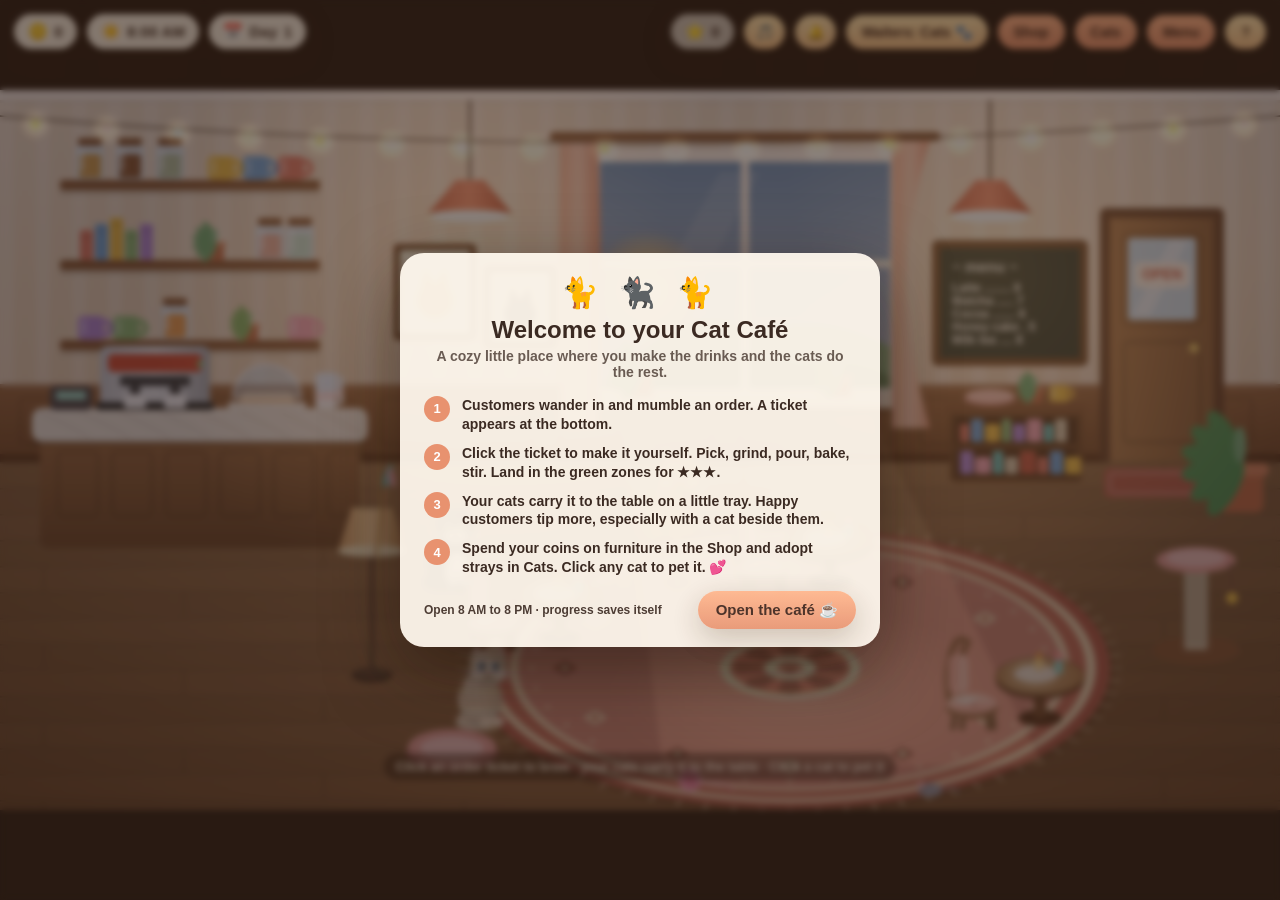
<file: games/cat-cafe/index.html>
<!doctype html><html><head><meta charset=utf8><meta name=viewport content="width=device-width,initial-scale=1,viewport-fit=cover"><style>:root{color-scheme:light;box-sizing:border-box;padding-top:env(safe-area-inset-top,0px);padding-bottom:env(safe-area-inset-bottom,0px)}html{scroll-padding-top:env(safe-area-inset-top,0px)}body{margin:0;padding:0;font:14px -apple-system,BlinkMacSystemFont,sans-serif;background:#faf9f5;color:#141413}img{max-width:100%}[hidden]:not([hidden=until-found i]){display:none!important}</style></head><body>
<title>Cat Café</title>
<link rel="preconnect" href="https://fonts.googleapis.com" />
<link href="https://fonts.googleapis.com/css2?family=Nunito:wght@500;700;900&display=swap" rel="stylesheet" />
<link rel="stylesheet" href="style.css" />
<style>:root { padding: 0 !important; } html, body { height: 100%; }</style>
<div id="stage">
    <canvas id="game"></canvas>

    <div id="hud">
      <div class="hud-left">
        <div class="pill" id="coins"><span class="icon">🪙</span><span id="coins-val">0</span></div>
        <div class="pill" id="clock"><span class="icon">☀️</span><span id="clock-val">8:00</span></div>
        <div class="pill" id="day"><span class="icon">📅</span>Day <span id="day-val">1</span></div>
      </div>
      <div class="hud-right">
        <div class="pill soft" id="rep"><span class="icon">⭐</span><span id="rep-val">0</span></div>
        <button class="btn alt" id="btn-music" title="Music on/off">🎵</button>
        <button class="btn alt" id="btn-sfx" title="Sound effects on/off">🔔</button>
        <button class="btn alt" id="btn-mode" title="Who carries drinks to the table">Waiters: Cats 🐾</button>
        <button class="btn" id="btn-shop">Shop</button>
        <button class="btn" id="btn-cats">Cats</button>
        <button class="btn" id="btn-menu">Menu</button>
        <button class="btn alt" id="btn-help" title="How the game works">?</button>
      </div>
    </div>

    <div id="orders"></div>

    <div id="toast"></div>

    <div id="panel" class="hidden">
      <div class="panel-head">
        <h2 id="panel-title">Cats</h2>
        <button class="btn ghost" id="panel-close">✕</button>
      </div>
      <div id="panel-body"></div>
    </div>

    <div id="kitchen" class="hidden">
      <div class="k-head">
        <div><div id="k-title">☕ Latte</div><div id="k-sub">for table 1</div></div>
        <button class="btn ghost" id="k-close">✕</button>
      </div>
      <div id="k-steps"></div>
      <div id="k-stage"></div>
      <div id="k-hint"></div>
    </div>

    <div id="intro" class="hidden">
      <div class="intro-card">
        <div class="intro-head">
          <div class="intro-cats">🐈 🐈‍⬛ 🐈</div>
          <h1>Welcome to your Cat Café</h1>
          <p>A cozy little place where you make the drinks and the cats do the rest.</p>
        </div>
        <ol class="intro-steps">
          <li><span class="n">1</span><div><b>Customers wander in</b> and mumble an order. A ticket appears at the bottom.</div></li>
          <li><span class="n">2</span><div><b>Click the ticket to make it yourself.</b> Pick, grind, pour, bake, stir. Land in the green zones for ★★★.</div></li>
          <li><span class="n">3</span><div><b>Your cats carry it to the table</b> on a little tray. Happy customers tip more, especially with a cat beside them.</div></li>
          <li><span class="n">4</span><div><b>Spend your coins</b> on furniture in the Shop and adopt strays in Cats. Click any cat to pet it. 💕</div></li>
        </ol>
        <div class="intro-foot">
          <span>Open 8 AM to 8 PM · progress saves itself</span>
          <button class="btn" id="intro-start">Open the café ☕</button>
        </div>
      </div>
    </div>

    <div id="hint">Click an order ticket to brew · your cats carry it to the table · Click a cat to pet it</div>
  </div>

  <script type="module" src="src/main.js"></script>

</body></html>
</file>
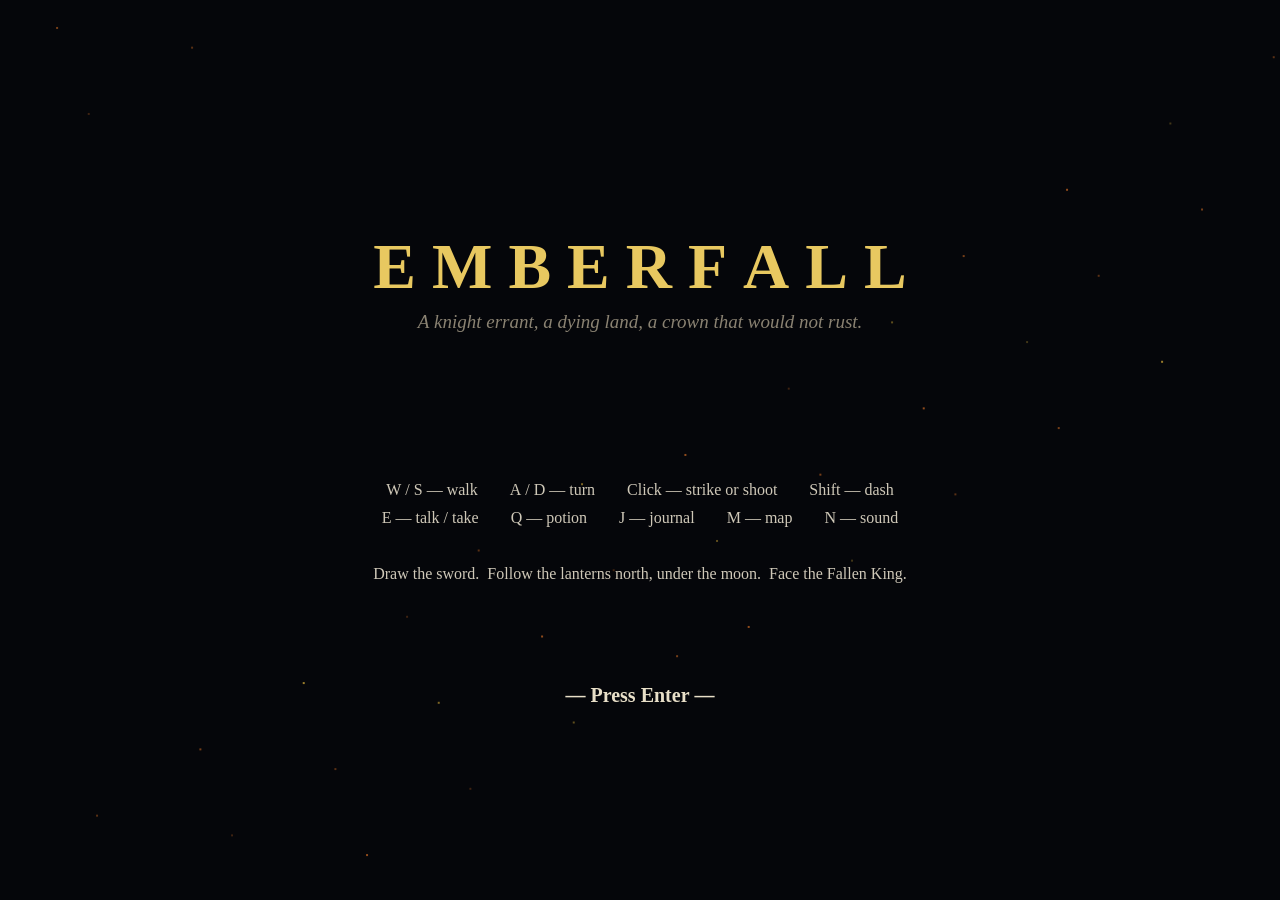
<file: games/emberfall/index.html>
<!doctype html><html><head><meta charset=utf8><meta name=viewport content="width=device-width,initial-scale=1,viewport-fit=cover"><style>:root{color-scheme:light;box-sizing:border-box;padding-top:env(safe-area-inset-top,0px);padding-bottom:env(safe-area-inset-bottom,0px)}html{scroll-padding-top:env(safe-area-inset-top,0px)}body{margin:0;padding:0;font:14px -apple-system,BlinkMacSystemFont,sans-serif;background:#fff;color:#000}img{max-width:100%}[hidden]:not([hidden=until-found i]){display:none!important}</style></head><body>
<title>Emberfall</title>
<style>
html, body {
  margin: 0;
  padding: 0;
  height: 100%;
  overflow: hidden;
  background: #05060a;
}

#game {
  display: block;
  width: 100vw;
  height: 100vh;
  image-rendering: pixelated;
}
body { background: #05060a; }
</style>
<canvas id="game"></canvas>
<script>
'use strict';

// Deterministic random number generator so the world layout is the same
// every playthrough (change the seed in world.js for a new land).
function mulberry32(seed) {
  return function () {
    let t = (seed += 0x6D2B79F5);
    t = Math.imul(t ^ (t >>> 15), t | 1);
    t ^= t + Math.imul(t ^ (t >>> 7), t | 61);
    return ((t ^ (t >>> 14)) >>> 0) / 4294967296;
  };
}

const clamp = (v, a, b) => (v < a ? a : v > b ? b : v);
const dist = (ax, ay, bx, by) => Math.hypot(bx - ax, by - ay);
const angTo = (ax, ay, bx, by) => Math.atan2(by - ay, bx - ax);

// Smallest signed difference between two angles, in [-PI, PI].
function angDiff(a, b) {
  let d = b - a;
  while (d > Math.PI) d -= 2 * Math.PI;
  while (d < -Math.PI) d += 2 * Math.PI;
  return d;
}

// Cheap deterministic per-tile hash for ground color variation.
function tileHash(tx, ty) {
  let h = tx * 374761393 + ty * 668265263;
  h = (h ^ (h >> 13)) * 1274126177;
  return (h ^ (h >> 16)) & 255;
}
'use strict';

// ---------------------------------------------------------------------------
// SOUND — everything is synthesized live with the Web Audio API, so the game
// stays a single file with no audio assets. Music has three moods (explore,
// boss, ending); N toggles all sound.
// ---------------------------------------------------------------------------

const audio = {
  ctx: null, master: null, music: null, sfx: null,
  noise: null, delay: null,
  started: false, muted: false,
  mood: 'explore', nextNote: 0, beat: 0, timer: null,
};

// Called on the first click or key press (browsers require a user gesture).
function audioInit() {
  if (audio.started) return;
  try {
    const C = window.AudioContext || window.webkitAudioContext;
    if (!C) return;
    const ctx = new C();
    audio.ctx = ctx;
    audio.master = ctx.createGain();
    audio.master.gain.value = 0.5;
    audio.master.connect(ctx.destination);
    audio.music = ctx.createGain();
    audio.music.gain.value = 0.22;
    audio.music.connect(audio.master);
    audio.sfx = ctx.createGain();
    audio.sfx.gain.value = 0.5;
    audio.sfx.connect(audio.master);

    // one shared noise buffer for whooshes and hits
    const len = ctx.sampleRate;
    const buf = ctx.createBuffer(1, len, ctx.sampleRate);
    const data = buf.getChannelData(0);
    for (let i = 0; i < len; i++) data[i] = Math.random() * 2 - 1;
    audio.noise = buf;

    // a feedback delay gives the music its cavernous air
    const delay = ctx.createDelay(1);
    delay.delayTime.value = 0.42;
    const fb = ctx.createGain();
    fb.gain.value = 0.34;
    delay.connect(fb); fb.connect(delay);
    delay.connect(audio.music);
    audio.delay = delay;

    // the endless low drone of a dying land
    for (const [freq, vol] of [[73.42, 0.045], [110, 0.03], [73.9, 0.02]]) {
      const o = ctx.createOscillator();
      o.type = 'sawtooth';
      o.frequency.value = freq;
      const f = ctx.createBiquadFilter();
      f.type = 'lowpass';
      f.frequency.value = 260;
      const g = ctx.createGain();
      g.gain.value = vol;
      o.connect(f); f.connect(g); g.connect(audio.music);
      o.start();
    }

    audio.started = true;
    audio.nextNote = ctx.currentTime + 0.5;
    audio.timer = setInterval(audioSchedule, 200);
  } catch (err) { /* no audio device — the game plays silent */ }
}

function audioToggle() {
  if (!audio.started) { audioInit(); if (!audio.started) return; }
  audio.muted = !audio.muted;
  audio.master.gain.setTargetAtTime(audio.muted ? 0 : 0.5, audio.ctx.currentTime, 0.05);
}

function audioMood(mood) { audio.mood = mood; }

// --- the music scheduler: plucks notes a little ahead of time --------------
const SCALES = {
  explore: [146.83, 174.61, 220, 261.63, 293.66, 110, 196, 164.81], // D minor, wandering
  boss:    [73.42, 65.41, 58.27, 87.31],                            // low stabs
  ending:  [293.66, 369.99, 440, 493.88, 587.33],                   // D major, dawn
};

function audioSchedule() {
  if (!audio.started || audio.muted) return;
  const ctx = audio.ctx;
  while (audio.nextNote < ctx.currentTime + 0.6) {
    const t = Math.max(audio.nextNote, ctx.currentTime);
    const scale = SCALES[audio.mood] || SCALES.explore;
    if (audio.mood === 'boss') {
      // driving low stabs with a war-drum thump
      const n = scale[audio.beat % 2 === 0 ? 0 : 1 + (audio.beat >> 1) % 3];
      pluck(t, n, 'sawtooth', 0.09, 0.3, false);
      thump(t, 90, 0.5);
      audio.nextNote += 0.46;
    } else if (audio.mood === 'ending') {
      if (audio.beat % 2 === 0) {
        pluck(t, scale[Math.floor(Math.random() * scale.length)], 'triangle', 0.07, 2.4, true);
      }
      audio.nextNote += 1.1;
    } else {
      // sparse, lonely plucks over the drone
      if (Math.random() < 0.72) {
        pluck(t, scale[Math.floor(Math.random() * scale.length)], 'triangle', 0.055, 2.0, true);
      }
      audio.nextNote += 1.5 + Math.random() * 1.2;
    }
    audio.beat++;
  }
}

function pluck(t, freq, type, vol, decay, echo) {
  const ctx = audio.ctx;
  const o = ctx.createOscillator();
  o.type = type;
  o.frequency.value = freq;
  const g = ctx.createGain();
  g.gain.setValueAtTime(0, t);
  g.gain.linearRampToValueAtTime(vol, t + 0.02);
  g.gain.exponentialRampToValueAtTime(0.0001, t + decay);
  o.connect(g);
  g.connect(audio.music);
  if (echo) g.connect(audio.delay);
  o.start(t); o.stop(t + decay + 0.1);
}

function thump(t, freq, vol) {
  const ctx = audio.ctx;
  const o = ctx.createOscillator();
  o.type = 'sine';
  o.frequency.setValueAtTime(freq, t);
  o.frequency.exponentialRampToValueAtTime(35, t + 0.18);
  const g = ctx.createGain();
  g.gain.setValueAtTime(vol, t);
  g.gain.exponentialRampToValueAtTime(0.0001, t + 0.22);
  o.connect(g); g.connect(audio.music);
  o.start(t); o.stop(t + 0.25);
}

// --- sound effects -----------------------------------------------------------
function noiseBurst(t, dur, filterType, from, to, vol) {
  const ctx = audio.ctx;
  const s = ctx.createBufferSource();
  s.buffer = audio.noise;
  const f = ctx.createBiquadFilter();
  f.type = filterType;
  f.frequency.setValueAtTime(from, t);
  f.frequency.exponentialRampToValueAtTime(Math.max(to, 40), t + dur);
  const g = ctx.createGain();
  g.gain.setValueAtTime(vol, t);
  g.gain.exponentialRampToValueAtTime(0.0001, t + dur);
  s.connect(f); f.connect(g); g.connect(audio.sfx);
  s.start(t); s.stop(t + dur + 0.05);
}

function tone(t, from, to, type, dur, vol, dest) {
  const ctx = audio.ctx;
  const o = ctx.createOscillator();
  o.type = type;
  o.frequency.setValueAtTime(from, t);
  if (to !== from) o.frequency.exponentialRampToValueAtTime(Math.max(to, 20), t + dur);
  const g = ctx.createGain();
  g.gain.setValueAtTime(vol, t);
  g.gain.exponentialRampToValueAtTime(0.0001, t + dur);
  o.connect(g); g.connect(dest || audio.sfx);
  o.start(t); o.stop(t + dur + 0.05);
}

function sfx(name) {
  if (!audio.started || audio.muted) return;
  try {
    const t = audio.ctx.currentTime;
    switch (name) {
      case 'swing':
        noiseBurst(t, 0.16, 'bandpass', 2600, 500, 0.4);
        break;
      case 'hit':
        noiseBurst(t, 0.1, 'lowpass', 1800, 300, 0.5);
        tone(t, 160, 70, 'square', 0.1, 0.25);
        break;
      case 'arrow':
        noiseBurst(t, 0.1, 'highpass', 1500, 4000, 0.25);
        tone(t, 900, 300, 'sine', 0.08, 0.2);
        break;
      case 'kill':
        noiseBurst(t, 0.3, 'lowpass', 900, 120, 0.4);
        tone(t, 220, 60, 'sawtooth', 0.3, 0.2);
        break;
      case 'hurt':
        tone(t, 140, 55, 'sawtooth', 0.22, 0.4);
        noiseBurst(t, 0.15, 'lowpass', 700, 150, 0.3);
        break;
      case 'pickup':
        tone(t, 660, 660, 'sine', 0.08, 0.25);
        tone(t + 0.08, 990, 990, 'sine', 0.12, 0.25);
        break;
      case 'potion':
        for (let i = 0; i < 3; i++) tone(t + i * 0.07, 300 + i * 160, 380 + i * 160, 'sine', 0.09, 0.2);
        break;
      case 'sworddraw':
        noiseBurst(t, 0.3, 'highpass', 2500, 6500, 0.3);
        tone(t + 0.05, 1320, 1318, 'sine', 1.4, 0.18);
        tone(t + 0.05, 1980, 1975, 'sine', 1.0, 0.08);
        break;
      case 'quest':
        tone(t, 587, 587, 'triangle', 0.25, 0.25);
        tone(t + 0.18, 880, 880, 'triangle', 0.5, 0.25);
        break;
      case 'level':
        for (let i = 0; i < 4; i++) tone(t + i * 0.09, [294, 370, 440, 587][i], [294, 370, 440, 587][i], 'triangle', 0.25, 0.22);
        break;
      case 'roar':
        tone(t, 110, 40, 'sawtooth', 1.1, 0.5);
        tone(t, 165, 55, 'sawtooth', 1.1, 0.3);
        noiseBurst(t, 0.9, 'lowpass', 500, 90, 0.35);
        break;
      case 'bossdie':
        thump(t, 120, 0.8);
        tone(t, 98, 30, 'sawtooth', 1.8, 0.4);
        noiseBurst(t + 0.1, 1.4, 'lowpass', 800, 60, 0.4);
        tone(t + 0.6, 587, 587, 'sine', 2.2, 0.15);
        break;
      case 'death':
        tone(t, 330, 70, 'sawtooth', 1.3, 0.3);
        noiseBurst(t, 0.8, 'lowpass', 600, 80, 0.3);
        break;
      case 'bolt':
        noiseBurst(t, 0.18, 'bandpass', 500, 1600, 0.2);
        tone(t, 240, 480, 'sine', 0.15, 0.15);
        break;
    }
  } catch (err) { /* never let a sound break the game */ }
}
'use strict';

// ---------------------------------------------------------------------------
// The world of Emberfall: a 96x96 tile map generated deterministically.
// Layout: village in the center-south, three sigil ruins (west / east / south),
// and the cursed castle of King Maldrich in the north.
// ---------------------------------------------------------------------------

const TILE = 32;
const MW = 96;
const MH = 96;

const T = { GRASS: 0, TREE: 1, WATER: 2, WALL: 3, FLOOR: 4, PATH: 5, GATE: 6 };

const world = {
  map: new Uint8Array(MW * MH),
  lights: [],     // {x, y, r, warm} static light sources
  decors: [],     // {x, y, kind} campfire / braziers / gravestones
  spawns: [],     // {x, y, type} enemy spawn points
  pickups: [],    // {x, y, type, val}
  npcs: [],       // {x, y, name, kind}
  lores: [],      // {x, y, text} readable standing stones
  gateTiles: [],
  dungeons: [],   // {x, y, id, name} first-person dungeon entrances (unused in the simple quest)
  shrine: { x: 0, y: 0, taken: false }, // the sword in the stone
  playerSpawn: { x: 0, y: 0 },
  bossSpawn: { x: 0, y: 0 },
  village: { tx: 48, ty: 62 },
};

function getT(tx, ty) {
  if (tx < 0 || ty < 0 || tx >= MW || ty >= MH) return T.WALL;
  return world.map[ty * MW + tx];
}

function setT(tx, ty, t) {
  if (tx >= 0 && ty >= 0 && tx < MW && ty < MH) world.map[ty * MW + tx] = t;
}

function px(tx) { return tx * TILE + TILE / 2; } // tile center in pixels

function genWorld() {
  const rng = mulberry32(20260831);
  world.lights.length = 0;
  world.decors.length = 0;
  world.spawns.length = 0;
  world.pickups.length = 0;
  world.npcs.length = 0;
  world.lores.length = 0;
  world.gateTiles.length = 0;
  world.dungeons.length = 0;
  world.map.fill(T.GRASS);

  // --- mountains ring the edge of the world ---
  for (let i = 0; i < MW; i++) {
    for (let b = 0; b < 3; b++) {
      setT(i, b, T.WALL); setT(i, MH - 1 - b, T.WALL);
      setT(b, i, T.WALL); setT(MW - 1 - b, i, T.WALL);
    }
  }

  // --- lakes: a few blobby random walks ---
  for (let l = 0; l < 4; l++) {
    let lx = 10 + Math.floor(rng() * (MW - 20));
    let ly = 30 + Math.floor(rng() * (MH - 45));
    for (let s = 0; s < 50; s++) {
      for (let dx = -1; dx <= 1; dx++)
        for (let dy = -1; dy <= 1; dy++)
          if (getT(lx + dx, ly + dy) === T.GRASS) setT(lx + dx, ly + dy, T.WATER);
      lx += Math.floor(rng() * 3) - 1;
      ly += Math.floor(rng() * 3) - 1;
      lx = clamp(lx, 5, MW - 6); ly = clamp(ly, 5, MH - 6);
    }
  }

  // --- forests: many small tree clusters ---
  for (let c = 0; c < 300; c++) {
    const cx = 4 + Math.floor(rng() * (MW - 8));
    const cy = 4 + Math.floor(rng() * (MH - 8));
    const rad = 1 + Math.floor(rng() * 3);
    for (let dx = -rad; dx <= rad; dx++) {
      for (let dy = -rad; dy <= rad; dy++) {
        if (dx * dx + dy * dy <= rad * rad && rng() < 0.65 &&
            getT(cx + dx, cy + dy) === T.GRASS) {
          setT(cx + dx, cy + dy, T.TREE);
        }
      }
    }
  }

  // --- scattered gravestones for atmosphere (denser in the south) ---
  for (let g = 0; g < 40; g++) {
    const gx = 6 + Math.floor(rng() * (MW - 12));
    const gy = 40 + Math.floor(rng() * (MH - 46));
    if (getT(gx, gy) === T.GRASS) {
      world.decors.push({ x: px(gx), y: px(gy), kind: 'grave' });
    }
  }

  // --- the village: a cleared circle with a campfire ---
  const V = world.village;
  for (let dx = -8; dx <= 8; dx++) {
    for (let dy = -8; dy <= 8; dy++) {
      if (dx * dx + dy * dy <= 64) setT(V.tx + dx, V.ty + dy, T.GRASS);
    }
  }
  for (let dx = -2; dx <= 2; dx++)
    for (let dy = -2; dy <= 2; dy++)
      setT(V.tx + dx, V.ty + dy, T.PATH);
  world.decors.push({ x: px(V.tx), y: px(V.ty), kind: 'campfire' });
  world.lights.push({ x: px(V.tx), y: px(V.ty), r: 170, warm: true });
  world.playerSpawn = { x: px(V.tx), y: px(V.ty + 3) };

  world.npcs.push({ x: px(V.tx - 2), y: px(V.ty - 1), name: 'Elder Rowena', kind: 'elder' });
  world.npcs.push({ x: px(V.tx + 2), y: px(V.ty - 1), name: 'Trader Osric', kind: 'trader' });

  // the sword in the stone, on the village's eastern edge
  setT(V.tx + 6, V.ty, T.GRASS);
  world.shrine = { x: px(V.tx + 6), y: px(V.ty), taken: false };
  world.decors.push({ x: px(V.tx + 6), y: px(V.ty), kind: 'shrine' });
  world.lights.push({ x: px(V.tx + 6), y: px(V.ty), r: 110, warm: false });

  // --- three sigil ruins ---
  const ruins = [
    { tx: 16, ty: 48 }, // west woods
    { tx: 80, ty: 48 }, // eastern marsh
    { tx: 48, ty: 84 }, // southern gravehill
  ];
  for (const r of ruins) makeRuin(r.tx, r.ty, rng);

  // --- the castle of the Fallen King ---
  const CX0 = 36, CX1 = 60, CY0 = 6, CY1 = 26;
  for (let tx = CX0; tx <= CX1; tx++) {
    for (let ty = CY0; ty <= CY1; ty++) {
      const edge = tx === CX0 || tx === CX1 || ty === CY0 || ty === CY1;
      setT(tx, ty, edge ? T.WALL : T.FLOOR);
    }
  }
  for (let tx = 47; tx <= 49; tx++) {
    setT(tx, CY1, T.GATE);
    world.gateTiles.push({ tx, ty: CY1 });
  }
  // throne dais
  for (let tx = 46; tx <= 50; tx++)
    for (let ty = CY0 + 2; ty <= CY0 + 5; ty++)
      setT(tx, ty, T.PATH);
  world.bossSpawn = { x: px(48), y: px(CY0 + 4) };
  for (const [lx, ly] of [[38, 8], [58, 8], [38, 24], [58, 24], [44, 8], [52, 8]]) {
    world.decors.push({ x: px(lx), y: px(ly), kind: 'brazier' });
    world.lights.push({ x: px(lx), y: px(ly), r: 130, warm: true });
  }

  // --- paths from the village to every point of interest ---
  carvePath(V.tx, V.ty - 3, 48, CY1 + 1);        // the North Road, to the castle gate
  carvePath(V.tx - 3, V.ty, ruins[0].tx, ruins[0].ty + 5); // west ruin
  carvePath(V.tx + 3, V.ty, ruins[1].tx, ruins[1].ty + 5); // east ruin
  carvePath(V.tx, V.ty + 3, ruins[2].tx, ruins[2].ty + 5); // south ruin

  // --- the scenic North Road: paired lantern posts make a corridor of light ---
  for (let ly = 28; ly <= 58; ly += 3) {
    for (const side of [46, 51]) {
      setT(side, ly, T.GRASS);
      world.decors.push({ x: px(side), y: px(ly), kind: 'lantern' });
      world.lights.push({ x: px(side), y: px(ly), r: 135, warm: true });
    }
  }

  // --- lore stones (now pure scenery and story) ---
  addLore(34, 56, 'Here fell Ser Adric, who rode north and did not return. "The crown is cursed," they told him. He laughed.');
  addLore(62, 72, 'When the sun guttered out, King Maldrich swore he would buy it back with blood. The blood he spent was ours.');
  addLore(50, 38, 'A traveler’s mark: "From this bend you can see the whole road home. Rest here. The gate will still be there."');

  // --- enemies (a gentle land now — the real fight waits on the throne) ---
  // a few wolves in the far wilds
  let placed = 0, guard = 0;
  while (placed < 8 && guard++ < 4000) {
    const tx = 6 + Math.floor(rng() * (MW - 12));
    const ty = 30 + Math.floor(rng() * (MH - 36));
    const far = Math.hypot(tx - V.tx, ty - V.ty) > 20;
    if (far && getT(tx, ty) === T.GRASS) {
      world.spawns.push({ x: px(tx), y: px(ty), type: 'wolf' });
      placed++;
    }
  }
  // a couple of skeletons dozing at each ruin
  for (const r of ruins) {
    for (const [ox, oy] of [[-7, 0], [0, 7]]) {
      const tx = r.tx + ox, ty = r.ty + oy;
      if (getT(tx, ty) !== T.WALL && getT(tx, ty) !== T.WATER) {
        world.spawns.push({ x: px(tx), y: px(ty), type: 'skeleton' });
      }
    }
  }
  // one lone wraith drifts off the road's edge — a taste of what waits north
  world.spawns.push({ x: px(44), y: px(36), type: 'wraith' });
  // a thin honor guard inside the castle
  for (const [tx, ty] of [[42, 12], [54, 12]]) {
    world.spawns.push({ x: px(tx), y: px(ty), type: 'skeleton' });
  }
  world.spawns.push({ x: world.bossSpawn.x, y: world.bossSpawn.y, type: 'boss' });

  // --- treasure scattered in the wilds ---
  placed = 0; guard = 0;
  while (placed < 12 && guard++ < 4000) {
    const tx = 6 + Math.floor(rng() * (MW - 12));
    const ty = 30 + Math.floor(rng() * (MH - 36));
    if (getT(tx, ty) === T.GRASS && Math.hypot(tx - V.tx, ty - V.ty) > 10) {
      world.pickups.push({ x: px(tx), y: px(ty), type: 'gold', val: 4 + Math.floor(rng() * 6) });
      placed++;
    }
  }
  // quivers of arrows left by less fortunate travelers
  placed = 0; guard = 0;
  while (placed < 8 && guard++ < 4000) {
    const tx = 6 + Math.floor(rng() * (MW - 12));
    const ty = 28 + Math.floor(rng() * (MH - 34));
    if (getT(tx, ty) === T.GRASS && Math.hypot(tx - V.tx, ty - V.ty) > 8) {
      world.pickups.push({ x: px(tx), y: px(ty), type: 'arrows', val: 5 });
      placed++;
    }
  }
}

function makeRuin(cx, cy, rng) {
  const w = 5, h = 4;
  for (let tx = cx - w; tx <= cx + w; tx++) {
    for (let ty = cy - h; ty <= cy + h; ty++) {
      const edge = tx === cx - w || tx === cx + w || ty === cy - h || ty === cy + h;
      setT(tx, ty, edge && rng() < 0.7 ? T.WALL : T.FLOOR);
    }
  }
  // guaranteed south entrance
  setT(cx, cy + h, T.FLOOR);
  setT(cx + 1, cy + h, T.FLOOR);
  // corner braziers still burning after all these years
  for (const [ox, oy] of [[-w + 1, -h + 1], [w - 1, -h + 1], [-w + 1, h - 1], [w - 1, h - 1]]) {
    world.decors.push({ x: px(cx + ox), y: px(cy + oy), kind: 'brazier' });
    world.lights.push({ x: px(cx + ox), y: px(cy + oy), r: 110, warm: true });
  }
  world.pickups.push({ x: px(cx - 3), y: px(cy - 2), type: 'potion' });
}

// Carve a 2-wide L-shaped dirt path (x leg, then y leg). Only soft terrain
// (grass / trees / water) is overwritten, so walls stay intact.
function carvePath(x0, y0, x1, y1) {
  const soft = (t) => t === T.GRASS || t === T.TREE || t === T.WATER;
  const put = (tx, ty) => {
    for (let dx = 0; dx < 2; dx++)
      for (let dy = 0; dy < 2; dy++)
        if (soft(getT(tx + dx, ty + dy))) setT(tx + dx, ty + dy, T.PATH);
  };
  let x = x0, y = y0;
  while (x !== x1) { put(x, y); x += x < x1 ? 1 : -1; }
  while (y !== y1) { put(x, y); y += y < y1 ? 1 : -1; }
  put(x, y);
}

function addLore(tx, ty, text) {
  setT(tx, ty, T.GRASS);
  world.lores.push({ x: px(tx), y: px(ty), text });
}
'use strict';

function makePlayer(x, y) {
  return {
    x, y, r: 10,
    hp: 200, maxHp: 200,
    dmg: 15, speed: 165,
    face: -Math.PI / 2,        // facing angle (starts looking north)
    hasSword: false,           // the old blade waits in the stone
    level: 1, xp: 0, xpNext: 40,
    gold: 0, potions: 2, sigils: 0,
    arrows: 25, bowCd: 0,
    atkCd: 0, swing: 0, swingDir: 0,
    dodgeCd: 0, dodging: 0, dodgeDirX: 0, dodgeDirY: 0,
    inv: 0,                     // invulnerability time after a hit / dodge
    lastHurt: 99,               // seconds since last damage (drives regen)
  };
}

const ENEMY_TYPES = {
  wolf:     { hp: 20,  dmg: 5,  speed: 120, aggro: 200, xp: 12,  r: 10 },
  skeleton: { hp: 35,  dmg: 8,  speed: 80,  aggro: 190, xp: 22,  r: 11 },
  wraith:   { hp: 30,  dmg: 8,  speed: 100, aggro: 250, xp: 32,  r: 11, ghost: true },
  boss:     { hp: 300, dmg: 16, speed: 110, aggro: 330, xp: 200, r: 18, boss: true },
};

function makeEnemy(x, y, type) {
  const s = ENEMY_TYPES[type];
  return {
    x, y, type,
    r: s.r, hp: s.hp, hpMax: s.hp,
    dmg: s.dmg, speed: s.speed, aggro: s.aggro, xp: s.xp,
    ghost: !!s.ghost, boss: !!s.boss,
    homeX: x, homeY: y,
    wanderT: 0, wx: 0, wy: 0,   // wander timer + direction
    touchCd: 0,                  // cooldown between contact hits
    fireT: 1 + Math.random(),    // wraith shadow-bolt timer
    volleyT: 2,                  // boss volley timer
    kx: 0, ky: 0,                // knockback velocity
    hurtT: 0,                    // hit-flash timer
    aggroed: false,
    chargeT: 3, charging: 0, chDirX: 0, chDirY: 0, // boss charge attack
    spawnedAdds: false,
    dead: false,
  };
}
'use strict';

// ---------------------------------------------------------------------------
// FIRST-PERSON DUNGEONS — a raycasting renderer (Wolfenstein-style DDA).
// Descending a stairway switches the game from top-down to a claustrophobic
// first-person view: fog, torchlight, billboard monsters, chests, a relic.
// ---------------------------------------------------------------------------

const DG_DEFS = {
  barrow:  { name: 'Barrow of the Pale Count', wall: [82, 96, 132],  fogFloor: '#0a0c14', seed: 411 },
  ossuary: { name: 'The Ossuary',              wall: [128, 112, 84], fogFloor: '#100c08', seed: 902 },
};

const DG_SIZE = 21;
const DG_ENEMY = {
  skeleton: { hp: 45, dmg: 10, speed: 1.15, xp: 20 },
  wraith:   { hp: 40, dmg: 13, speed: 1.55, xp: 28 },
};

let dungeonStates = {}; // persisted per game so cleared halls stay cleared
let dg = null;          // active dungeon state
let dgFloaters = [];    // screen-space loot/xp text in the dungeon

function resetDungeons() { dungeonStates = {}; dg = null; dgFloaters = []; }

function dgAt(g, x, y) {
  if (x < 0 || y < 0 || x >= DG_SIZE || y >= DG_SIZE) return 1;
  return g[y * DG_SIZE + x];
}

function genDungeon(id) {
  const def = DG_DEFS[id];
  const rng = mulberry32(def.seed);
  const grid = new Uint8Array(DG_SIZE * DG_SIZE).fill(1);

  // drunkard-walk carving from the entry, plus a few stamped rooms
  let x = 2, y = 2;
  grid[y * DG_SIZE + x] = 0;
  for (let s = 0; s < 900; s++) {
    const r = rng();
    if (r < 0.25 && x > 1) x--;
    else if (r < 0.5 && x < DG_SIZE - 2) x++;
    else if (r < 0.75 && y > 1) y--;
    else if (y < DG_SIZE - 2) y++;
    grid[y * DG_SIZE + x] = 0;
  }
  for (let room = 0; room < 4; room++) {
    const rx = 2 + Math.floor(rng() * (DG_SIZE - 7));
    const ry = 2 + Math.floor(rng() * (DG_SIZE - 7));
    for (let dx = 0; dx < 3 + Math.floor(rng() * 2); dx++)
      for (let dy = 0; dy < 3; dy++)
        grid[(ry + dy) * DG_SIZE + (rx + dx)] = 0;
  }
  grid[2 * DG_SIZE + 2] = 0;

  // open cells sorted by distance from the entry — loot goes deep
  const open = [];
  for (let ty = 1; ty < DG_SIZE - 1; ty++)
    for (let tx = 1; tx < DG_SIZE - 1; tx++)
      if (dgAt(grid, tx, ty) === 0) open.push({ x: tx + 0.5, y: ty + 0.5, d: Math.hypot(tx - 2, ty - 2) });
  open.sort((a, b) => a.d - b.d);

  const far = (frac) => open[Math.min(open.length - 1, Math.floor(open.length * frac))];

  const sprites = [
    { kind: 'stairs', x: 2.5, y: 2.5 },
    { kind: 'chest', x: far(0.55).x, y: far(0.55).y, loot: 'gold', opened: false },
    { kind: 'chest', x: far(0.75).x, y: far(0.75).y, loot: 'supplies', opened: false },
    { kind: 'chest', x: far(0.999).x, y: far(0.999).y, loot: 'relic', opened: false },
  ];
  for (let b = 0; b < 6; b++) {
    const c = open[Math.floor(rng() * open.length)];
    sprites.push({ kind: 'brazier', x: c.x, y: c.y });
  }

  const enemies = [];
  const mix = id === 'barrow' ? ['skeleton', 'skeleton', 'skeleton', 'skeleton', 'wraith', 'wraith']
                              : ['skeleton', 'skeleton', 'skeleton', 'wraith', 'wraith', 'wraith'];
  for (const type of mix) {
    let c = null, guard = 0;
    do { c = open[Math.floor(rng() * open.length)]; } while (c.d < 5 && guard++ < 60);
    const s = DG_ENEMY[type];
    enemies.push({
      x: c.x, y: c.y, type, hp: s.hp, hpMax: s.hp, dmg: s.dmg,
      speed: s.speed, xp: s.xp, touchCd: 0, hurtT: 0, dead: false,
    });
  }

  return { id, def, grid, sprites, enemies, darts: [] };
}

function enterDungeon(info) {
  if (!dungeonStates[info.id]) dungeonStates[info.id] = genDungeon(info.id);
  dg = dungeonStates[info.id];
  dg.px = 2.5; dg.py = 2.5; dg.ang = Math.PI / 4;
  dg.swingT = 0; dg.walk = 0; dg.returnX = info.x; dg.returnY = info.y + 26;
  dgFloaters = [];
  interactTarget = null;
  mode = 'dungeon';
  banner.txt = dg.def.name; banner.ttl = 3.2; banner.last = '';
  if (!getQuest('relics')) {
    addQuest('relics', 'Bones Below', 'Two relics lie in the deep places of Emberfall — the Barrow and the Ossuary. Claim them both.');
    getQuest('relics').goal = 2;
  }
  msg('A / D turn — W / S walk — click to strike or shoot — E to open and ascend.');
}

function dgSolid(x, y) {
  const r = 0.22;
  return dgAt(dg.grid, Math.floor(x - r), Math.floor(y - r)) ||
         dgAt(dg.grid, Math.floor(x + r), Math.floor(y - r)) ||
         dgAt(dg.grid, Math.floor(x - r), Math.floor(y + r)) ||
         dgAt(dg.grid, Math.floor(x + r), Math.floor(y + r));
}

function dgFloat(txt, color) { dgFloaters.push({ txt, color, ttl: 1.6 }); }

function dungeonUpdate(dt) {
  const p = player;

  // turning + walking
  const turn = (keys['d'] || keys['arrowright'] ? 1 : 0) - (keys['a'] || keys['arrowleft'] ? 1 : 0);
  dg.ang += turn * 2.6 * dt;
  const fwd = (keys['w'] || keys['arrowup'] ? 1 : 0) - (keys['s'] || keys['arrowdown'] ? 1 : 0);
  if (fwd) {
    const sp = 2.6 * fwd * dt;
    const nx = dg.px + Math.cos(dg.ang) * sp;
    const ny = dg.py + Math.sin(dg.ang) * sp;
    if (!dgSolid(nx, dg.py)) dg.px = nx;
    if (!dgSolid(dg.px, ny)) dg.py = ny;
    dg.walk += dt * Math.abs(fwd);
  }
  dg.swingT = Math.max(0, dg.swingT - dt);

  // strike (close) or loose an arrow (far)
  if ((mouseClicked || pressed[' ']) && p.atkCd <= 0) {
    let target = null, bd = 1.5;
    for (const e of dg.enemies) {
      if (e.dead) continue;
      const d = Math.hypot(e.x - dg.px, e.y - dg.py);
      const a = Math.atan2(e.y - dg.py, e.x - dg.px);
      if (d < bd && Math.abs(angDiff(dg.ang, a)) < 0.75) { target = e; bd = d; }
    }
    if (target) {
      p.atkCd = 0.45;
      dg.swingT = 0.2;
      dgHitEnemy(target, p.dmg);
      const a = Math.atan2(target.y - dg.py, target.x - dg.px);
      const kx = target.x + Math.cos(a) * 0.35, ky = target.y + Math.sin(a) * 0.35;
      if (!dgSolid(kx, ky)) { target.x = kx; target.y = ky; }
    } else if (p.arrows > 0) {
      p.atkCd = 0.42;
      p.arrows--;
      dg.swingT = 0.12;
      dg.darts.push({
        x: dg.px + Math.cos(dg.ang) * 0.35, y: dg.py + Math.sin(dg.ang) * 0.35,
        vx: Math.cos(dg.ang) * 9, vy: Math.sin(dg.ang) * 9, ttl: 1.4,
      });
    } else {
      p.atkCd = 0.42;
      dg.swingT = 0.2;
      if (mouseClicked) msg('Nothing in reach — and no arrows to loose.');
    }
  }

  // arrows in flight
  for (const dart of dg.darts) {
    dart.ttl -= dt;
    dart.x += dart.vx * dt;
    dart.y += dart.vy * dt;
    if (dgAt(dg.grid, Math.floor(dart.x), Math.floor(dart.y))) { dart.ttl = 0; continue; }
    for (const e of dg.enemies) {
      if (e.dead) continue;
      if (Math.hypot(e.x - dart.x, e.y - dart.y) < 0.4) {
        dart.ttl = 0;
        dgHitEnemy(e, Math.max(6, Math.round(p.dmg * 0.75)));
        break;
      }
    }
  }
  dg.darts = dg.darts.filter((d) => d.ttl > 0);

  // the dead things walk
  for (const e of dg.enemies) {
    if (e.dead) continue;
    e.touchCd = Math.max(0, e.touchCd - dt);
    e.hurtT = Math.max(0, e.hurtT - dt);
    const d = Math.hypot(dg.px - e.x, dg.py - e.y);
    if (d < 7 && d > 0.55) {
      const a = Math.atan2(dg.py - e.y, dg.px - e.x);
      const nx = e.x + Math.cos(a) * e.speed * dt;
      const ny = e.y + Math.sin(a) * e.speed * dt;
      if (!dgSolid(nx, e.y)) e.x = nx;
      if (!dgSolid(e.x, ny)) e.y = ny;
    }
    if (d < 0.7 && e.touchCd <= 0 && p.inv <= 0) {
      e.touchCd = 0.9;
      p.hp -= e.dmg;
      p.inv = 0.6;
      p.lastHurt = 0;
      shake = 6;
      dgFloat('-' + e.dmg, '#e86060');
    }
  }

  // interact: chests and the way out
  if (pressed['e']) {
    let used = false;
    for (const s of dg.sprites) {
      const d = Math.hypot(s.x - dg.px, s.y - dg.py);
      if (s.kind === 'chest' && !s.opened && d < 1.1) {
        s.opened = true;
        used = true;
        openChest(s);
        break;
      }
      if (s.kind === 'stairs' && d < 1.1) {
        used = true;
        leaveDungeon();
        break;
      }
    }
    if (!used) { /* nothing near — the dark keeps its secrets */ }
  }

  for (const f of dgFloaters) f.ttl -= dt;
  dgFloaters = dgFloaters.filter((f) => f.ttl > 0);
}

function dgHitEnemy(e, dmg) {
  e.hp -= dmg;
  e.hurtT = 0.15;
  dgFloat(dmg + '', '#f0e6c8');
  if (e.hp <= 0) {
    e.dead = true;
    gainXp(e.xp);
    const g = 2 + Math.floor(Math.random() * 5);
    player.gold += g;
    dgFloat('+' + e.xp + ' xp   +' + g + 'g', '#b48ce8');
  }
}

function openChest(s) {
  if (s.loot === 'relic') {
    player.dmg += 4;
    const q = getQuest('relics');
    q.count++;
    msg('A relic of the old order — your blade drinks its weight. (+4 damage)');
    if (q.count >= q.goal) {
      completeQuest('relics');
      player.maxHp += 20;
      player.hp = player.maxHp;
      msg('Both relics hum in your pack. You feel unbreakable. (+20 max health)');
    }
  } else if (s.loot === 'supplies') {
    player.potions += 2;
    player.arrows += 8;
    msg('Inside: two potions and a bundle of arrows, dry after all these years.');
  } else {
    const g = 15 + Math.floor(Math.random() * 16);
    player.gold += g;
    msg('Old coin, older dust — ' + g + ' gold.');
  }
}

function leaveDungeon() {
  mode = 'overworld';
  player.x = dg.returnX;
  player.y = dg.returnY;
  banner.last = '';
  msg('You climb back into the night air.');
}

// ---------------------------------------------------------------------------
// RENDERING — DDA raycaster + billboard sprites + a sword in your hands.
// ---------------------------------------------------------------------------
function dungeonDraw() {
  const w = canvas.width, h = canvas.height;
  const colW = 2;
  const dirX = Math.cos(dg.ang), dirY = Math.sin(dg.ang);
  const planeX = -dirY * 0.66, planeY = dirX * 0.66;
  const flicker = 0.92 + Math.sin(time * 9) * 0.05 + Math.sin(time * 23) * 0.03;
  const [wr, wg, wb] = dg.def.wall;

  // ceiling and floor
  let grad = ctx.createLinearGradient(0, 0, 0, h / 2);
  grad.addColorStop(0, '#030308');
  grad.addColorStop(1, '#000000');
  ctx.fillStyle = grad;
  ctx.fillRect(0, 0, w, h / 2);
  grad = ctx.createLinearGradient(0, h / 2, 0, h);
  grad.addColorStop(0, '#000000');
  grad.addColorStop(1, dg.def.fogFloor);
  ctx.fillStyle = grad;
  ctx.fillRect(0, h / 2, w, h / 2);

  // walls
  const zbuf = new Float32Array(Math.ceil(w / colW));
  for (let c = 0; c < w; c += colW) {
    const cameraX = (2 * c) / w - 1;
    const rx = dirX + planeX * cameraX;
    const ry = dirY + planeY * cameraX;
    let mapX = Math.floor(dg.px), mapY = Math.floor(dg.py);
    const ddx = Math.abs(1 / (rx || 1e-9)), ddy = Math.abs(1 / (ry || 1e-9));
    let stepX, stepY, sideX, sideY;
    if (rx < 0) { stepX = -1; sideX = (dg.px - mapX) * ddx; } else { stepX = 1; sideX = (mapX + 1 - dg.px) * ddx; }
    if (ry < 0) { stepY = -1; sideY = (dg.py - mapY) * ddy; } else { stepY = 1; sideY = (mapY + 1 - dg.py) * ddy; }
    let side = 0, guard = 0;
    while (guard++ < 64) {
      if (sideX < sideY) { sideX += ddx; mapX += stepX; side = 0; }
      else { sideY += ddy; mapY += stepY; side = 1; }
      if (dgAt(dg.grid, mapX, mapY)) break;
    }
    const dist = side === 0 ? sideX - ddx : sideY - ddy;
    zbuf[c / colW] = dist;
    const lineH = Math.min(h * 2.2, h / Math.max(dist, 0.05));
    // where along the wall block this ray landed — gives blocks visible seams
    const wallX = side === 0 ? dg.py + dist * ry : dg.px + dist * rx;
    const frac = wallX - Math.floor(wallX);
    let shade = clamp(1.35 / (1 + dist * 0.5), 0.03, 1) * flicker * (side ? 0.72 : 1);
    if (frac < 0.06 || frac > 0.94) shade *= 0.62;
    ctx.fillStyle = 'rgb(' + Math.round(wr * shade) + ',' + Math.round(wg * shade) + ',' + Math.round(wb * shade) + ')';
    ctx.fillRect(c, (h - lineH) / 2, colW, lineH);
  }

  // sprites, farthest first
  const list = [];
  for (const s of dg.sprites) list.push(s);
  for (const e of dg.enemies) if (!e.dead) list.push(e);
  for (const dart of dg.darts) list.push({ kind: 'dart', x: dart.x, y: dart.y });
  const proj = [];
  const invDet = 1 / (planeX * dirY - dirX * planeY);
  for (const s of list) {
    const sx = s.x - dg.px, sy = s.y - dg.py;
    const tX = invDet * (dirY * sx - dirX * sy);
    const tY = invDet * (-planeY * sx + planeX * sy);
    if (tY <= 0.15) continue;
    proj.push({ s, tX, tY });
  }
  proj.sort((a, b) => b.tY - a.tY);
  for (const pr of proj) {
    const { s, tX, tY } = pr;
    const screenX = (w / 2) * (1 + tX / tY);
    const col = Math.floor(screenX / colW);
    if (col >= 0 && col < zbuf.length && zbuf[col] < tY - 0.15) continue; // behind a wall
    const size = h / tY;
    const floorY = h / 2 + size / 2;
    const shade = clamp(1.4 / (1 + tY * 0.42), 0.1, 1) * flicker;
    drawDgSprite(s, screenX, floorY, size, shade);
  }

  drawDgWeapon(w, h);

  // crosshair
  ctx.strokeStyle = 'rgba(232,223,192,0.6)';
  ctx.lineWidth = 1.5;
  ctx.beginPath();
  ctx.moveTo(w / 2 - 6, h / 2); ctx.lineTo(w / 2 - 2, h / 2);
  ctx.moveTo(w / 2 + 2, h / 2); ctx.lineTo(w / 2 + 6, h / 2);
  ctx.moveTo(w / 2, h / 2 - 6); ctx.lineTo(w / 2, h / 2 - 2);
  ctx.moveTo(w / 2, h / 2 + 2); ctx.lineTo(w / 2, h / 2 + 6);
  ctx.stroke();

  // hurt flash
  if (player.inv > 0.35) {
    ctx.fillStyle = 'rgba(160,20,20,' + (player.inv - 0.35) * 0.8 + ')';
    ctx.fillRect(0, 0, w, h);
  }

  // interact hint
  let hint = '';
  for (const s of dg.sprites) {
    const d = Math.hypot(s.x - dg.px, s.y - dg.py);
    if (s.kind === 'chest' && !s.opened && d < 1.1) hint = '[E]  Open the chest';
    else if (s.kind === 'stairs' && d < 1.1) hint = '[E]  Ascend to the surface';
  }
  if (hint) {
    ctx.textAlign = 'center';
    ctx.font = '15px Georgia, serif';
    ctx.fillStyle = '#f0e6c8';
    ctx.fillText(hint, w / 2, h - 96);
  }

  // floating combat text, stacked above the crosshair
  ctx.textAlign = 'center';
  ctx.font = 'bold 15px Georgia, serif';
  let fy = h / 2 - 50;
  for (let i = dgFloaters.length - 1; i >= 0; i--) {
    const f = dgFloaters[i];
    ctx.globalAlpha = Math.min(1, f.ttl);
    ctx.fillStyle = f.color;
    ctx.fillText(f.txt, w / 2, fy - (1.6 - f.ttl) * 24);
    fy -= 20;
  }
  ctx.globalAlpha = 1;

  drawVignette();
}

function drawDgSprite(s, x, floorY, size, shade) {
  ctx.save();
  ctx.translate(x, floorY);
  ctx.scale(size / 100, size / 100); // painters work in a 100-unit box
  ctx.globalAlpha = shade;

  if (s.kind === 'brazier') {
    ctx.fillStyle = '#3a3a44';
    ctx.fillRect(-10, -28, 20, 24);
    ctx.fillRect(-14, -32, 28, 6);
    const fl = Math.sin(time * 11 + s.x * 7) * 4;
    ctx.fillStyle = '#e87828';
    ctx.beginPath();
    ctx.moveTo(-10, -32);
    ctx.quadraticCurveTo(0, -62 - fl, 10, -32);
    ctx.closePath(); ctx.fill();
    ctx.fillStyle = '#f8c840';
    ctx.beginPath();
    ctx.moveTo(-4, -32);
    ctx.quadraticCurveTo(0, -48 - fl, 4, -32);
    ctx.closePath(); ctx.fill();
    ctx.globalAlpha = shade * 0.35;
    const g = ctx.createRadialGradient(0, -44, 0, 0, -44, 60);
    g.addColorStop(0, 'rgba(240,150,50,0.8)');
    g.addColorStop(1, 'rgba(0,0,0,0)');
    ctx.fillStyle = g;
    ctx.fillRect(-60, -104, 120, 120);
  } else if (s.kind === 'stairs') {
    ctx.fillStyle = '#1a1c26';
    ctx.fillRect(-26, -66, 52, 66);
    for (let i = 0; i < 4; i++) {
      ctx.fillStyle = 'rgba(150,160,190,' + (0.5 - i * 0.11) + ')';
      ctx.fillRect(-20 + i * 3, -12 - i * 14, 40 - i * 6, 8);
    }
    ctx.fillStyle = 'rgba(190,210,255,0.25)';
    ctx.fillRect(-10, -66, 20, 10);
  } else if (s.kind === 'chest') {
    if (s.opened) {
      ctx.fillStyle = '#3a2c1a';
      ctx.fillRect(-18, -20, 36, 20);
      ctx.fillStyle = '#241a0e';
      ctx.fillRect(-16, -18, 32, 10);
    } else {
      ctx.fillStyle = '#4a3820';
      ctx.fillRect(-18, -28, 36, 28);
      ctx.fillStyle = '#5c4628';
      ctx.fillRect(-18, -28, 36, 10);
      ctx.fillStyle = '#c8a850';
      ctx.fillRect(-18, -17, 36, 3);
      ctx.fillRect(-3, -16, 6, 8);
      if (s.loot === 'relic') {
        ctx.fillStyle = 'rgba(143,214,232,' + (0.4 + Math.sin(time * 4) * 0.2) + ')';
        ctx.fillRect(-4, -40, 8, 8);
      }
    }
  } else if (s.kind === 'dart') {
    ctx.fillStyle = '#f4ecd0';
    ctx.fillRect(-3, -52, 6, 6);
  } else if (s.type === 'skeleton') {
    const flash = s.hurtT > 0;
    const sway = Math.sin(time * 6 + s.x * 5) * 3;
    ctx.fillStyle = flash ? '#ffffff' : '#c8c2b0';
    ctx.fillRect(-4 + sway / 2, -46, 8, 26);       // spine
    ctx.fillRect(-16 + sway / 2, -42, 32, 4);      // ribs
    ctx.fillRect(-14 + sway / 2, -34, 28, 4);
    ctx.fillRect(-12 + sway / 2, -26, 24, 4);
    ctx.fillStyle = flash ? '#ffffff' : '#d8d2c0';
    ctx.beginPath(); ctx.arc(sway / 2, -56, 12, 0, Math.PI * 2); ctx.fill(); // skull
    ctx.fillStyle = '#141418';
    ctx.fillRect(-7 + sway / 2, -60, 5, 6);
    ctx.fillRect(2 + sway / 2, -60, 5, 6);
    ctx.fillRect(-4 + sway / 2, -50, 8, 3);
    ctx.strokeStyle = flash ? '#ffffff' : '#a8a290'; // legs + blade
    ctx.lineWidth = 3;
    ctx.beginPath(); ctx.moveTo(-4, -20); ctx.lineTo(-8, 0); ctx.stroke();
    ctx.beginPath(); ctx.moveTo(4, -20); ctx.lineTo(8, 0); ctx.stroke();
    ctx.beginPath(); ctx.moveTo(14, -34); ctx.lineTo(30, -50); ctx.stroke();
    if (s.hp < s.hpMax) dgHpBar(s);
  } else if (s.type === 'wraith') {
    const flash = s.hurtT > 0;
    const bob = Math.sin(time * 3 + s.x * 5) * 5;
    ctx.globalAlpha *= 0.8;
    ctx.fillStyle = flash ? '#d8f0f8' : '#26364a';
    ctx.beginPath();
    ctx.moveTo(0, -70 + bob);
    ctx.quadraticCurveTo(-28, -40 + bob, -20, 0);
    ctx.quadraticCurveTo(0, -16 + bob / 2, 20, 0);
    ctx.quadraticCurveTo(28, -40 + bob, 0, -70 + bob);
    ctx.fill();
    ctx.fillStyle = '#8fd6e8';
    ctx.fillRect(-9, -52 + bob, 5, 7);
    ctx.fillRect(4, -52 + bob, 5, 7);
    if (s.hp < s.hpMax) dgHpBar(s);
  }
  ctx.restore();
}

function dgHpBar(s) {
  ctx.fillStyle = 'rgba(0,0,0,0.6)';
  ctx.fillRect(-16, -80, 32, 4);
  ctx.fillStyle = '#c04848';
  ctx.fillRect(-16, -80, 32 * (s.hp / s.hpMax), 4);
}

// The knight's sword, held low and ready at the bottom of the screen.
function drawDgWeapon(w, h) {
  const bob = Math.sin(dg.walk * 7) * 8;
  const prog = dg.swingT > 0 ? 1 - dg.swingT / 0.2 : 0;
  const swing = prog > 0 ? Math.sin(prog * Math.PI) : 0;
  ctx.save();
  ctx.translate(w * 0.74 - swing * w * 0.22, h + bob - swing * 60);
  ctx.rotate(-0.5 - swing * 0.9);
  // blade
  const g = ctx.createLinearGradient(0, -300, 0, 0);
  g.addColorStop(0, '#dfe4ee');
  g.addColorStop(1, '#8a93a6');
  ctx.fillStyle = g;
  ctx.beginPath();
  ctx.moveTo(-11, -60);
  ctx.lineTo(-4, -310);
  ctx.lineTo(4, -310);
  ctx.lineTo(11, -60);
  ctx.closePath();
  ctx.fill();
  ctx.fillStyle = 'rgba(255,255,255,0.25)'; // edge highlight
  ctx.fillRect(-2, -308, 3, 250);
  // guard + grip
  ctx.fillStyle = '#c8a850';
  ctx.fillRect(-30, -62, 60, 10);
  ctx.fillStyle = '#3a2c1a';
  ctx.fillRect(-8, -52, 16, 60);
  ctx.restore();
}
'use strict';

// ---------------------------------------------------------------------------
// FIRST-PERSON OVERWORLD — the whole of Emberfall through the knight's eyes.
// Raycasts the world map (trees, walls, water, the gate) and billboards
// everything that stands in it. Press M for the old top-down view as a map.
// ---------------------------------------------------------------------------

let fpSwing = 0;
let fpWalk = 0;

// Fixed stars, hung by azimuth so they wheel past as you turn.
const FP_STARS = [];
{
  const srng = mulberry32(77);
  for (let i = 0; i < 70; i++) {
    FP_STARS.push({ az: srng() * Math.PI * 2 - Math.PI, el: 0.08 + srng() * 0.55, tw: srng() * 6 });
  }
}

function fpSolidType(tx, ty) {
  const t = getT(tx, ty);
  if (t === T.TREE || t === T.WALL || t === T.WATER) return t;
  if (t === T.GATE && !gateOpen) return t;
  return 0;
}

function fpUpdate(dt) {
  const p = player;
  fpSwing = Math.max(0, fpSwing - dt);

  // turn and walk
  const turn = (keys['d'] || keys['arrowright'] ? 1 : 0) - (keys['a'] || keys['arrowleft'] ? 1 : 0);
  p.face += turn * 2.7 * dt;
  const fwd = (keys['w'] || keys['arrowup'] ? 1 : 0) - (keys['s'] || keys['arrowdown'] ? 1 : 0);
  if (pressed['shift'] && p.dodgeCd <= 0) {
    p.dodging = 0.16;
    p.dodgeCd = 0.9;
    p.inv = Math.max(p.inv, 0.32);
    p.dodgeDirX = Math.cos(p.face) * (fwd < 0 ? -1 : 1);
    p.dodgeDirY = Math.sin(p.face) * (fwd < 0 ? -1 : 1);
  }
  if (p.dodging > 0) {
    moveEntity(p, p.dodgeDirX * 460 * dt, p.dodgeDirY * 460 * dt, false);
    fpWalk += dt * 2;
  } else if (fwd) {
    moveEntity(p, Math.cos(p.face) * p.speed * fwd * dt, Math.sin(p.face) * p.speed * fwd * dt, false);
    fpWalk += dt;
  }

  // one button fights: sword up close, bow at range
  if ((mouseClicked || pressed[' ']) && p.atkCd <= 0) {
    let target = null, bd = 74;
    for (const e of enemies) {
      if (e.dead) continue;
      const d = dist(p.x, p.y, e.x, e.y);
      if (d < bd + e.r && Math.abs(angDiff(p.face, angTo(p.x, p.y, e.x, e.y))) < 0.8) { target = e; bd = d; }
    }
    if (target && p.hasSword) {
      p.atkCd = 0.45;
      fpSwing = 0.2;
      p.swingDir = p.face;
      sfx('swing');
      hitEnemy(target, p.dmg, angTo(p.x, p.y, target.x, target.y));
    } else if (target && !p.hasSword) {
      p.atkCd = 0.4;
      msg('Your hands are empty. The sword waits in the stone, east of the fire.');
    } else if (p.arrows > 0) {
      p.atkCd = 0.42;
      p.arrows--;
      fpSwing = 0.1;
      sfx('arrow');
      projectiles.push({
        x: p.x + Math.cos(p.face) * 14, y: p.y + Math.sin(p.face) * 14,
        vx: Math.cos(p.face) * 440, vy: Math.sin(p.face) * 440,
        ttl: 1.5, dmg: Math.max(6, Math.round(p.dmg * 0.75)),
        hostile: false, kind: 'arrow', ang: p.face,
      });
    } else {
      p.atkCd = 0.42;
      fpSwing = 0.2;
      sfx('swing');
      if (mouseClicked) msg('Out of arrows — and nothing in reach of the blade.');
    }
  }

  overworldSystems(dt, p);

  for (const f of dgFloaters) f.ttl -= dt;
  dgFloaters = dgFloaters.filter((f) => f.ttl > 0);
}

// ---------------------------------------------------------------------------
function fpDraw() {
  const w = canvas.width, h = canvas.height;
  const horizon = h / 2;
  const p = player;
  const px2 = p.x / TILE, py2 = p.y / TILE;
  const dirX = Math.cos(p.face), dirY = Math.sin(p.face);
  const planeX = -dirY * 0.66, planeY = dirX * 0.66;
  const colW = 2;
  const flicker = 0.94 + Math.sin(time * 9) * 0.04 + Math.sin(time * 21) * 0.02;

  // night sky
  let g = ctx.createLinearGradient(0, 0, 0, horizon);
  g.addColorStop(0, '#070a16');
  g.addColorStop(1, '#171d3c');
  ctx.fillStyle = g;
  ctx.fillRect(0, 0, w, horizon);

  // stars wheel as you turn
  for (const s of FP_STARS) {
    const rel = angDiff(p.face, s.az);
    if (Math.abs(rel) > 0.85) continue;
    const sx = w / 2 + (rel / 0.85) * (w * 0.62);
    const sy = horizon * (1 - s.el);
    ctx.globalAlpha = 0.35 + Math.sin(time * 2 + s.tw) * 0.2;
    ctx.fillStyle = '#cdd6ee';
    ctx.fillRect(sx, sy, 2, 2);
  }
  ctx.globalAlpha = 1;

  // the moon hangs over the north — follow it to the castle
  const mrel = angDiff(p.face, -Math.PI / 2);
  if (Math.abs(mrel) < 0.95) {
    const mx = w / 2 + (mrel / 0.85) * (w * 0.62);
    const my = horizon * 0.32;
    const mg = ctx.createRadialGradient(mx, my, 0, mx, my, 90);
    mg.addColorStop(0, 'rgba(200,215,245,0.35)');
    mg.addColorStop(1, 'rgba(0,0,0,0)');
    ctx.fillStyle = mg;
    ctx.fillRect(mx - 90, my - 90, 180, 180);
    ctx.fillStyle = '#d8e2f4';
    ctx.beginPath(); ctx.arc(mx, my, 26, 0, Math.PI * 2); ctx.fill();
    ctx.fillStyle = 'rgba(160,175,205,0.5)';
    ctx.beginPath(); ctx.arc(mx - 8, my - 5, 6, 0, Math.PI * 2); ctx.fill();
    ctx.beginPath(); ctx.arc(mx + 7, my + 8, 4, 0, Math.PI * 2); ctx.fill();
  }

  // ground
  g = ctx.createLinearGradient(0, horizon, 0, h);
  g.addColorStop(0, '#0a0e0a');
  g.addColorStop(1, '#1e2a1c');
  ctx.fillStyle = g;
  ctx.fillRect(0, horizon, w, h - horizon);

  // walls, trees, water — raycast
  const zbuf = new Float32Array(Math.ceil(w / colW));
  for (let c = 0; c < w; c += colW) {
    const cameraX = (2 * c) / w - 1;
    const rx = dirX + planeX * cameraX;
    const ry = dirY + planeY * cameraX;
    let mapX = Math.floor(px2), mapY = Math.floor(py2);
    const ddx = Math.abs(1 / (rx || 1e-9)), ddy = Math.abs(1 / (ry || 1e-9));
    let stepX, stepY, sideX, sideY;
    if (rx < 0) { stepX = -1; sideX = (px2 - mapX) * ddx; } else { stepX = 1; sideX = (mapX + 1 - px2) * ddx; }
    if (ry < 0) { stepY = -1; sideY = (py2 - mapY) * ddy; } else { stepY = 1; sideY = (mapY + 1 - py2) * ddy; }
    let side = 0, hit = 0, guard = 0;
    while (guard++ < 40) {
      if (sideX < sideY) { sideX += ddx; mapX += stepX; side = 0; }
      else { sideY += ddy; mapY += stepY; side = 1; }
      hit = fpSolidType(mapX, mapY);
      if (hit) break;
    }
    const d0 = side === 0 ? sideX - ddx : sideY - ddy;
    zbuf[c / colW] = hit ? d0 : 999;
    if (!hit) continue;
    const lineH = Math.min(h * 2.2, h / Math.max(d0, 0.05));
    let cr, cg, cb;
    if (hit === T.TREE) {
      const ashen = mapY < 30;
      cr = ashen ? 42 : 26; cg = ashen ? 42 : 50; cb = ashen ? 38 : 28;
    } else if (hit === T.WALL) { cr = 60; cg = 60; cb = 74; }
    else if (hit === T.WATER) { cr = 22; cg = 40; cb = 66; }
    else { cr = 96; cg = 76; cb = 42; } // the gate
    let shade = clamp(1.65 / (1 + d0 * 0.26), 0.05, 1) * flicker * (side ? 0.72 : 1);
    const wallX = side === 0 ? py2 + d0 * ry : px2 + d0 * rx;
    const frac = wallX - Math.floor(wallX);
    if (frac < 0.06 || frac > 0.94) shade *= 0.6;
    ctx.fillStyle = 'rgb(' + Math.round(cr * shade) + ',' + Math.round(cg * shade) + ',' + Math.round(cb * shade) + ')';
    ctx.fillRect(c, (h - lineH) / 2, colW, lineH);
  }

  // everything that stands in the world, as billboards
  const list = [];
  const seen = 22; // tiles
  const addS = (kind, x, y, obj) => {
    const dx = x / TILE - px2, dy = y / TILE - py2;
    if (dx * dx + dy * dy < seen * seen) list.push({ kind, x: x / TILE, y: y / TILE, obj });
  };
  for (const d of world.decors) addS(d.kind, d.x, d.y, d);
  for (const s of world.lores) addS('lore', s.x, s.y, s);
  for (const n of world.npcs) addS('npc', n.x, n.y, n);
  for (const k of pickups) addS('pickup', k.x, k.y, k);
  for (const e of enemies) if (!e.dead) addS('enemy', e.x, e.y, e);
  for (const pr of projectiles) addS(pr.hostile ? 'bolt' : 'arrowfly', pr.x, pr.y, pr);

  const invDet = 1 / (planeX * dirY - dirX * planeY);
  const proj = [];
  for (const s of list) {
    const sx = s.x - px2, sy = s.y - py2;
    const tX = invDet * (dirY * sx - dirX * sy);
    const tY = invDet * (-planeY * sx + planeX * sy);
    if (tY <= 0.15) continue;
    proj.push({ s, tX, tY });
  }
  proj.sort((a, b) => b.tY - a.tY);
  for (const pr of proj) {
    const { s, tX, tY } = pr;
    const screenX = (w / 2) * (1 + tX / tY);
    const col = Math.floor(screenX / colW);
    if (col >= 0 && col < zbuf.length && zbuf[col] < tY - 0.2) continue;
    const size = h / tY;
    const floorY = h / 2 + size / 2;
    const shade = clamp(1.6 / (1 + tY * 0.24), 0.14, 1) * flicker;
    fpPaint(s, screenX, floorY, size, shade);
  }

  drawFpWeapon(w, h);

  // crosshair
  ctx.strokeStyle = 'rgba(232,223,192,0.6)';
  ctx.lineWidth = 1.5;
  ctx.beginPath();
  ctx.moveTo(w / 2 - 6, h / 2); ctx.lineTo(w / 2 - 2, h / 2);
  ctx.moveTo(w / 2 + 2, h / 2); ctx.lineTo(w / 2 + 6, h / 2);
  ctx.moveTo(w / 2, h / 2 - 6); ctx.lineTo(w / 2, h / 2 - 2);
  ctx.moveTo(w / 2, h / 2 + 2); ctx.lineTo(w / 2, h / 2 + 6);
  ctx.stroke();

  // compass ribbon
  ctx.font = 'bold 15px Georgia, serif';
  ctx.textAlign = 'center';
  for (const [az, label] of [[-Math.PI / 2, 'N'], [0, 'E'], [Math.PI / 2, 'S'], [Math.PI, 'W'], [-Math.PI, 'W']]) {
    const rel = angDiff(p.face, az);
    if (Math.abs(rel) > 1.1) continue;
    const cx2 = w / 2 + (rel / 1.1) * (w * 0.35);
    ctx.globalAlpha = 1 - Math.abs(rel) / 1.1 * 0.7;
    ctx.fillStyle = label === 'N' ? '#e8c860' : '#9a927e';
    ctx.fillText(label, cx2, 26);
  }
  ctx.globalAlpha = 1;
  ctx.fillStyle = 'rgba(232,223,192,0.5)';
  ctx.fillRect(w / 2 - 1, 32, 2, 6);

  // hurt flash
  if (p.inv > 0.35) {
    ctx.fillStyle = 'rgba(160,20,20,' + (p.inv - 0.35) * 0.8 + ')';
    ctx.fillRect(0, 0, w, h);
  }

  // combat text above the crosshair
  ctx.textAlign = 'center';
  ctx.font = 'bold 15px Georgia, serif';
  let fy = h / 2 - 50;
  for (let i = dgFloaters.length - 1; i >= 0; i--) {
    const f = dgFloaters[i];
    ctx.globalAlpha = Math.min(1, f.ttl);
    ctx.fillStyle = f.color;
    ctx.fillText(f.txt, w / 2, fy - (1.6 - f.ttl) * 24);
    fy -= 20;
  }
  ctx.globalAlpha = 1;

  drawVignette();
}

// Billboard painters, working in a 100-unit box anchored at the ground line.
function fpPaint(s, x, floorY, size, shade) {
  ctx.save();
  ctx.translate(x, floorY);
  ctx.scale(size / 100, size / 100);
  ctx.globalAlpha = shade;
  const o = s.obj;

  if (s.kind === 'campfire') {
    ctx.strokeStyle = '#4a3520'; ctx.lineWidth = 5;
    ctx.beginPath(); ctx.moveTo(-16, -2); ctx.lineTo(16, -10); ctx.stroke();
    ctx.beginPath(); ctx.moveTo(-16, -10); ctx.lineTo(16, -2); ctx.stroke();
    fpFlame(0, -8, 22, o.x);
  } else if (s.kind === 'brazier') {
    ctx.fillStyle = '#3a3a44';
    ctx.fillRect(-9, -24, 18, 22);
    ctx.fillRect(-13, -28, 26, 5);
    fpFlame(0, -28, 16, o.x);
  } else if (s.kind === 'lantern') {
    ctx.strokeStyle = '#3a3228'; ctx.lineWidth = 4;
    ctx.beginPath(); ctx.moveTo(0, 0); ctx.lineTo(0, -62); ctx.stroke();
    ctx.beginPath(); ctx.moveTo(0, -62); ctx.lineTo(16, -56); ctx.stroke();
    const fl = 0.8 + Math.sin(time * 7 + o.x) * 0.2;
    ctx.fillStyle = 'rgba(248,200,64,' + fl + ')';
    ctx.fillRect(10, -56, 12, 15);
    ctx.globalAlpha = Math.min(1, shade * 0.75 + 0.2);
    const g = ctx.createRadialGradient(16, -48, 0, 16, -48, 64);
    g.addColorStop(0, 'rgba(248,200,64,0.9)');
    g.addColorStop(1, 'rgba(0,0,0,0)');
    ctx.fillStyle = g;
    ctx.fillRect(-48, -112, 128, 128);
  } else if (s.kind === 'shrine') {
    ctx.fillStyle = '#3e424e';
    ctx.beginPath();
    ctx.moveTo(-20, 0);
    ctx.quadraticCurveTo(-16, -22, 0, -24);
    ctx.quadraticCurveTo(16, -22, 20, 0);
    ctx.closePath(); ctx.fill();
    if (!world.shrine.taken) {
      const shimmer = 0.7 + Math.sin(time * 3) * 0.3;
      ctx.strokeStyle = 'rgba(200,204,216,' + shimmer + ')';
      ctx.lineWidth = 5;
      ctx.beginPath(); ctx.moveTo(0, -22); ctx.lineTo(0, -66); ctx.stroke();
      ctx.strokeStyle = '#c8a850'; ctx.lineWidth = 4;
      ctx.beginPath(); ctx.moveTo(-11, -58); ctx.lineTo(11, -58); ctx.stroke();
    }
  } else if (s.kind === 'grave') {
    ctx.fillStyle = '#3c3c46';
    ctx.fillRect(-9, -24, 18, 24);
    ctx.beginPath(); ctx.arc(0, -24, 9, Math.PI, 0); ctx.fill();
  } else if (s.kind === 'stairs') {
    ctx.fillStyle = '#1a1c26';
    ctx.fillRect(-22, -40, 44, 40);
  } else if (s.kind === 'lore') {
    ctx.fillStyle = '#464652';
    ctx.beginPath();
    ctx.moveTo(-11, 0); ctx.lineTo(-8, -42); ctx.lineTo(8, -42); ctx.lineTo(11, 0);
    ctx.closePath(); ctx.fill();
    const glow = 0.4 + Math.sin(time * 2 + o.x) * 0.2;
    ctx.fillStyle = 'rgba(143,214,232,' + glow + ')';
    ctx.fillRect(-3, -34, 6, 6);
    ctx.fillRect(-2, -24, 4, 14);
  } else if (s.kind === 'npc') {
    const robe = o.kind === 'elder' ? '#3a4a3a' : '#5a4428';
    ctx.fillStyle = robe;
    ctx.beginPath();
    ctx.moveTo(0, -52);
    ctx.quadraticCurveTo(-20, -20, -16, 0);
    ctx.lineTo(16, 0);
    ctx.quadraticCurveTo(20, -20, 0, -52);
    ctx.fill();
    ctx.fillStyle = '#c8a888';
    ctx.beginPath(); ctx.arc(0, -38, 8, 0, Math.PI * 2); ctx.fill();
  } else if (s.kind === 'pickup') {
    if (o.type === 'gold') {
      ctx.fillStyle = '#e8c860';
      ctx.beginPath(); ctx.arc(-4, -4, 5, 0, Math.PI * 2); ctx.fill();
      ctx.beginPath(); ctx.arc(4, -3, 5, 0, Math.PI * 2); ctx.fill();
      ctx.beginPath(); ctx.arc(0, -9, 5, 0, Math.PI * 2); ctx.fill();
    } else if (o.type === 'potion') {
      ctx.fillStyle = '#c04848';
      ctx.beginPath(); ctx.arc(0, -8, 7, 0, Math.PI * 2); ctx.fill();
      ctx.fillStyle = '#8a6a4a';
      ctx.fillRect(-3, -20, 6, 7);
    } else if (o.type === 'arrows') {
      ctx.strokeStyle = '#c8bfa0'; ctx.lineWidth = 3;
      ctx.beginPath(); ctx.moveTo(-8, -2); ctx.lineTo(8, -16); ctx.stroke();
      ctx.beginPath(); ctx.moveTo(-8, -16); ctx.lineTo(8, -2); ctx.stroke();
    }
  } else if (s.kind === 'bolt') {
    ctx.fillStyle = '#7a5ac8';
    ctx.beginPath(); ctx.arc(0, -46, 7 + Math.sin(time * 20) * 2, 0, Math.PI * 2); ctx.fill();
    ctx.fillStyle = '#dcd0ff';
    ctx.beginPath(); ctx.arc(0, -46, 3, 0, Math.PI * 2); ctx.fill();
  } else if (s.kind === 'arrowfly') {
    ctx.fillStyle = '#f4ecd0';
    ctx.fillRect(-4, -48, 8, 4);
  } else if (s.kind === 'enemy') {
    fpPaintEnemy(o);
  }
  ctx.restore();
}

function fpFlame(x, y, sc, seed) {
  const fl = Math.sin(time * 11 + seed) * (sc * 0.2);
  ctx.fillStyle = '#e87828';
  ctx.beginPath();
  ctx.moveTo(x - sc * 0.5, y);
  ctx.quadraticCurveTo(x, y - sc * 1.8 - fl, x + sc * 0.5, y);
  ctx.closePath(); ctx.fill();
  ctx.fillStyle = '#f8c840';
  ctx.beginPath();
  ctx.moveTo(x - sc * 0.22, y);
  ctx.quadraticCurveTo(x, y - sc - fl, x + sc * 0.22, y);
  ctx.closePath(); ctx.fill();
}

function fpPaintEnemy(e) {
  const flash = e.hurtT > 0;
  if (e.type === 'wolf') {
    ctx.fillStyle = flash ? '#e8e8e8' : '#4a4a52';
    ctx.beginPath(); ctx.ellipse(0, -14, 22, 13, 0, 0, Math.PI * 2); ctx.fill();
    ctx.beginPath(); ctx.arc(16, -22, 10, 0, Math.PI * 2); ctx.fill();
    ctx.fillStyle = flash ? '#e8e8e8' : '#3a3a42';
    ctx.fillRect(10, -36, 5, 7); ctx.fillRect(19, -36, 5, 7);
    ctx.fillStyle = '#d8b830';
    ctx.fillRect(19, -25, 4, 4);
    ctx.strokeStyle = flash ? '#e8e8e8' : '#3a3a42'; ctx.lineWidth = 4;
    for (const lx of [-12, -4, 6, 14]) {
      ctx.beginPath(); ctx.moveTo(lx, -6); ctx.lineTo(lx, 0); ctx.stroke();
    }
  } else if (e.type === 'skeleton') {
    const sway = Math.sin(time * 6 + e.homeX) * 3;
    ctx.fillStyle = flash ? '#ffffff' : '#c8c2b0';
    ctx.fillRect(-4 + sway / 2, -46, 8, 26);
    ctx.fillRect(-16 + sway / 2, -42, 32, 4);
    ctx.fillRect(-14 + sway / 2, -34, 28, 4);
    ctx.fillRect(-12 + sway / 2, -26, 24, 4);
    ctx.fillStyle = flash ? '#ffffff' : '#d8d2c0';
    ctx.beginPath(); ctx.arc(sway / 2, -56, 12, 0, Math.PI * 2); ctx.fill();
    ctx.fillStyle = '#141418';
    ctx.fillRect(-7 + sway / 2, -60, 5, 6);
    ctx.fillRect(2 + sway / 2, -60, 5, 6);
    ctx.strokeStyle = flash ? '#ffffff' : '#a8a290'; ctx.lineWidth = 3;
    ctx.beginPath(); ctx.moveTo(-4, -20); ctx.lineTo(-8, 0); ctx.stroke();
    ctx.beginPath(); ctx.moveTo(4, -20); ctx.lineTo(8, 0); ctx.stroke();
    ctx.beginPath(); ctx.moveTo(14, -34); ctx.lineTo(30, -50); ctx.stroke();
  } else if (e.type === 'wraith') {
    const bob = Math.sin(time * 3 + e.homeX) * 5;
    ctx.globalAlpha *= 0.8;
    ctx.fillStyle = flash ? '#d8f0f8' : '#26364a';
    ctx.beginPath();
    ctx.moveTo(0, -70 + bob);
    ctx.quadraticCurveTo(-28, -40 + bob, -20, 0);
    ctx.quadraticCurveTo(0, -16 + bob / 2, 20, 0);
    ctx.quadraticCurveTo(28, -40 + bob, 0, -70 + bob);
    ctx.fill();
    ctx.fillStyle = '#8fd6e8';
    ctx.fillRect(-9, -52 + bob, 5, 7);
    ctx.fillRect(4, -52 + bob, 5, 7);
  } else if (e.type === 'boss') {
    // Maldrich: a tall human silhouette in kingly armor, sword point-down
    ctx.scale(1.6, 1.6);
    const body = flash ? '#e8d8d8' : '#16141e';
    // tattered royal cape behind him
    ctx.fillStyle = flash ? '#e8d8d8' : '#3a141c';
    ctx.beginPath();
    ctx.moveTo(-15, -52);
    ctx.quadraticCurveTo(-26, -24, -20, 0);
    ctx.lineTo(20, 0);
    ctx.quadraticCurveTo(26, -24, 15, -52);
    ctx.closePath(); ctx.fill();
    // legs
    ctx.fillStyle = body;
    ctx.fillRect(-10, -26, 8, 26);
    ctx.fillRect(2, -26, 8, 26);
    // armored torso, tapering to the waist
    ctx.beginPath();
    ctx.moveTo(-15, -52); ctx.lineTo(15, -52);
    ctx.lineTo(10, -24); ctx.lineTo(-10, -24);
    ctx.closePath(); ctx.fill();
    // pauldrons and arms
    ctx.fillRect(-21, -55, 10, 9);
    ctx.fillRect(11, -55, 10, 9);
    ctx.fillRect(-19, -48, 6, 22);
    ctx.fillRect(13, -48, 6, 22);
    // faint armor edge-light so he reads as a figure, not a blob
    ctx.strokeStyle = flash ? '#ffffff' : 'rgba(122,110,140,0.65)';
    ctx.lineWidth = 1.5;
    ctx.beginPath();
    ctx.moveTo(-15, -52); ctx.lineTo(-10, -24); ctx.moveTo(15, -52); ctx.lineTo(10, -24);
    ctx.moveTo(-13, -44); ctx.lineTo(13, -44);
    ctx.stroke();
    // head
    ctx.fillStyle = body;
    ctx.beginPath(); ctx.arc(0, -61, 8, 0, Math.PI * 2); ctx.fill();
    // the crown that would not rust
    ctx.fillStyle = '#e8c860';
    ctx.beginPath();
    ctx.moveTo(-8, -67); ctx.lineTo(-8, -77); ctx.lineTo(-4, -69);
    ctx.lineTo(0, -79); ctx.lineTo(4, -69); ctx.lineTo(8, -77);
    ctx.lineTo(8, -67); ctx.closePath(); ctx.fill();
    // burning eyes
    ctx.fillStyle = '#e83030';
    ctx.fillRect(-5, -63, 4, 4);
    ctx.fillRect(2, -63, 4, 4);
    // greatsword, point resting at his feet
    ctx.strokeStyle = flash ? '#ffffff' : '#9aa0ae';
    ctx.lineWidth = 4;
    ctx.beginPath(); ctx.moveTo(19, -30); ctx.lineTo(19, -2); ctx.stroke();
    ctx.fillStyle = '#c8a850';
    ctx.fillRect(13, -33, 12, 4);
    ctx.fillRect(17, -38, 4, 5);
    if (e.charging > 0) {
      ctx.strokeStyle = 'rgba(232,48,48,0.5)'; ctx.lineWidth = 3;
      ctx.beginPath(); ctx.arc(0, -34, 34 + Math.sin(time * 25) * 4, 0, Math.PI * 2); ctx.stroke();
    }
  }
  if (e.hp < e.hpMax) {
    ctx.globalAlpha = 1;
    ctx.fillStyle = 'rgba(0,0,0,0.6)';
    ctx.fillRect(-16, -80, 32, 4);
    ctx.fillStyle = '#c04848';
    ctx.fillRect(-16, -80, 32 * (e.hp / e.hpMax), 4);
  }
}

// The knight's arms: sword once drawn, an empty gauntlet before.
function drawFpWeapon(w, h) {
  const bob = Math.sin(fpWalk * 7) * 8;
  const prog = fpSwing > 0 ? 1 - fpSwing / 0.2 : 0;
  const swing = prog > 0 ? Math.sin(prog * Math.PI) : 0;
  ctx.save();
  ctx.translate(w * 0.74 - swing * w * 0.22, h + bob - swing * 60);
  ctx.rotate(-0.5 - swing * 0.9);
  if (player.hasSword) {
    const g = ctx.createLinearGradient(0, -300, 0, 0);
    g.addColorStop(0, '#dfe4ee');
    g.addColorStop(1, '#8a93a6');
    ctx.fillStyle = g;
    ctx.beginPath();
    ctx.moveTo(-11, -60);
    ctx.lineTo(-4, -310);
    ctx.lineTo(4, -310);
    ctx.lineTo(11, -60);
    ctx.closePath();
    ctx.fill();
    ctx.fillStyle = 'rgba(255,255,255,0.25)';
    ctx.fillRect(-2, -308, 3, 250);
    ctx.fillStyle = '#c8a850';
    ctx.fillRect(-30, -62, 60, 10);
    ctx.fillStyle = '#3a2c1a';
    ctx.fillRect(-8, -52, 16, 60);
  } else {
    // an empty steel gauntlet, waiting for a blade
    ctx.fillStyle = '#7d8698';
    ctx.beginPath(); ctx.ellipse(0, -40, 22, 30, 0.2, 0, Math.PI * 2); ctx.fill();
    ctx.strokeStyle = '#3c4250'; ctx.lineWidth = 3; ctx.stroke();
    ctx.fillStyle = '#8a93a6';
    for (const fx of [-12, -2, 8]) ctx.fillRect(fx, -72, 9, 26);
  }
  ctx.restore();
}
'use strict';

// ---------------------------------------------------------------------------
// EMBERFALL — main game: loop, input, combat, AI, rendering, lighting, UI.
// ---------------------------------------------------------------------------

const canvas = document.getElementById('game');
const ctx = canvas.getContext('2d');
const lightCanvas = document.createElement('canvas');
const lctx = lightCanvas.getContext('2d');

function resize() {
  canvas.width = innerWidth;
  canvas.height = innerHeight;
  lightCanvas.width = innerWidth;
  lightCanvas.height = innerHeight;
}
addEventListener('resize', resize);
resize();
canvas.style.cursor = 'crosshair';

// --- mouse (aim + fire the bow) --------------------------------------------
const mouse = { x: 0, y: 0, down: false };
let mouseClicked = false;
canvas.addEventListener('mousemove', (e) => { mouse.x = e.clientX; mouse.y = e.clientY; });
canvas.addEventListener('mousedown', () => { audioInit(); mouse.down = true; mouseClicked = true; });
addEventListener('mouseup', () => { mouse.down = false; });

// --- input ------------------------------------------------------------------
const keys = {};     // held keys
const pressed = {};  // keys pressed this frame (cleared after each update)

addEventListener('keydown', (e) => {
  if ([' ', 'ArrowUp', 'ArrowDown', 'ArrowLeft', 'ArrowRight'].includes(e.key)) {
    e.preventDefault();
  }
  audioInit();
  const k = e.key.toLowerCase();
  if (!e.repeat) pressed[k] = true;
  keys[k] = true;
});
addEventListener('keyup', (e) => { keys[e.key.toLowerCase()] = false; });

// --- game state -------------------------------------------------------------
let state = 'title'; // title | play | dialogue | dead | victory | journal | ending
let mode = 'overworld'; // overworld | dungeon
let viewMode = 'fp';    // fp (first-person) | top (the old view, kept as a map)
let player = null;
let enemies = [];
let pickups = [];
let projectiles = []; // arrows and shadow bolts {x,y,vx,vy,ttl,dmg,hostile,kind,ang}
let floaters = [];   // floating damage / xp text {x,y,txt,ttl,color}
let particles = [];  // {x,y,vx,vy,ttl,color,size}
let dust = [];       // ambient drifting motes
let msgs = [];       // announcements {txt,ttl}
let dialogue = null; // {name, lines, idx}
let boss = null;
let gateOpen = false;
let bossDefeated = false;
let victoryT = 0;
let time = 0;
let shake = 0;
const cam = { x: 0, y: 0 };
let interactTarget = null; // {kind, obj, label}
let quests = [];
let stonesRead = [];
let banner = { txt: '', ttl: 0, last: '' };
let endT = 0; // timer driving the ending cinematic

function newGame() {
  genWorld();
  player = makePlayer(world.playerSpawn.x, world.playerSpawn.y);
  enemies = world.spawns.map((s) => makeEnemy(s.x, s.y, s.type));
  boss = enemies.find((e) => e.boss);
  pickups = world.pickups.map((p) => ({ ...p }));
  floaters = []; particles = []; msgs = []; projectiles = []; dust = [];
  quests = []; stonesRead = [];
  banner = { txt: '', ttl: 0, last: '' };
  mode = 'overworld';
  resetDungeons();
  audioMood('explore');
  gateOpen = false; bossDefeated = false; victoryT = 0; endT = 0; shake = 0;
  addQuest('sword', 'Take Up the Sword', 'An old blade waits in a stone on the village’s eastern edge. Draw it.');
  msg('The village fire is warm. An old sword waits in the stone to the east.  [J] opens your journal.');
}

// --- quest journal ----------------------------------------------------------
function addQuest(id, name, desc) {
  if (quests.find((q) => q.id === id)) return;
  quests.push({ id, name, desc, done: false, count: 0, goal: 0 });
  sfx('quest');
  msg('New quest — ' + name);
}

function getQuest(id) { return quests.find((q) => q.id === id); }

function completeQuest(id) {
  const q = getQuest(id);
  if (q && !q.done) { q.done = true; sfx('quest'); msg('Quest complete — ' + q.name); }
}

function msg(txt) {
  msgs.push({ txt, ttl: 4.5 });
  while (msgs.length > 4) msgs.shift();
}

function floater(x, y, txt, color) {
  floaters.push({ x, y, txt, ttl: 1.1, color });
}

function burst(x, y, color, n) {
  for (let i = 0; i < n; i++) {
    const a = Math.random() * Math.PI * 2;
    const sp = 40 + Math.random() * 120;
    particles.push({
      x, y, vx: Math.cos(a) * sp, vy: Math.sin(a) * sp,
      ttl: 0.3 + Math.random() * 0.3, color, size: 1 + Math.random() * 2.5,
    });
  }
}

// --- collision --------------------------------------------------------------
function solidAt(pxx, pyy, ghost) {
  const t = getT(Math.floor(pxx / TILE), Math.floor(pyy / TILE));
  if (t === T.TREE) return !ghost;
  if (t === T.WALL || t === T.WATER) return true;
  if (t === T.GATE) return !gateOpen;
  return false;
}

function canStand(x, y, r, ghost) {
  return !solidAt(x - r, y - r, ghost) && !solidAt(x + r, y - r, ghost) &&
         !solidAt(x - r, y + r, ghost) && !solidAt(x + r, y + r, ghost);
}

// Move with axis-separated collision so entities slide along walls.
function moveEntity(e, dx, dy, ghost) {
  if (dx !== 0 && canStand(e.x + dx, e.y, e.r, ghost)) e.x += dx;
  if (dy !== 0 && canStand(e.x, e.y + dy, e.r, ghost)) e.y += dy;
}

// --- update -----------------------------------------------------------------
let lastT = performance.now();
function frame(now) {
  const dt = Math.min((now - lastT) / 1000, 0.05);
  lastT = now;
  update(dt);
  draw();
  for (const k in pressed) pressed[k] = false;
  mouseClicked = false;
  requestAnimationFrame(frame);
}

function update(dt) {
  time += dt;
  shake = Math.max(0, shake - dt * 30);

  if (state === 'title') {
    if (pressed['enter'] || mouseClicked) { newGame(); state = 'play'; }
    return;
  }
  if (state === 'dead') {
    if (pressed['enter'] || mouseClicked) {
      player.hp = player.maxHp;
      player.gold = Math.floor(player.gold * 0.8);
      player.x = world.playerSpawn.x;
      player.y = world.playerSpawn.y;
      player.inv = 2;
      state = 'play';
      msg('You wake by the fire, lighter of purse.');
    }
    return;
  }
  if (state === 'victory') {
    if (pressed['enter']) { state = 'play'; msg('The land is quiet now. Wander as you will.'); }
    return;
  }
  if (state === 'ending') {
    endT += dt;
    if ((pressed['enter'] || mouseClicked) && endT > 3) {
      state = 'play';
      audioMood('explore');
      msg('Dawn holds. The land is quiet now — wander as you will.');
    }
    return;
  }
  if (state === 'dialogue') {
    if (pressed['e'] || pressed['enter'] || pressed[' ']) {
      dialogue.idx++;
      if (dialogue.idx >= dialogue.lines.length) { dialogue = null; state = 'play'; }
    }
    return;
  }
  if (state === 'journal') {
    if (pressed['j'] || pressed['escape'] || pressed['e']) state = 'play';
    return;
  }

  // ---- state === 'play' ----
  const p = player;
  if (pressed['j']) { state = 'journal'; return; }
  p.atkCd = Math.max(0, p.atkCd - dt);
  p.bowCd = Math.max(0, p.bowCd - dt);
  p.swing = Math.max(0, p.swing - dt);
  p.dodgeCd = Math.max(0, p.dodgeCd - dt);
  p.dodging = Math.max(0, p.dodging - dt);
  p.inv = Math.max(0, p.inv - dt);
  p.lastHurt += dt;

  // out-of-combat regeneration
  if (p.lastHurt > 5 && p.hp < p.maxHp) p.hp = Math.min(p.maxHp, p.hp + 4 * dt);

  // drink potion (works everywhere)
  if (pressed['q']) {
    if (p.potions > 0 && p.hp < p.maxHp) {
      p.potions--;
      p.hp = Math.min(p.maxHp, p.hp + 60);
      sfx('potion');
      floater(p.x, p.y - 20, '+60', '#7dd87d');
    } else if (p.potions <= 0) {
      msg('No potions left. Osric in the village sells them.');
    }
  }

  if (mode === 'overworld' && pressed['m']) {
    viewMode = viewMode === 'fp' ? 'top' : 'fp';
    msg(viewMode === 'fp' ? 'Back to your own eyes.' : 'The land from above — press M to return.');
  }
  if (pressed['n']) {
    audioToggle();
    msg(audio.muted ? 'Sound off.' : 'Sound on.');
  }

  if (mode === 'dungeon') {
    dungeonUpdate(dt);
  } else if (viewMode === 'fp') {
    fpUpdate(dt);
  } else {
    overworldUpdate(dt, p);
  }

  // messages tick in both modes
  for (const m of msgs) m.ttl -= dt;
  msgs = msgs.filter((m) => m.ttl > 0);
  banner.ttl = Math.max(0, banner.ttl - dt);

  if (victoryT > 0) {
    victoryT -= dt;
    if (victoryT <= 0) { state = 'ending'; endT = 0; }
  }
  if (p.hp <= 0) {
    state = 'dead';
    mode = 'overworld';
    sfx('death');
    burst(p.x, p.y, '#c04848', 24);
  }
}

function overworldUpdate(dt, p) {
  // movement
  let mx = (keys['d'] || keys['arrowright'] ? 1 : 0) - (keys['a'] || keys['arrowleft'] ? 1 : 0);
  let my = (keys['s'] || keys['arrowdown'] ? 1 : 0) - (keys['w'] || keys['arrowup'] ? 1 : 0);
  if (mx || my) {
    const len = Math.hypot(mx, my);
    mx /= len; my /= len;
    p.face = Math.atan2(my, mx);
  }
  if (pressed['shift'] && p.dodgeCd <= 0) {
    p.dodging = 0.18;
    p.dodgeCd = 0.9;
    p.inv = Math.max(p.inv, 0.32);
    p.dodgeDirX = mx || Math.cos(p.face);
    p.dodgeDirY = my || Math.sin(p.face);
    burst(p.x, p.y, '#9aa3b8', 6);
  }
  if (p.dodging > 0) {
    moveEntity(p, p.dodgeDirX * 460 * dt, p.dodgeDirY * 460 * dt, false);
  } else {
    moveEntity(p, mx * p.speed * dt, my * p.speed * dt, false);
  }

  // sword swing (only once the blade is drawn from the stone)
  if (pressed[' '] && p.atkCd <= 0) {
    if (!p.hasSword) {
      msg('Your hands are empty. The sword waits in the stone, east of the fire.');
    } else {
      p.atkCd = 0.42;
      p.swing = 0.16;
      p.swingDir = p.face;
      sfx('swing');
      for (const e of enemies) {
        if (e.dead) continue;
        const d = dist(p.x, p.y, e.x, e.y);
        if (d < 46 + e.r && Math.abs(angDiff(p.swingDir, angTo(p.x, p.y, e.x, e.y))) < 1.15) {
          hitEnemy(e, p.dmg, angTo(p.x, p.y, e.x, e.y));
        }
      }
    }
  }

  // loose an arrow toward the cursor (hold to keep firing)
  if (mouse.down && p.bowCd <= 0) {
    if (p.arrows > 0) {
      p.bowCd = 0.34;
      p.arrows--;
      sfx('arrow');
      const a = angTo(p.x, p.y, mouse.x + cam.x, mouse.y + cam.y);
      p.face = a;
      projectiles.push({
        x: p.x + Math.cos(a) * 14, y: p.y + Math.sin(a) * 14,
        vx: Math.cos(a) * 440, vy: Math.sin(a) * 440,
        ttl: 1.5, dmg: Math.max(6, Math.round(p.dmg * 0.75)),
        hostile: false, kind: 'arrow', ang: a,
      });
    } else if (mouseClicked) {
      msg('Out of arrows. Fallen foes and Trader Osric carry more.');
    }
  }

  overworldSystems(dt, p);

  // ambient dust only matters in the top-down view
  while (dust.length < 45) {
    dust.push({
      x: cam.x + Math.random() * canvas.width,
      y: cam.y + Math.random() * canvas.height,
      vx: (Math.random() - 0.5) * 12, vy: -5 - Math.random() * 9,
      ttl: 3 + Math.random() * 4,
    });
  }
  for (const d0 of dust) { d0.ttl -= dt; d0.x += d0.vx * dt; d0.y += d0.vy * dt; }
  dust = dust.filter((d0) => d0.ttl > 0);
}

// The living world: shared by the first-person and top-down views.
function overworldSystems(dt, p) {
  updateProjectiles(dt, p);
  updateInteract();
  if (pressed['e'] && interactTarget) triggerInteract(interactTarget);
  if (mode !== 'overworld') return; // just descended into a dungeon

  updateEnemies(dt);
  updatePickups();

  // region banner when crossing into a new land
  const rn = regionName(p.x, p.y);
  if (rn !== banner.last) {
    banner.last = rn;
    banner.txt = rn;
    banner.ttl = 3.2;
  }
  // arriving at the castle completes the journey
  if (rn === 'Castle Maldrich') {
    const jq = getQuest('journey');
    if (jq && !jq.done) {
      completeQuest('journey');
      addQuest('king', 'The Fallen King', 'Maldrich waits on his throne at the castle’s heart. End this.');
    }
  }

  for (const f of floaters) { f.ttl -= dt; f.y -= 30 * dt; }
  floaters = floaters.filter((f) => f.ttl > 0);
  for (const q of particles) {
    q.ttl -= dt; q.x += q.vx * dt; q.y += q.vy * dt;
    q.vx *= 0.92; q.vy *= 0.92;
  }
  particles = particles.filter((q) => q.ttl > 0);

  // camera stays pinned to the knight for the map view
  cam.x = clamp(p.x - canvas.width / 2, 0, MW * TILE - canvas.width);
  cam.y = clamp(p.y - canvas.height / 2, 0, MH * TILE - canvas.height);
}

function updateProjectiles(dt, p) {
  for (const pr of projectiles) {
    pr.ttl -= dt;
    pr.x += pr.vx * dt;
    pr.y += pr.vy * dt;
    // shadow bolts drift through trees the way their casters do
    if (solidAt(pr.x, pr.y, pr.hostile)) {
      pr.ttl = 0;
      burst(pr.x, pr.y, pr.hostile ? '#8a7ac8' : '#c8bfa0', 4);
      continue;
    }
    if (pr.hostile) {
      if (dist(pr.x, pr.y, p.x, p.y) < p.r + 5) {
        pr.ttl = 0;
        if (p.inv <= 0) {
          p.hp -= pr.dmg;
          p.inv = 0.6;
          p.lastHurt = 0;
          shake = 5;
          sfx('hurt');
          burst(p.x, p.y, '#a88ae8', 10);
          floater(p.x, p.y - 22, '-' + pr.dmg, '#e86060');
        }
      }
      if (Math.random() < dt * 18) {
        particles.push({ x: pr.x, y: pr.y, vx: 0, vy: 0, ttl: 0.25, color: '#6a5aa8', size: 2 });
      }
    } else {
      for (const e of enemies) {
        if (e.dead) continue;
        if (dist(pr.x, pr.y, e.x, e.y) < e.r + 5) {
          pr.ttl = 0;
          hitEnemy(e, pr.dmg, pr.ang);
          break;
        }
      }
    }
  }
  projectiles = projectiles.filter((pr) => pr.ttl > 0);
}

// Which land the knight stands in — used for the banner and terrain moods.
function regionName(x, y) {
  const tx = x / TILE, ty = y / TILE;
  if (tx > 36 && tx < 60 && ty > 6 && ty < 26) return 'Castle Maldrich';
  if (Math.hypot(tx - world.village.tx, ty - world.village.ty) < 11) return 'Emberside Village';
  if (ty < 30) return 'The Ashen Approach';
  if (ty > 74) return 'The Gravehills';
  if (tx < 32) return 'The Weeping Woods';
  if (tx > 64) return 'The Mirefen';
  return 'The Old Road';
}

function hitEnemy(e, dmg, ang) {
  e.hp -= dmg;
  e.hurtT = 0.15;
  e.kx += Math.cos(ang) * 180;
  e.ky += Math.sin(ang) * 180;
  e.aggroed = true;
  burst(e.x, e.y, e.type === 'wraith' ? '#8fd6e8' : '#d8d0c0', 6);
  sfx('hit');
  floater(e.x, e.y - e.r - 6, String(dmg), '#f0e6c8');
  if (mode === 'overworld' && viewMode === 'fp') dgFloat(String(dmg), '#f0e6c8');
  if (e.hp <= 0) killEnemy(e);
}

function killEnemy(e) {
  e.dead = true;
  burst(e.x, e.y, '#5a5a6a', 14);
  sfx(e.boss ? 'bossdie' : 'kill');
  gainXp(e.xp);
  floater(e.x, e.y - 16, '+' + e.xp + ' xp', '#b48ce8');
  if (mode === 'overworld' && viewMode === 'fp') dgFloat('+' + e.xp + ' xp', '#b48ce8');
  const g = 3 + Math.floor(Math.random() * 6);
  pickups.push({ x: e.x, y: e.y, type: 'gold', val: g });
  if (Math.random() < 0.22) {
    pickups.push({ x: e.x + 14, y: e.y + 6, type: 'potion' });
  }
  if (Math.random() < 0.35) {
    pickups.push({ x: e.x - 12, y: e.y - 8, type: 'arrows', val: 3 });
  }
  if (e.boss) {
    bossDefeated = true;
    completeQuest('king');
    audioMood('ending');
    victoryT = 2.2; // a breath before the ending scene begins
    msg('The Fallen King is no more.');
    shake = 12;
  }
}

function gainXp(amount) {
  const p = player;
  p.xp += amount;
  while (p.xp >= p.xpNext) {
    p.xp -= p.xpNext;
    p.level++;
    p.xpNext = Math.floor(40 * Math.pow(p.level, 1.35));
    p.maxHp += 15;
    p.dmg += 3;
    p.hp = p.maxHp;
    sfx('level');
    msg('Level ' + p.level + ' — your blade grows heavier, your resolve harder.');
    burst(p.x, p.y, '#b48ce8', 20);
  }
}

function updateEnemies(dt) {
  const p = player;
  for (const e of enemies) {
    if (e.dead) continue;
    e.touchCd = Math.max(0, e.touchCd - dt);
    e.hurtT = Math.max(0, e.hurtT - dt);
    const d = dist(e.x, e.y, p.x, p.y);

    // knockback decay
    if (e.kx || e.ky) {
      moveEntity(e, e.kx * dt, e.ky * dt, e.ghost);
      e.kx *= 0.85; e.ky *= 0.85;
      if (Math.abs(e.kx) < 4) e.kx = 0;
      if (Math.abs(e.ky) < 4) e.ky = 0;
    }

    if (!e.aggroed && d < e.aggro) {
      e.aggroed = true;
      if (e.boss) { sfx('roar'); audioMood('boss'); msg('MALDRICH, THE FALLEN KING, RISES FROM HIS THRONE'); shake = 8; }
    }
    // lose interest if the player runs far away (except the king)
    if (e.aggroed && !e.boss && d > e.aggro * 2.2) e.aggroed = false;

    if (e.boss && e.aggroed) {
      // periodic charge attack
      e.chargeT -= dt;
      if (e.charging > 0) {
        e.charging -= dt;
        moveEntity(e, e.chDirX * e.speed * 3.1 * dt, e.chDirY * e.speed * 3.1 * dt, false);
      } else if (e.chargeT <= 0) {
        e.chargeT = 3.5;
        e.charging = 0.65;
        const a = angTo(e.x, e.y, p.x, p.y);
        e.chDirX = Math.cos(a); e.chDirY = Math.sin(a);
        burst(e.x, e.y, '#c04848', 10);
      } else {
        const a = angTo(e.x, e.y, p.x, p.y);
        moveEntity(e, Math.cos(a) * e.speed * dt, Math.sin(a) * e.speed * dt, false);
      }
      if (!e.spawnedAdds && e.hp < e.hpMax / 2) {
        e.spawnedAdds = true;
        msg('"You will kneel, as the others knelt."');
        for (const off of [-40, 40]) {
          const w = makeEnemy(e.x + off, e.y, 'wraith');
          w.aggroed = true;
          enemies.push(w);
        }
      }
      // shadow-bolt volley between charges
      e.volleyT -= dt;
      if (e.volleyT <= 0 && e.charging <= 0) {
        e.volleyT = 4.5;
        const a = angTo(e.x, e.y, p.x, p.y);
        for (let i = -2; i <= 2; i++) fireBolt(e.x, e.y, a + i * 0.22, 230, 14);
        burst(e.x, e.y, '#8a5ac8', 12);
      }
    } else if (e.aggroed) {
      const a = angTo(e.x, e.y, p.x, p.y);
      if (e.type === 'wraith') {
        // wraiths keep their distance and hurl shadow bolts
        let mvx, mvy;
        if (d > 260) { mvx = Math.cos(a); mvy = Math.sin(a); }
        else if (d < 140) { mvx = -Math.cos(a); mvy = -Math.sin(a); }
        else { mvx = Math.cos(a + Math.PI / 2) * 0.55; mvy = Math.sin(a + Math.PI / 2) * 0.55; }
        moveEntity(e, mvx * e.speed * dt, mvy * e.speed * dt, true);
        e.fireT -= dt;
        if (e.fireT <= 0 && d < 380) {
          e.fireT = 2.4;
          fireBolt(e.x, e.y, a, 210, 10);
        }
      } else {
        moveEntity(e, Math.cos(a) * e.speed * dt, Math.sin(a) * e.speed * dt, e.ghost);
      }
    } else {
      // idle wander around home
      e.wanderT -= dt;
      if (e.wanderT <= 0) {
        e.wanderT = 1.5 + Math.random() * 2.5;
        if (dist(e.x, e.y, e.homeX, e.homeY) > 120) {
          const a = angTo(e.x, e.y, e.homeX, e.homeY);
          e.wx = Math.cos(a); e.wy = Math.sin(a);
        } else if (Math.random() < 0.5) {
          const a = Math.random() * Math.PI * 2;
          e.wx = Math.cos(a); e.wy = Math.sin(a);
        } else {
          e.wx = 0; e.wy = 0;
        }
      }
      moveEntity(e, e.wx * e.speed * 0.3 * dt, e.wy * e.speed * 0.3 * dt, e.ghost);
    }

    // contact damage
    if (d < e.r + p.r + 3 && e.touchCd <= 0 && p.inv <= 0) {
      e.touchCd = 0.8;
      p.hp -= e.dmg;
      p.inv = 0.6;
      p.lastHurt = 0;
      shake = 6;
      sfx('hurt');
      burst(p.x, p.y, '#c04848', 10);
      floater(p.x, p.y - 22, '-' + e.dmg, '#e86060');
    }
  }
}

function fireBolt(x, y, a, speed, dmg) {
  if (dist(x, y, player.x, player.y) < 600) sfx('bolt');
  projectiles.push({
    x, y, vx: Math.cos(a) * speed, vy: Math.sin(a) * speed,
    ttl: 2.2, dmg, hostile: true, kind: 'bolt', ang: a,
  });
}

function updatePickups() {
  const p = player;
  for (const k of pickups) {
    if (k.got) continue;
    if (dist(p.x, p.y, k.x, k.y) < 22) {
      k.got = true;
      if (k.type === 'gold') {
        p.gold += k.val;
        sfx('pickup');
        floater(k.x, k.y - 10, '+' + k.val + 'g', '#e8c860');
      } else if (k.type === 'potion') {
        p.potions++;
        sfx('pickup');
        floater(k.x, k.y - 10, '+potion', '#e86060');
      } else if (k.type === 'arrows') {
        p.arrows += k.val;
        sfx('pickup');
        floater(k.x, k.y - 10, '+' + k.val + ' arrows', '#d8cfa8');
      } else if (k.type === 'sigil') {
        p.sigils++;
        burst(k.x, k.y, '#8fd6e8', 24);
        shake = 4;
        if (p.sigils >= 3) {
          gateOpen = true;
          completeQuest('sigils');
          addQuest('king', 'The Fallen King', 'The castle gate stands open. Face Maldrich on his throne, far to the north.');
          msg('The third sigil hums. Far to the north, iron screams — the castle gate stands open.');
        } else {
          msg('Sigil claimed (' + p.sigils + ' of 3). Its light crawls under your skin.');
        }
      }
    }
  }
  pickups = pickups.filter((k) => !k.got);
}

// --- interaction (NPCs, lore stones) ---------------------------------------
function updateInteract() {
  const p = player;
  interactTarget = null;
  let best = 48;
  for (const n of world.npcs) {
    const d = dist(p.x, p.y, n.x, n.y);
    if (d < best) { best = d; interactTarget = { kind: n.kind, obj: n, label: 'Talk to ' + n.name }; }
  }
  for (const s of world.lores) {
    const d = dist(p.x, p.y, s.x, s.y);
    if (d < best) { best = d; interactTarget = { kind: 'lore', obj: s, label: 'Read the stone' }; }
  }
  for (const dg of world.dungeons) {
    const d = dist(p.x, p.y, dg.x, dg.y);
    if (d < best + 12) { best = d; interactTarget = { kind: 'dungeon', obj: dg, label: 'Descend into ' + dg.name }; }
  }
  if (!world.shrine.taken) {
    const d = dist(p.x, p.y, world.shrine.x, world.shrine.y);
    if (d < best + 8) { interactTarget = { kind: 'shrine', obj: world.shrine, label: 'Draw the sword from the stone' }; }
  }
}

function triggerInteract(t) {
  if (t.kind === 'shrine') {
    world.shrine.taken = true;
    player.hasSword = true;
    gateOpen = true;
    sfx('sworddraw');
    completeQuest('sword');
    addQuest('journey', 'The North Road', 'Follow the lantern-lit road north, all the way to Castle Maldrich.');
    burst(world.shrine.x, world.shrine.y, '#c8ccd8', 24);
    shake = 3;
    msg('The blade slides free, humming. Far north, the castle gate groans open.');
    banner.txt = 'The Sword is Yours'; banner.ttl = 3.2;
  } else if (t.kind === 'elder') {
    const lines = bossDefeated ? [
      'It is done, then. The air tastes different — thinner. Cleaner.',
      'Whatever you go on to be, this land will remember you were here.',
    ] : player.hasSword ? [
      'That hum on your back — so the old blade chose you. Good.',
      'Take the North Road. The lanterns will hold the dark off your shoulders.',
      'At the road’s end sits Maldrich, the Fallen King. End him, knight.',
    ] : [
      'Cold roads, traveler. You are the first living soul I have seen in a season.',
      'An old sword sleeps in the stone just east of this fire. It has waited a long time for a hand.',
      'Draw it. Then follow the lanterns north, and finish what this land could not.',
    ];
    startDialogue('Elder Rowena', lines);
  } else if (t.kind === 'trader') {
    if (player.gold >= 15) {
      player.gold -= 15;
      player.potions++;
      player.arrows += 5;
      startDialogue('Trader Osric', [
        'Fifteen gold — one red vial and five good arrows. Mostly berries, partly hope.',
        'Press Q when the dark bites too deep. Come back alive; you are my only customer.',
      ]);
    } else {
      startDialogue('Trader Osric', [
        'A potion and five arrows for fifteen gold. You have ' + player.gold + '.',
        'Wolves carry coin, oddly enough. Everything in this land hoards something.',
      ]);
    }
  } else if (t.kind === 'lore') {
    startDialogue('Weathered Stone', [t.obj.text]);
  } else if (t.kind === 'dungeon') {
    enterDungeon(t.obj);
  }
}

function startDialogue(name, lines) {
  dialogue = { name, lines, idx: 0 };
  state = 'dialogue';
}

// ---------------------------------------------------------------------------
// RENDERING
// ---------------------------------------------------------------------------
function draw() {
  ctx.setTransform(1, 0, 0, 1, 0, 0);
  ctx.fillStyle = '#05060a';
  ctx.fillRect(0, 0, canvas.width, canvas.height);

  if (state === 'title') { drawTitle(); return; }
  if (state === 'ending') { drawEnding(); return; }

  if (mode === 'dungeon') {
    dungeonDraw();
  } else if (viewMode === 'fp') {
    fpDraw();
  } else {
    const sx = (Math.random() - 0.5) * shake;
    const sy = (Math.random() - 0.5) * shake;
    ctx.save();
    ctx.translate(sx, sy);

    drawTiles();
    drawEntities();
    drawProjectiles();
    drawParticles();
    const ls = buildLights();
    drawLighting(ls);
    drawGlow(ls);
    ctx.restore();
    drawVignette();
  }

  drawHud();
  drawBanner();
  if (state === 'journal') drawJournal();
  if (state === 'dialogue') drawDialogue();
  if (state === 'dead') drawOverlay('YOU HAVE FALLEN', 'The fire calls you back.  Press Enter', '#c04848');
  if (state === 'victory') drawOverlay('THE CROWN LIES BROKEN', 'Emberfall breathes again.  Press Enter to wander on', '#e8c860');
}

function drawTiles() {
  const x0 = Math.max(0, Math.floor(cam.x / TILE));
  const y0 = Math.max(0, Math.floor(cam.y / TILE));
  const x1 = Math.min(MW - 1, x0 + Math.ceil(canvas.width / TILE) + 1);
  const y1 = Math.min(MH - 1, y0 + Math.ceil(canvas.height / TILE) + 1);

  for (let ty = y0; ty <= y1; ty++) {
    for (let tx = x0; tx <= x1; tx++) {
      const t = getT(tx, ty);
      const dx = tx * TILE - cam.x;
      const dy = ty * TILE - cam.y;
      const h = tileHash(tx, ty);

      // each region has its own mood: ashen north, swampy east, grave-gray south
      const north = ty < 30, east = tx > 64, south = ty > 74;

      switch (t) {
        case T.GRASS: {
          const v = h % 3;
          if (north) ctx.fillStyle = v === 0 ? '#20201c' : v === 1 ? '#1d1d19' : '#22221d';
          else if (east) ctx.fillStyle = v === 0 ? '#182417' : v === 1 ? '#162213' : '#1a2a18';
          else if (south) ctx.fillStyle = v === 0 ? '#1c211a' : v === 1 ? '#1a1e18' : '#1e231c';
          else ctx.fillStyle = v === 0 ? '#1a2416' : v === 1 ? '#182114' : '#1c2718';
          ctx.fillRect(dx, dy, TILE, TILE);
          if (h > 235) { // sparse grass tufts
            ctx.fillStyle = north ? '#2c2c26' : '#243020';
            ctx.fillRect(dx + (h % 20), dy + (h % 13), 2, 4);
          } else if (h < 5) { // scattered field stones
            ctx.fillStyle = '#3a3e48';
            ctx.fillRect(dx + (h * 5) % 24, dy + (h * 7) % 24, 3, 2);
          } else if (h > 228 && !north) { // rare dusk flowers
            ctx.fillStyle = east ? '#4a6a5a' : '#6a5a7a';
            ctx.fillRect(dx + (h % 22), dy + (h % 17), 2, 2);
          }
          break;
        }
        case T.TREE: {
          ctx.fillStyle = north ? '#1a1a17' : '#161e12';
          ctx.fillRect(dx, dy, TILE, TILE);
          ctx.fillStyle = north ? '#26221e' : '#2a1e12'; // trunk
          ctx.fillRect(dx + 13, dy + 18, 6, 12);
          const sway = Math.sin(time * 0.8 + h) * 1.5;
          const cr = 13 + (h % 4);
          ctx.fillStyle = north ? (h % 2 ? '#141412' : '#171714')
                                : (h % 2 ? '#0e1810' : '#101c12'); // canopy
          ctx.beginPath();
          ctx.arc(dx + 16 + sway, dy + 12, cr, 0, Math.PI * 2);
          ctx.fill();
          ctx.fillStyle = north ? 'rgba(70,66,60,0.18)' : 'rgba(52,72,44,0.22)'; // moonlit edge
          ctx.beginPath();
          ctx.arc(dx + 12 + sway, dy + 8, cr * 0.5, 0, Math.PI * 2);
          ctx.fill();
          break;
        }
        case T.WATER: {
          ctx.fillStyle = east ? '#101c1e' : '#0c1626';
          ctx.fillRect(dx, dy, TILE, TILE);
          const w = Math.sin(time * 1.5 + tx * 0.7 + ty * 1.3);
          if (w > 0.55) {
            ctx.fillStyle = 'rgba(80,110,150,0.25)';
            ctx.fillRect(dx + 4, dy + 10 + (h % 12), 14, 2);
          }
          const w2 = Math.sin(time * 1.1 + tx * 1.3 - ty * 0.6 + 2);
          if (w2 > 0.7) {
            ctx.fillStyle = 'rgba(130,170,210,0.13)';
            ctx.fillRect(dx + 12, dy + 4 + (h % 16), 10, 2);
          }
          if (east && h > 215) { // reeds in the Mirefen
            ctx.strokeStyle = '#2a3a26';
            ctx.lineWidth = 1.5;
            ctx.beginPath();
            ctx.moveTo(dx + (h % 24), dy + 28);
            ctx.lineTo(dx + (h % 24) + Math.sin(time + h) * 2, dy + 16);
            ctx.stroke();
          }
          break;
        }
        case T.WALL: {
          ctx.fillStyle = '#23232c';
          ctx.fillRect(dx, dy, TILE, TILE);
          if (getT(tx, ty - 1) !== T.WALL) {
            ctx.fillStyle = '#33333f';
            ctx.fillRect(dx, dy, TILE, 7);
          }
          ctx.fillStyle = 'rgba(0,0,0,0.25)'; // brick seams
          ctx.fillRect(dx, dy + 15, TILE, 2);
          ctx.fillRect(dx + (h % 2 ? 8 : 20), dy + 17, 2, 15);
          break;
        }
        case T.FLOOR: {
          ctx.fillStyle = h % 2 ? '#232028' : '#26222b';
          ctx.fillRect(dx, dy, TILE, TILE);
          ctx.strokeStyle = 'rgba(0,0,0,0.2)';
          ctx.strokeRect(dx + 0.5, dy + 0.5, TILE, TILE);
          break;
        }
        case T.PATH: {
          ctx.fillStyle = h % 2 ? '#3a3226' : '#372f24';
          ctx.fillRect(dx, dy, TILE, TILE);
          break;
        }
        case T.GATE: {
          if (gateOpen) {
            ctx.fillStyle = '#232028';
            ctx.fillRect(dx, dy, TILE, TILE);
          } else {
            ctx.fillStyle = '#2c2117';
            ctx.fillRect(dx, dy, TILE, TILE);
            ctx.fillStyle = '#4a3a22';
            for (let b = 3; b < TILE; b += 8) ctx.fillRect(dx + b, dy, 4, TILE);
            ctx.fillStyle = '#5a5a66';
            ctx.fillRect(dx, dy + 13, TILE, 4);
          }
          break;
        }
      }
    }
  }
}

// Build a y-sorted list of everything that stands in the world, then draw.
function drawEntities() {
  const list = [];
  for (const d of world.decors) list.push({ y: d.y, f: () => drawDecor(d) });
  for (const s of world.lores) list.push({ y: s.y, f: () => drawLoreStone(s) });
  for (const k of pickups) list.push({ y: k.y, f: () => drawPickup(k) });
  for (const n of world.npcs) list.push({ y: n.y, f: () => drawNpc(n) });
  for (const e of enemies) if (!e.dead) list.push({ y: e.y, f: () => drawEnemy(e) });
  list.push({ y: player.y, f: () => drawPlayer(player) });
  list.sort((a, b) => a.y - b.y);
  for (const it of list) it.f();
}

function onScreen(x, y, m) {
  return x > cam.x - m && x < cam.x + canvas.width + m &&
         y > cam.y - m && y < cam.y + canvas.height + m;
}

function drawShadow(x, y, r) {
  ctx.fillStyle = 'rgba(0,0,0,0.35)';
  ctx.beginPath();
  ctx.ellipse(x - cam.x, y - cam.y + r * 0.9, r, r * 0.4, 0, 0, Math.PI * 2);
  ctx.fill();
}

function drawPlayer(p) {
  const x = p.x - cam.x, y = p.y - cam.y;
  drawShadow(p.x, p.y, 11);

  // hit / dodge flicker
  if (p.inv > 0 && Math.floor(time * 20) % 2 === 0) ctx.globalAlpha = 0.5;

  // cape
  ctx.fillStyle = '#5a1e28';
  ctx.beginPath();
  ctx.ellipse(x - Math.cos(p.face) * 5, y - Math.sin(p.face) * 5 + 2, 8, 10, 0, 0, Math.PI * 2);
  ctx.fill();
  // armored body
  ctx.fillStyle = '#7d8698';
  ctx.beginPath(); ctx.arc(x, y, 9, 0, Math.PI * 2); ctx.fill();
  ctx.strokeStyle = '#3c4250'; ctx.lineWidth = 2; ctx.stroke();
  // helmet with a visor slit toward facing
  ctx.fillStyle = '#98a2b4';
  ctx.beginPath(); ctx.arc(x, y - 5, 6, 0, Math.PI * 2); ctx.fill();
  ctx.strokeStyle = '#3c4250'; ctx.lineWidth = 1.5; ctx.stroke();
  ctx.strokeStyle = '#1a1d24'; ctx.lineWidth = 2;
  ctx.beginPath();
  ctx.moveTo(x + Math.cos(p.face) * 2 - 3, y - 5);
  ctx.lineTo(x + Math.cos(p.face) * 2 + 3, y - 5);
  ctx.stroke();
  // plume
  ctx.fillStyle = '#5a1e28';
  ctx.fillRect(x - 1, y - 14, 2, 5);

  // sword: swings through an arc while attacking, else rests at the side
  if (p.hasSword) {
    const prog = p.swing > 0 ? 1 - p.swing / 0.16 : 0;
    const ang = p.swing > 0 ? p.swingDir - 1.2 + prog * 2.4 : p.face + 2.4;
    ctx.strokeStyle = '#c8ccd8';
    ctx.lineWidth = 3;
    ctx.beginPath();
    ctx.moveTo(x + Math.cos(ang) * 6, y + Math.sin(ang) * 6);
    ctx.lineTo(x + Math.cos(ang) * 24, y + Math.sin(ang) * 24);
    ctx.stroke();
    if (p.swing > 0) { // swipe trail
      ctx.strokeStyle = 'rgba(220,225,240,' + (0.5 * (1 - prog)) + ')';
      ctx.lineWidth = 8;
      ctx.beginPath();
      ctx.arc(x, y, 26, p.swingDir - 1.2, p.swingDir - 1.2 + prog * 2.4);
      ctx.stroke();
    }
  }
  ctx.globalAlpha = 1;
}

function drawEnemy(e) {
  if (!onScreen(e.x, e.y, 60)) return;
  const x = e.x - cam.x, y = e.y - cam.y;
  if (e.type !== 'wraith') drawShadow(e.x, e.y, e.r);
  const flash = e.hurtT > 0;

  if (e.type === 'wolf') {
    ctx.fillStyle = flash ? '#e8e8e8' : '#4a4a52';
    ctx.beginPath(); ctx.ellipse(x, y, 12, 8, 0, 0, Math.PI * 2); ctx.fill();
    ctx.beginPath(); // head
    ctx.arc(x + 9, y - 3, 6, 0, Math.PI * 2); ctx.fill();
    ctx.fillStyle = flash ? '#e8e8e8' : '#3a3a42'; // ears
    ctx.fillRect(x + 6, y - 11, 3, 4); ctx.fillRect(x + 11, y - 11, 3, 4);
    ctx.fillStyle = '#d8b830'; // eyes
    ctx.fillRect(x + 11, y - 5, 2, 2);
  } else if (e.type === 'skeleton') {
    ctx.fillStyle = flash ? '#ffffff' : '#c8c2b0';
    ctx.beginPath(); ctx.arc(x, y, 8, 0, Math.PI * 2); ctx.fill(); // ribcage
    ctx.fillStyle = flash ? '#ffffff' : '#d8d2c0';
    ctx.beginPath(); ctx.arc(x, y - 9, 6, 0, Math.PI * 2); ctx.fill(); // skull
    ctx.fillStyle = '#141418';
    ctx.fillRect(x - 4, y - 11, 3, 3); ctx.fillRect(x + 1, y - 11, 3, 3); // sockets
    ctx.strokeStyle = flash ? '#ffffff' : '#a8a290'; // rusted blade
    ctx.lineWidth = 2;
    ctx.beginPath(); ctx.moveTo(x + 8, y); ctx.lineTo(x + 18, y - 8); ctx.stroke();
  } else if (e.type === 'wraith') {
    const bob = Math.sin(time * 3 + e.homeX) * 3;
    ctx.globalAlpha = 0.75;
    ctx.fillStyle = flash ? '#d8f0f8' : '#2a3a4a';
    ctx.beginPath(); // hooded, trailing shape
    ctx.moveTo(x, y - 14 + bob);
    ctx.quadraticCurveTo(x - 11, y - 4 + bob, x - 8, y + 10 + bob);
    ctx.quadraticCurveTo(x, y + 4 + bob, x + 8, y + 10 + bob);
    ctx.quadraticCurveTo(x + 11, y - 4 + bob, x, y - 14 + bob);
    ctx.fill();
    ctx.fillStyle = '#8fd6e8'; // cold eyes
    ctx.fillRect(x - 4, y - 6 + bob, 2, 3); ctx.fillRect(x + 2, y - 6 + bob, 2, 3);
    ctx.globalAlpha = 1;
  } else if (e.type === 'boss') {
    ctx.fillStyle = flash ? '#e8d8d8' : '#1e1a24'; // massive armored bulk
    ctx.beginPath(); ctx.arc(x, y, 17, 0, Math.PI * 2); ctx.fill();
    ctx.strokeStyle = '#4a3a52'; ctx.lineWidth = 3; ctx.stroke();
    ctx.fillStyle = flash ? '#e8d8d8' : '#2a2432';
    ctx.beginPath(); ctx.arc(x, y - 10, 10, 0, Math.PI * 2); ctx.fill();
    ctx.fillStyle = '#e8c860'; // the crown that would not rust
    ctx.beginPath();
    ctx.moveTo(x - 8, y - 16); ctx.lineTo(x - 8, y - 24); ctx.lineTo(x - 4, y - 18);
    ctx.lineTo(x, y - 26); ctx.lineTo(x + 4, y - 18); ctx.lineTo(x + 8, y - 24);
    ctx.lineTo(x + 8, y - 16); ctx.closePath(); ctx.fill();
    ctx.fillStyle = '#e83030'; // burning eyes
    ctx.fillRect(x - 5, y - 12, 3, 4); ctx.fillRect(x + 2, y - 12, 3, 4);
    ctx.strokeStyle = '#8a8a96'; // greatsword
    ctx.lineWidth = 5;
    ctx.beginPath(); ctx.moveTo(x + 14, y + 4); ctx.lineTo(x + 32, y - 16); ctx.stroke();
    if (e.charging > 0) { // red wind-up glow
      ctx.strokeStyle = 'rgba(232,48,48,0.5)';
      ctx.lineWidth = 3;
      ctx.beginPath(); ctx.arc(x, y, 24 + Math.sin(time * 25) * 3, 0, Math.PI * 2); ctx.stroke();
    }
  }

  // health bar once damaged
  if (e.hp < e.hpMax && !e.boss) {
    const w = 26;
    ctx.fillStyle = 'rgba(0,0,0,0.6)';
    ctx.fillRect(x - w / 2, y - e.r - 14, w, 4);
    ctx.fillStyle = '#c04848';
    ctx.fillRect(x - w / 2, y - e.r - 14, w * (e.hp / e.hpMax), 4);
  }
}

function drawNpc(n) {
  if (!onScreen(n.x, n.y, 40)) return;
  const x = n.x - cam.x, y = n.y - cam.y;
  drawShadow(n.x, n.y, 9);
  const robe = n.kind === 'elder' ? '#3a4a3a' : '#5a4428';
  ctx.fillStyle = robe;
  ctx.beginPath();
  ctx.moveTo(x, y - 12);
  ctx.quadraticCurveTo(x - 10, y, x - 8, y + 10);
  ctx.lineTo(x + 8, y + 10);
  ctx.quadraticCurveTo(x + 10, y, x, y - 12);
  ctx.fill();
  ctx.fillStyle = '#c8a888'; // face under the hood
  ctx.beginPath(); ctx.arc(x, y - 6, 4, 0, Math.PI * 2); ctx.fill();
}

function drawDecor(d) {
  if (!onScreen(d.x, d.y, 40)) return;
  const x = d.x - cam.x, y = d.y - cam.y;
  if (d.kind === 'campfire' || d.kind === 'brazier') {
    if (d.kind === 'campfire') {
      ctx.strokeStyle = '#4a3520'; ctx.lineWidth = 4;
      ctx.beginPath(); ctx.moveTo(x - 8, y + 4); ctx.lineTo(x + 8, y - 2); ctx.stroke();
      ctx.beginPath(); ctx.moveTo(x - 8, y - 2); ctx.lineTo(x + 8, y + 4); ctx.stroke();
    } else {
      ctx.fillStyle = '#3a3a44';
      ctx.fillRect(x - 5, y - 2, 10, 8);
      ctx.fillRect(x - 7, y - 4, 14, 3);
    }
    // flickering flame
    const fl = Math.sin(time * 11 + d.x) * 2;
    ctx.fillStyle = '#e87828';
    ctx.beginPath();
    ctx.moveTo(x - 5, y - 2);
    ctx.quadraticCurveTo(x, y - 16 - fl, x + 5, y - 2);
    ctx.closePath(); ctx.fill();
    ctx.fillStyle = '#f8c840';
    ctx.beginPath();
    ctx.moveTo(x - 2, y - 2);
    ctx.quadraticCurveTo(x, y - 9 - fl, x + 2, y - 2);
    ctx.closePath(); ctx.fill();
  } else if (d.kind === 'lantern') {
    // a road lantern: post, crossarm, hanging lamp
    ctx.strokeStyle = '#3a3228';
    ctx.lineWidth = 3;
    ctx.beginPath(); ctx.moveTo(x, y + 10); ctx.lineTo(x, y - 22); ctx.stroke();
    ctx.beginPath(); ctx.moveTo(x, y - 22); ctx.lineTo(x + 9, y - 19); ctx.stroke();
    const fl = 0.75 + Math.sin(time * 7 + d.x) * 0.15;
    ctx.fillStyle = 'rgba(248,200,64,' + fl + ')';
    ctx.fillRect(x + 6, y - 17, 6, 8);
    ctx.strokeStyle = '#2a241c';
    ctx.lineWidth = 1;
    ctx.strokeRect(x + 6, y - 17, 6, 8);
  } else if (d.kind === 'shrine') {
    // the sword in the stone (the blade vanishes once claimed)
    ctx.fillStyle = '#3e424e';
    ctx.beginPath();
    ctx.moveTo(x - 12, y + 8);
    ctx.quadraticCurveTo(x - 10, y - 6, x, y - 7);
    ctx.quadraticCurveTo(x + 10, y - 6, x + 12, y + 8);
    ctx.closePath(); ctx.fill();
    ctx.strokeStyle = '#23262e'; ctx.lineWidth = 1.5; ctx.stroke();
    if (!world.shrine.taken) {
      const shimmer = 0.7 + Math.sin(time * 3) * 0.3;
      ctx.strokeStyle = 'rgba(200,204,216,' + shimmer + ')';
      ctx.lineWidth = 3;
      ctx.beginPath(); ctx.moveTo(x, y - 6); ctx.lineTo(x, y - 30); ctx.stroke();
      ctx.strokeStyle = '#c8a850';
      ctx.lineWidth = 2.5;
      ctx.beginPath(); ctx.moveTo(x - 6, y - 26); ctx.lineTo(x + 6, y - 26); ctx.stroke();
    }
  } else if (d.kind === 'stairs') {
    // a sunken stairway breathing cold air
    ctx.fillStyle = '#0a0a10';
    ctx.fillRect(x - 13, y - 9, 26, 20);
    ctx.strokeStyle = '#4a4a56';
    ctx.lineWidth = 2;
    ctx.strokeRect(x - 13, y - 9, 26, 20);
    for (let s = 0; s < 3; s++) {
      ctx.fillStyle = 'rgba(90,90,110,' + (0.5 - s * 0.15) + ')';
      ctx.fillRect(x - 10 + s * 2, y - 6 + s * 5, 20 - s * 4, 3);
    }
    const mist = 0.2 + Math.sin(time * 2 + d.x) * 0.1;
    ctx.fillStyle = 'rgba(140,160,200,' + mist + ')';
    ctx.beginPath();
    ctx.ellipse(x, y - 12, 10, 4, 0, 0, Math.PI * 2);
    ctx.fill();
  } else if (d.kind === 'grave') {
    ctx.fillStyle = '#3c3c46';
    ctx.fillRect(x - 5, y - 8, 10, 12);
    ctx.beginPath(); ctx.arc(x, y - 8, 5, Math.PI, 0); ctx.fill();
    ctx.fillStyle = 'rgba(0,0,0,0.3)';
    ctx.fillRect(x - 3, y - 6, 6, 1);
    ctx.fillRect(x - 3, y - 3, 6, 1);
  }
}

function drawLoreStone(s) {
  if (!onScreen(s.x, s.y, 40)) return;
  const x = s.x - cam.x, y = s.y - cam.y;
  drawShadow(s.x, s.y, 8);
  ctx.fillStyle = '#464652';
  ctx.beginPath();
  ctx.moveTo(x - 7, y + 10); ctx.lineTo(x - 5, y - 14);
  ctx.lineTo(x + 5, y - 14); ctx.lineTo(x + 7, y + 10);
  ctx.closePath(); ctx.fill();
  const glow = 0.4 + Math.sin(time * 2 + s.x) * 0.2;
  ctx.fillStyle = 'rgba(143,214,232,' + glow + ')';
  ctx.fillRect(x - 2, y - 10, 4, 4);
  ctx.fillRect(x - 1, y - 4, 2, 8);
}

function drawPickup(k) {
  if (!onScreen(k.x, k.y, 40)) return;
  const x = k.x - cam.x, y = k.y - cam.y;
  const bob = Math.sin(time * 3 + k.x) * 2;
  if (k.type === 'gold') {
    ctx.fillStyle = '#e8c860';
    ctx.beginPath(); ctx.arc(x - 3, y, 3.5, 0, Math.PI * 2); ctx.fill();
    ctx.beginPath(); ctx.arc(x + 3, y + 2, 3.5, 0, Math.PI * 2); ctx.fill();
    ctx.beginPath(); ctx.arc(x + 1, y - 3, 3.5, 0, Math.PI * 2); ctx.fill();
  } else if (k.type === 'potion') {
    ctx.fillStyle = '#c04848';
    ctx.beginPath(); ctx.arc(x, y + bob, 5, 0, Math.PI * 2); ctx.fill();
    ctx.fillStyle = '#8a6a4a';
    ctx.fillRect(x - 2, y - 9 + bob, 4, 5);
  } else if (k.type === 'arrows') {
    ctx.strokeStyle = '#c8bfa0';
    ctx.lineWidth = 2;
    ctx.beginPath(); ctx.moveTo(x - 6, y + 6); ctx.lineTo(x + 6, y - 6); ctx.stroke();
    ctx.beginPath(); ctx.moveTo(x - 6, y - 6); ctx.lineTo(x + 6, y + 6); ctx.stroke();
    ctx.fillStyle = '#f4ecd0';
    ctx.fillRect(x + 4, y - 8, 3, 3); ctx.fillRect(x - 7, y - 8, 3, 3);
  } else if (k.type === 'sigil') {
    const pulse = 1 + Math.sin(time * 4) * 0.15;
    ctx.save();
    ctx.translate(x, y + bob);
    ctx.rotate(time);
    ctx.scale(pulse, pulse);
    ctx.fillStyle = '#8fd6e8';
    ctx.fillRect(-6, -6, 12, 12);
    ctx.fillStyle = '#d8f4fc';
    ctx.fillRect(-3, -3, 6, 6);
    ctx.restore();
  }
}

function drawProjectiles() {
  for (const pr of projectiles) {
    const x = pr.x - cam.x, y = pr.y - cam.y;
    if (x < -20 || y < -20 || x > canvas.width + 20 || y > canvas.height + 20) continue;
    if (pr.kind === 'arrow') {
      ctx.strokeStyle = '#e0d6b0';
      ctx.lineWidth = 2;
      ctx.beginPath();
      ctx.moveTo(x - Math.cos(pr.ang) * 8, y - Math.sin(pr.ang) * 8);
      ctx.lineTo(x + Math.cos(pr.ang) * 8, y + Math.sin(pr.ang) * 8);
      ctx.stroke();
      ctx.fillStyle = '#f4ecd0';
      ctx.fillRect(x + Math.cos(pr.ang) * 8 - 1, y + Math.sin(pr.ang) * 8 - 1, 3, 3);
    } else {
      const pulse = 4 + Math.sin(time * 20 + pr.x) * 1.2;
      ctx.fillStyle = '#7a5ac8';
      ctx.beginPath(); ctx.arc(x, y, pulse, 0, Math.PI * 2); ctx.fill();
      ctx.fillStyle = '#dcd0ff';
      ctx.beginPath(); ctx.arc(x, y, 2, 0, Math.PI * 2); ctx.fill();
    }
  }
}

function drawParticles() {
  ctx.fillStyle = '#aab4d0';
  for (const d0 of dust) {
    ctx.globalAlpha = 0.10 * Math.min(1, d0.ttl);
    ctx.fillRect(d0.x - cam.x, d0.y - cam.y, 2, 2);
  }
  ctx.globalAlpha = 1;
  for (const q of particles) {
    ctx.globalAlpha = Math.min(1, q.ttl * 3);
    ctx.fillStyle = q.color;
    ctx.fillRect(q.x - cam.x, q.y - cam.y, q.size, q.size);
  }
  ctx.globalAlpha = 1;
  ctx.font = 'bold 13px Georgia, serif';
  ctx.textAlign = 'center';
  for (const f of floaters) {
    ctx.globalAlpha = Math.min(1, f.ttl * 2);
    ctx.fillStyle = f.color;
    ctx.fillText(f.txt, f.x - cam.x, f.y - cam.y);
  }
  ctx.globalAlpha = 1;
}

// Every light source in view: cuts a hole in the darkness and (optionally)
// casts a colored glow on top of it.
function buildLights() {
  const ls = [{ x: player.x, y: player.y, r: 195, a: 0.98, glow: 'rgba(232,150,60,0.05)' }];
  for (const L of world.lights) {
    const flick = 1 + Math.sin(time * 9 + L.x * 0.13) * 0.07;
    ls.push({ x: L.x, y: L.y, r: L.r * flick, a: 0.92, glow: 'rgba(240,140,40,0.14)' });
  }
  for (const k of pickups) {
    if (k.type === 'sigil') ls.push({ x: k.x, y: k.y, r: 100, a: 0.8, glow: 'rgba(143,214,232,0.13)' });
  }
  for (const pr of projectiles) {
    if (pr.hostile) ls.push({ x: pr.x, y: pr.y, r: 70, a: 0.5, glow: 'rgba(150,110,232,0.16)' });
    else ls.push({ x: pr.x, y: pr.y, r: 40, a: 0.4, glow: null });
  }
  return ls;
}

// Darkness with holes cut out around light sources — the heart of the mood.
function drawLighting(lights) {
  lctx.setTransform(1, 0, 0, 1, 0, 0);
  lctx.globalCompositeOperation = 'source-over';
  lctx.fillStyle = 'rgba(4,5,14,0.84)';
  lctx.fillRect(0, 0, lightCanvas.width, lightCanvas.height);
  lctx.globalCompositeOperation = 'destination-out';

  for (const L of lights) {
    const x = L.x - cam.x, y = L.y - cam.y;
    if (x < -L.r || y < -L.r || x > canvas.width + L.r || y > canvas.height + L.r) continue;
    const g = lctx.createRadialGradient(x, y, 0, x, y, L.r);
    g.addColorStop(0, 'rgba(255,255,255,' + L.a + ')');
    g.addColorStop(0.6, 'rgba(255,255,255,' + L.a * 0.5 + ')');
    g.addColorStop(1, 'rgba(255,255,255,0)');
    lctx.fillStyle = g;
    lctx.beginPath(); lctx.arc(x, y, L.r, 0, Math.PI * 2); lctx.fill();
  }
  ctx.drawImage(lightCanvas, 0, 0);

  // faint cold moonlight tint over everything
  ctx.fillStyle = 'rgba(40,55,110,0.05)';
  ctx.fillRect(0, 0, canvas.width, canvas.height);
}

// Warm additive halos around fires and magic — the "a little better" pass.
function drawGlow(lights) {
  ctx.save();
  ctx.globalCompositeOperation = 'lighter';
  for (const L of lights) {
    if (!L.glow) continue;
    const x = L.x - cam.x, y = L.y - cam.y;
    const r = L.r * 0.9;
    if (x < -r || y < -r || x > canvas.width + r || y > canvas.height + r) continue;
    const g = ctx.createRadialGradient(x, y, 0, x, y, r);
    g.addColorStop(0, L.glow);
    g.addColorStop(1, 'rgba(0,0,0,0)');
    ctx.fillStyle = g;
    ctx.beginPath(); ctx.arc(x, y, r, 0, Math.PI * 2); ctx.fill();
  }
  ctx.restore();
}

function drawVignette() {
  const cx = canvas.width / 2, cy = canvas.height / 2;
  const g = ctx.createRadialGradient(cx, cy, Math.min(cx, cy) * 0.55, cx, cy, Math.max(cx, cy) * 1.15);
  g.addColorStop(0, 'rgba(0,0,0,0)');
  g.addColorStop(1, 'rgba(0,0,0,0.45)');
  ctx.fillStyle = g;
  ctx.fillRect(0, 0, canvas.width, canvas.height);
}

function drawBanner() {
  if (banner.ttl <= 0 || state !== 'play') return;
  ctx.globalAlpha = Math.min(1, banner.ttl, (3.2 - banner.ttl) * 2);
  ctx.textAlign = 'center';
  ctx.fillStyle = '#e8dfc0';
  ctx.font = 'italic 30px Georgia, serif';
  ctx.fillText(banner.txt, canvas.width / 2, 120);
  ctx.strokeStyle = 'rgba(232,223,192,0.4)';
  ctx.lineWidth = 1;
  const w = ctx.measureText(banner.txt).width;
  ctx.beginPath();
  ctx.moveTo(canvas.width / 2 - w / 2 - 30, 132);
  ctx.lineTo(canvas.width / 2 + w / 2 + 30, 132);
  ctx.stroke();
  ctx.globalAlpha = 1;
}

function drawJournal() {
  ctx.fillStyle = 'rgba(6,6,12,0.88)';
  ctx.fillRect(0, 0, canvas.width, canvas.height);
  const w = Math.min(560, canvas.width - 60);
  const x = canvas.width / 2 - w / 2;
  let y = 90;
  ctx.textAlign = 'center';
  ctx.fillStyle = '#e8c860';
  ctx.font = 'bold 30px Georgia, serif';
  ctx.fillText('J O U R N A L', canvas.width / 2, y);
  y += 16;
  ctx.strokeStyle = '#6a5a3a';
  ctx.beginPath(); ctx.moveTo(x, y); ctx.lineTo(x + w, y); ctx.stroke();
  y += 36;
  ctx.textAlign = 'left';
  for (const q of quests) {
    ctx.fillStyle = q.done ? '#7a8a6a' : '#e8dfc8';
    ctx.font = 'bold 17px Georgia, serif';
    const mark = q.done ? '✓  ' : '◆  ';
    let title = mark + q.name;
    if (!q.done && q.goal > 0) title += '   (' + q.count + ' / ' + q.goal + ')';
    ctx.fillText(title, x, y);
    y += 22;
    ctx.fillStyle = q.done ? '#5a6452' : '#a89e88';
    ctx.font = '14px Georgia, serif';
    y = wrapTextAt(q.desc, x + 24, y, w - 40, 19);
    y += 18;
  }
  ctx.textAlign = 'center';
  ctx.fillStyle = '#8a8272';
  ctx.font = 'italic 13px Georgia, serif';
  ctx.fillText('[J] close', canvas.width / 2, y + 10);
}

// like wrapText but returns the y position after the last line
function wrapTextAt(text, x, y, maxW, lineH) {
  const words = text.split(' ');
  let line = '';
  for (const word of words) {
    const test = line ? line + ' ' + word : word;
    if (ctx.measureText(test).width > maxW && line) {
      ctx.fillText(line, x, y);
      line = word;
      y += lineH;
    } else {
      line = test;
    }
  }
  ctx.fillText(line, x, y);
  return y + lineH;
}

// --- UI ---------------------------------------------------------------------
function drawHud() {
  const p = player;
  ctx.textAlign = 'left';

  // health
  bar(16, 16, 190, 16, p.hp / p.maxHp, '#c04848', Math.ceil(p.hp) + ' / ' + p.maxHp);
  // xp
  bar(16, 38, 190, 8, p.xp / p.xpNext, '#8a5ac8', '');
  ctx.fillStyle = '#cfc8b8';
  ctx.font = '13px Georgia, serif';
  ctx.fillText('Lv ' + p.level, 212, 30);

  // gold / potions / arrows / sigils
  ctx.fillStyle = '#e8c860';
  ctx.fillText('● ' + p.gold + ' gold', 16, 66);
  ctx.fillStyle = '#e86060';
  ctx.fillText('▲ ' + p.potions + ' potions (Q)', 100, 66);
  ctx.fillStyle = '#d8cfa8';
  ctx.fillText('➳ ' + p.arrows + ' arrows', 235, 66);
  const cq = quests.find((q) => !q.done);
  if (cq) {
    ctx.fillStyle = '#8fd6e8';
    ctx.fillText('► ' + cq.name, 340, 66);
  }
  ctx.fillStyle = '#8a8272';
  ctx.fillText('[J] journal', 16, 88);

  // interaction hint
  if (interactTarget && state === 'play' && mode === 'overworld') {
    ctx.textAlign = 'center';
    ctx.font = '15px Georgia, serif';
    ctx.fillStyle = '#f0e6c8';
    ctx.fillText('[E]  ' + interactTarget.label, canvas.width / 2, canvas.height - 96);
  }

  // announcements
  ctx.textAlign = 'center';
  ctx.font = 'italic 16px Georgia, serif';
  let my = canvas.height - 40;
  for (let i = msgs.length - 1; i >= 0; i--) {
    const m = msgs[i];
    ctx.globalAlpha = Math.min(1, m.ttl);
    ctx.fillStyle = 'rgba(0,0,0,0.5)';
    const w = ctx.measureText(m.txt).width + 24;
    ctx.fillRect(canvas.width / 2 - w / 2, my - 17, w, 24);
    ctx.fillStyle = '#e8dfc8';
    ctx.fillText(m.txt, canvas.width / 2, my);
    my -= 30;
  }
  ctx.globalAlpha = 1;

  // boss health bar
  if (boss && boss.aggroed && !boss.dead) {
    const w = Math.min(460, canvas.width - 80);
    const x = canvas.width / 2 - w / 2;
    ctx.textAlign = 'center';
    ctx.font = '14px Georgia, serif';
    ctx.fillStyle = '#d8c8c8';
    ctx.fillText('M A L D R I C H,  T H E  F A L L E N  K I N G', canvas.width / 2, 30);
    ctx.fillStyle = 'rgba(0,0,0,0.6)';
    ctx.fillRect(x, 38, w, 10);
    ctx.fillStyle = '#8a1e2e';
    ctx.fillRect(x, 38, w * (boss.hp / boss.hpMax), 10);
    ctx.strokeStyle = '#5a4a52';
    ctx.strokeRect(x + 0.5, 38.5, w, 10);
  }
}

function bar(x, y, w, h, frac, color, label) {
  ctx.fillStyle = 'rgba(0,0,0,0.6)';
  ctx.fillRect(x, y, w, h);
  ctx.fillStyle = color;
  ctx.fillRect(x, y, w * clamp(frac, 0, 1), h);
  ctx.strokeStyle = '#4a4438';
  ctx.strokeRect(x + 0.5, y + 0.5, w, h);
  if (label) {
    ctx.fillStyle = '#f0e6d0';
    ctx.font = '11px Georgia, serif';
    ctx.textAlign = 'center';
    ctx.fillText(label, x + w / 2, y + h - 4);
    ctx.textAlign = 'left';
  }
}

function drawDialogue() {
  const d = dialogue;
  const w = Math.min(620, canvas.width - 60);
  const h = 110;
  const x = canvas.width / 2 - w / 2;
  const y = canvas.height - h - 34;
  ctx.fillStyle = 'rgba(8,8,14,0.92)';
  ctx.fillRect(x, y, w, h);
  ctx.strokeStyle = '#6a5a3a';
  ctx.lineWidth = 2;
  ctx.strokeRect(x, y, w, h);
  ctx.fillStyle = '#e8c860';
  ctx.font = 'bold 15px Georgia, serif';
  ctx.textAlign = 'left';
  ctx.fillText(d.name, x + 18, y + 26);
  ctx.fillStyle = '#e8dfc8';
  ctx.font = '15px Georgia, serif';
  wrapText(d.lines[d.idx], x + 18, y + 50, w - 36, 20);
  ctx.fillStyle = '#8a8272';
  ctx.font = 'italic 12px Georgia, serif';
  ctx.textAlign = 'right';
  ctx.fillText('[E] ' + (d.idx < d.lines.length - 1 ? 'continue' : 'close'), x + w - 14, y + h - 12);
}

function wrapText(text, x, y, maxW, lineH) {
  const words = text.split(' ');
  let line = '';
  for (const word of words) {
    const test = line ? line + ' ' + word : word;
    if (ctx.measureText(test).width > maxW && line) {
      ctx.fillText(line, x, y);
      line = word;
      y += lineH;
    } else {
      line = test;
    }
  }
  ctx.fillText(line, x, y);
}

function drawOverlay(title, sub, color) {
  ctx.fillStyle = 'rgba(4,4,10,0.75)';
  ctx.fillRect(0, 0, canvas.width, canvas.height);
  ctx.textAlign = 'center';
  ctx.fillStyle = color;
  ctx.font = 'bold 44px Georgia, serif';
  ctx.fillText(title, canvas.width / 2, canvas.height / 2 - 16);
  ctx.fillStyle = '#cfc8b8';
  ctx.font = 'italic 17px Georgia, serif';
  ctx.fillText(sub, canvas.width / 2, canvas.height / 2 + 26);
}

// The end scene: the first dawn in a hundred years, and a knight walking home.
function drawEnding() {
  const w = canvas.width, h = canvas.height;
  const t = endT;
  const dawn = clamp(t / 10, 0, 1); // the sky slowly warms

  // sky
  const sky = ctx.createLinearGradient(0, 0, 0, h * 0.72);
  sky.addColorStop(0, '#0a0c1e');
  sky.addColorStop(0.6, '#1a1c34');
  sky.addColorStop(1, 'rgb(' + Math.round(60 + 140 * dawn) + ',' + Math.round(40 + 70 * dawn) + ',' + Math.round(50 + 20 * dawn) + ')');
  ctx.fillStyle = sky;
  ctx.fillRect(0, 0, w, h * 0.72);

  // the rising sun
  const sunY = h * 0.72 - dawn * h * 0.1;
  const sunR = 40 + dawn * 26;
  let g = ctx.createRadialGradient(w * 0.5, sunY, 0, w * 0.5, sunY, sunR * 4);
  g.addColorStop(0, 'rgba(255,190,90,' + (0.5 + dawn * 0.4) + ')');
  g.addColorStop(0.25, 'rgba(240,140,60,' + (0.25 + dawn * 0.2) + ')');
  g.addColorStop(1, 'rgba(0,0,0,0)');
  ctx.fillStyle = g;
  ctx.fillRect(0, 0, w, h);
  ctx.fillStyle = 'rgba(255,215,140,' + (0.7 + dawn * 0.3) + ')';
  ctx.beginPath(); ctx.arc(w * 0.5, sunY, sunR, 0, Math.PI * 2); ctx.fill();

  // dark rolling ground with the castle far off
  ctx.fillStyle = '#0a0a10';
  ctx.beginPath();
  ctx.moveTo(0, h * 0.72);
  ctx.quadraticCurveTo(w * 0.3, h * 0.68, w * 0.55, h * 0.72);
  ctx.quadraticCurveTo(w * 0.8, h * 0.76, w, h * 0.7);
  ctx.lineTo(w, h); ctx.lineTo(0, h);
  ctx.closePath(); ctx.fill();
  // broken castle silhouette on the horizon
  ctx.fillStyle = '#0e0e16';
  ctx.fillRect(w * 0.78, h * 0.52, 60, h * 0.2);
  ctx.fillRect(w * 0.78 - 18, h * 0.58, 20, h * 0.14);
  ctx.fillRect(w * 0.78 + 58, h * 0.6, 16, h * 0.12);

  // the knight, walking home (leftward) across the ridge
  const kx = w * 0.62 - t * 14;
  const ky = h * 0.705;
  const step = Math.sin(t * 6) * 2;
  ctx.fillStyle = '#08080c';
  ctx.beginPath(); ctx.arc(kx, ky - 26, 6, 0, Math.PI * 2); ctx.fill(); // head
  ctx.fillRect(kx - 5, ky - 22, 10, 16); // body
  ctx.strokeStyle = '#08080c';
  ctx.lineWidth = 3;
  ctx.beginPath(); ctx.moveTo(kx - 2, ky - 6); ctx.lineTo(kx - 5 - step, ky); ctx.stroke();
  ctx.beginPath(); ctx.moveTo(kx + 2, ky - 6); ctx.lineTo(kx + 5 + step, ky); ctx.stroke();
  ctx.beginPath(); ctx.moveTo(kx + 4, ky - 18); ctx.lineTo(kx + 12, ky - 30); ctx.stroke(); // sword on the shoulder

  // drifting embers riding the morning wind
  for (let i = 0; i < 26; i++) {
    const ex = ((i * 131 + t * (16 + (i % 5) * 7)) % (w + 40)) - 20;
    const ey = h * 0.7 - ((i * 71 + t * (10 + (i % 3) * 6)) % (h * 0.6));
    ctx.globalAlpha = 0.3 + (i % 3) * 0.15;
    ctx.fillStyle = i % 3 ? '#e8a848' : '#f8d878';
    ctx.fillRect(ex, ey, 2, 2);
  }
  ctx.globalAlpha = 1;

  // letterbox bars
  ctx.fillStyle = '#000000';
  ctx.fillRect(0, 0, w, h * 0.11);
  ctx.fillRect(0, h * 0.89, w, h * 0.11);

  // the story, one line at a time
  const lines = [
    [1.5, 'The crown shattered like old ice.'],
    [4.5, 'And for the first time in a hundred years — dawn.'],
    [7.5, 'The knight turned south, toward woodsmoke and morning.'],
    [10.5, 'T H E   E N D'],
  ];
  ctx.textAlign = 'center';
  for (const [start, text] of lines) {
    const a = clamp((t - start) / 1.5, 0, 1);
    if (a <= 0) continue;
    ctx.globalAlpha = a;
    if (text === 'T H E   E N D') {
      ctx.fillStyle = '#e8c860';
      ctx.font = 'bold 40px Georgia, serif';
      ctx.fillText(text, w / 2, h * 0.46);
    } else {
      ctx.fillStyle = '#e8dfc8';
      ctx.font = 'italic 20px Georgia, serif';
      ctx.fillText(text, w / 2, h * 0.24 + lines.findIndex((l) => l[1] === text) * 30);
    }
  }
  ctx.globalAlpha = 1;
  if (t > 12 && Math.sin(t * 3) > -0.3) {
    ctx.fillStyle = '#cfc8b8';
    ctx.font = '15px Georgia, serif';
    ctx.fillText('Press Enter to wander the quiet land', w / 2, h * 0.84);
  }
}

function drawTitle() {
  const cx = canvas.width / 2;
  // drifting embers
  ctx.fillStyle = '#05060a';
  ctx.fillRect(0, 0, canvas.width, canvas.height);
  for (let i = 0; i < 40; i++) {
    const ex = ((i * 97 + time * (12 + (i % 5) * 6)) % (canvas.width + 40)) - 20;
    const ey = canvas.height - ((i * 61 + time * (18 + (i % 7) * 5)) % (canvas.height + 40));
    ctx.globalAlpha = 0.25 + (i % 4) * 0.12;
    ctx.fillStyle = i % 3 ? '#e87828' : '#f8c840';
    ctx.fillRect(ex, ey, 2, 2);
  }
  ctx.globalAlpha = 1;

  ctx.textAlign = 'center';
  ctx.fillStyle = '#e8c860';
  ctx.font = 'bold 64px Georgia, serif';
  ctx.fillText('E M B E R F A L L', cx, canvas.height * 0.32);
  ctx.fillStyle = '#8a8272';
  ctx.font = 'italic 19px Georgia, serif';
  ctx.fillText('A knight errant, a dying land, a crown that would not rust.', cx, canvas.height * 0.32 + 40);

  ctx.fillStyle = '#cfc8b8';
  ctx.font = '16px Georgia, serif';
  const lines = [
    'W / S — walk        A / D — turn        Click — strike or shoot        Shift — dash',
    'E — talk / take        Q — potion        J — journal        M — map        N — sound',
    '',
    'Draw the sword.  Follow the lanterns north, under the moon.  Face the Fallen King.',
  ];
  let ly = canvas.height * 0.55;
  for (const l of lines) { ctx.fillText(l, cx, ly); ly += 28; }

  const blink = Math.sin(time * 3) > -0.3;
  if (blink) {
    ctx.fillStyle = '#e8dfc8';
    ctx.font = 'bold 20px Georgia, serif';
    ctx.fillText('— Press Enter —', cx, canvas.height * 0.78);
  }
}

requestAnimationFrame(frame);
</script>

</body></html>
</file>
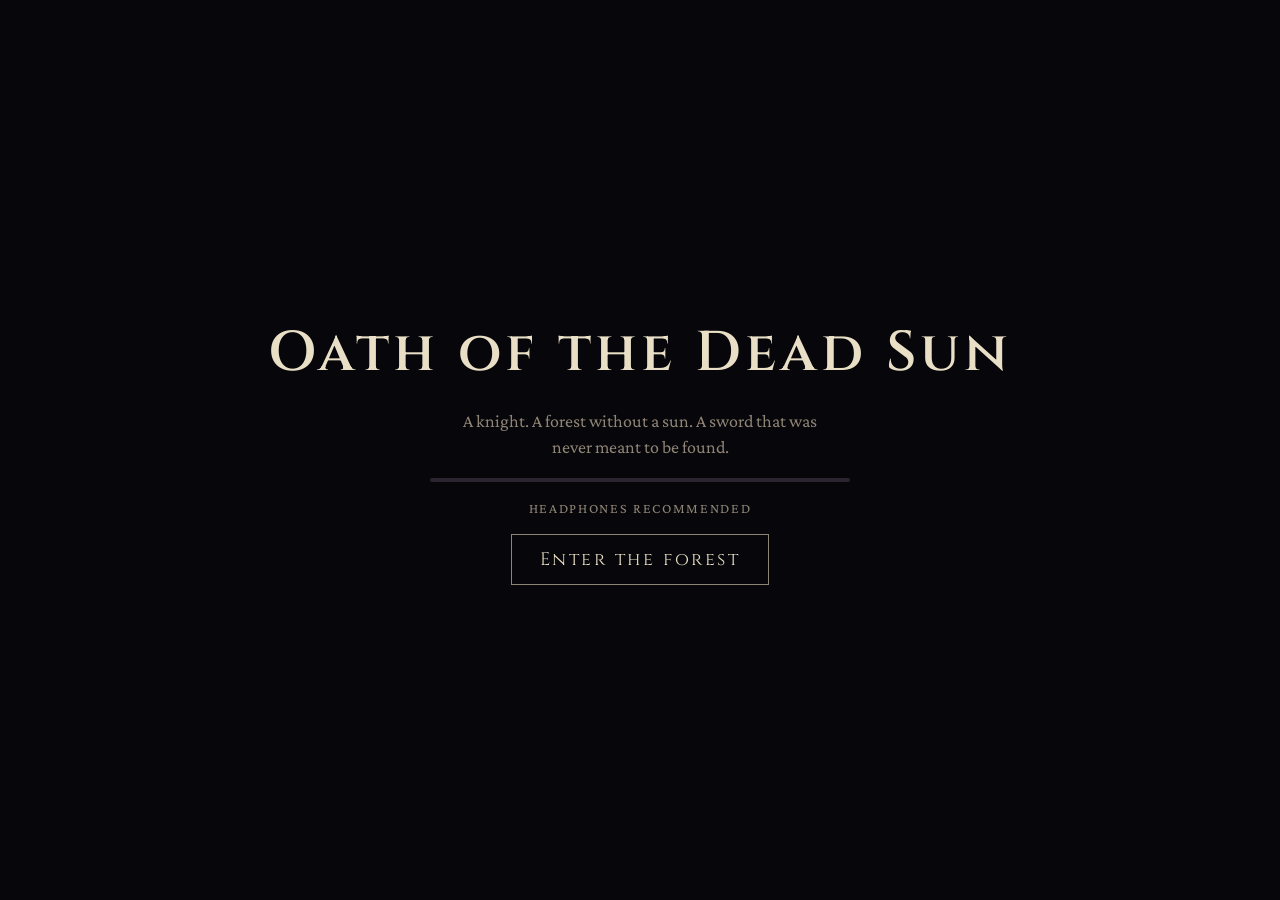
<file: games/oath-of-the-dead-sun/index.html>
<!doctype html><html><head><meta charset=utf8><meta name=viewport content="width=device-width,initial-scale=1,viewport-fit=cover"><style>:root{color-scheme:light;box-sizing:border-box;padding-top:env(safe-area-inset-top,0px);padding-bottom:env(safe-area-inset-bottom,0px)}html{scroll-padding-top:env(safe-area-inset-top,0px)}body{margin:0;padding:0;font:14px -apple-system,BlinkMacSystemFont,sans-serif;background:#fff;color:#000}img{max-width:100%}[hidden]:not([hidden=until-found i]){display:none!important}</style></head><body>
<title>Oath of the Dead Sun</title>
<link rel="stylesheet" href="https://fonts.googleapis.com/css2?family=Cinzel:wght@600&family=Crimson+Pro:wght@400;600&display=swap">
<style>
:root { --ground:#07060a; --ink:#e9dfc6; --dim:#8f8576; --ember:#c9772f; --bar:#2a2430; }
html, body { margin:0; padding:0; height:100%; background:var(--ground); color:var(--ink); overflow:hidden; }
#canvas { display:block; width:100vw; height:100vh; background:var(--ground); }
#canvas:focus { outline:none; }
#status { position:fixed; inset:0; display:flex; flex-direction:column; align-items:center; justify-content:center; gap:18px; background:var(--ground); font-family:'Crimson Pro', Georgia, serif; text-align:center; padding:24px; }
#status h1 { font-family:'Cinzel', Georgia, serif; font-weight:600; font-size:clamp(28px, 6vw, 56px); letter-spacing:0.08em; margin:0; color:var(--ink); text-wrap:balance; }
#status p { margin:0; font-size:18px; color:var(--dim); max-width:38ch; line-height:1.4; }
#bar { width:min(420px, 70vw); height:4px; background:var(--bar); border-radius:2px; overflow:hidden; }
#bar i { display:block; height:100%; width:0%; background:var(--ember); transition:width .2s; }
#note { display:none; font-size:16px; color:var(--ember); max-width:48ch; }
#hint { font-size:14px; color:var(--dim); letter-spacing:0.12em; text-transform:uppercase; }
#click { display:none; font-family:'Cinzel', Georgia, serif; font-size:18px; letter-spacing:0.14em; color:var(--ink); background:none; border:1px solid var(--dim); padding:12px 28px; cursor:pointer; }
#click:focus-visible { outline:2px solid var(--ember); }
@media (prefers-reduced-motion: reduce) { #bar i { transition:none; } }
</style>
<canvas id="canvas">Your browser does not support the canvas tag.</canvas>
<div id="status">
  <h1>Oath of the Dead Sun</h1>
  <p>A knight. A forest without a sun. A sword that was never meant to be found.</p>
  <div id="bar"><i id="fill"></i></div>
  <div id="hint">Loading the forest</div>
  <button id="click" type="button">Enter the forest</button>
  <div id="note"></div>
</div>
<script>
(function () {
  const PARTS = {"index.wasm": ["bin/index_wasm_0.wasm", "bin/index_wasm_1.wasm", "bin/index_wasm_2.wasm"], "index.pck": ["bin/index_pck_0.wasm"]};
  const origFetch = window.fetch.bind(window);
  window.fetch = async function (input, init) {
    const url = typeof input === 'string' ? input : (input && input.url) || '';
    for (const key in PARTS) {
      if (url.endsWith(key)) {
        const bufs = await Promise.all(PARTS[key].map(p => origFetch(p).then(r => { if (!r.ok) throw new Error('Failed to load ' + p); return r.arrayBuffer(); })));
        const type = key.endsWith('.wasm') ? 'application/wasm' : 'application/octet-stream';
        const blob = new Blob(bufs, { type });
        return new Response(blob, { status: 200, headers: { 'Content-Type': type, 'Content-Length': String(blob.size) } });
      }
    }
    return origFetch(input, init);
  };
})();
</script>
<script src="index.js"></script>
<script>
const GODOT_CONFIG = {"args":[],"canvasResizePolicy":2,"emscriptenPoolSize":8,"ensureCrossOriginIsolationHeaders":false,"executable":"index","experimentalVK":false,"fileSizes":{"index.wasm": 39514754, "index.pck": 7122420},"focusCanvas":true,"gdextensionLibs":[],"godotPoolSize":4};
const engine = new Engine(GODOT_CONFIG);
(function () {
  const status = document.getElementById('status');
  const fill = document.getElementById('fill');
  const hint = document.getElementById('hint');
  const note = document.getElementById('note');
  const btn = document.getElementById('click');
  function fail(err) {
    console.error(err);
    note.textContent = (err && err.message) ? err.message : String(err);
    note.style.display = 'block';
    hint.textContent = 'Could not start';
  }
  const missing = Engine.getMissingFeatures({ threads: false });
  if (missing.length) { fail('This browser is missing: ' + missing.join(', ')); return; }
  function start() {
    btn.style.display = 'none';
    hint.textContent = 'Loading the forest';
    engine.startGame({
      onProgress: function (cur, total) { if (cur > 0 && total > 0) fill.style.width = Math.round(cur / total * 100) + '%'; }
    }).then(function () { status.remove(); document.getElementById('canvas').focus(); }, fail);
  }
  // A click first so the browser allows audio, then the music can start with the title screen.
  hint.textContent = 'Headphones recommended';
  btn.style.display = 'inline-block';
  btn.addEventListener('click', start);
})();
</script>

</body></html>
</file>
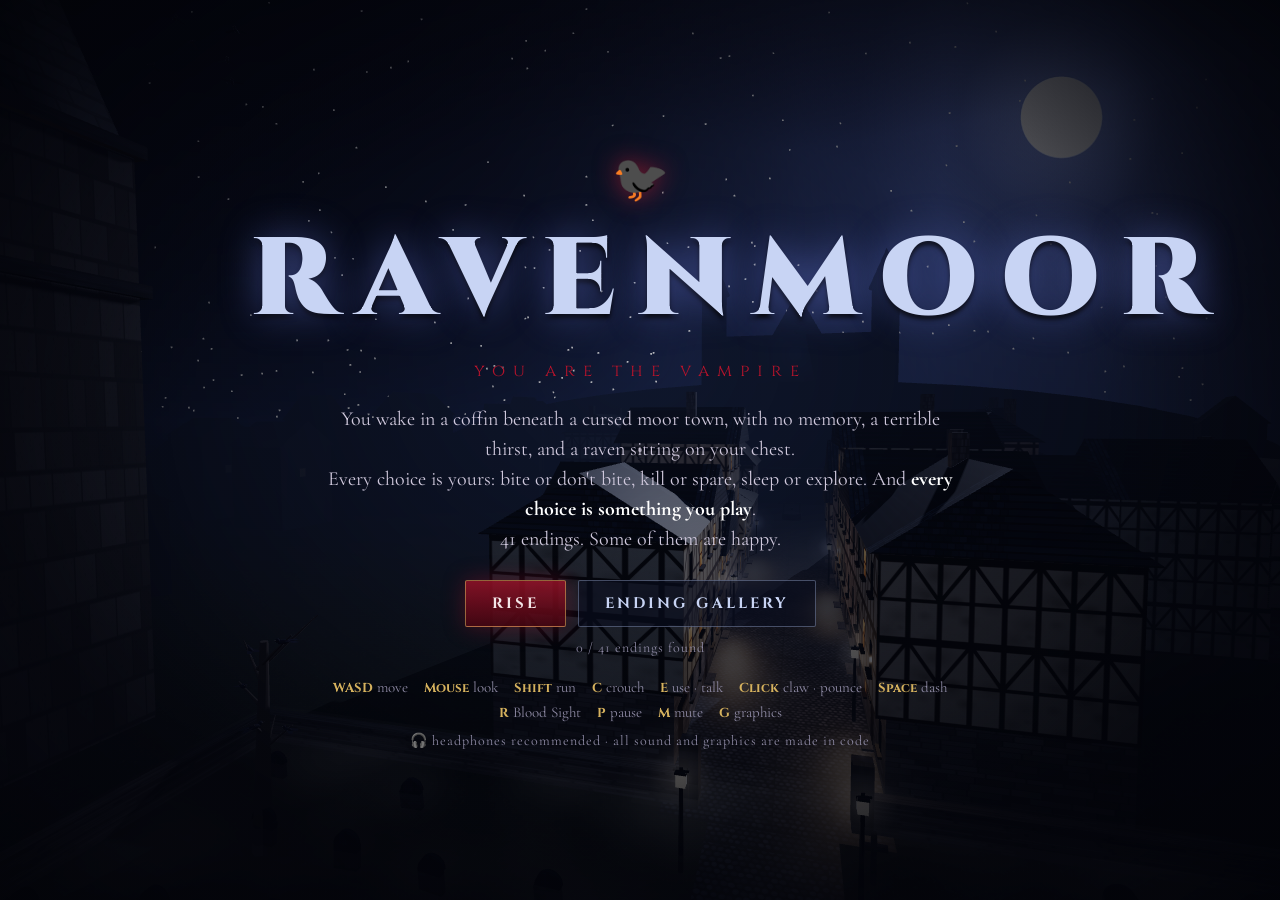
<file: games/ravenmoor/index.html>
<!doctype html><html><head><meta charset=utf8><meta name=viewport content="width=device-width,initial-scale=1"><style>:root{color-scheme:light}body{margin:0;padding:0;font:14px -apple-system,BlinkMacSystemFont,sans-serif;background:#faf9f5;color:#141413}img{max-width:100%}[hidden]:not([hidden=until-found i]){display:none!important}</style></head><body>
<!DOCTYPE html>
<html lang="en">
<head>
  <meta charset="utf-8">
  <meta name="viewport" content="width=device-width, initial-scale=1">
  <title>Ravenmoor</title>
  <link rel="preconnect" href="https://fonts.googleapis.com">
  <link rel="stylesheet" href="https://fonts.googleapis.com/css2?family=Cinzel:wght@500;700;900&family=Cormorant+Garamond:ital,wght@0,500;0,600;1,500&display=swap">
  <link rel="stylesheet" href="ravenmoor.css?v=9">
</head>
<body>
  <canvas id="game"></canvas>
  <canvas id="fx"></canvas>
  <div id="thirstVig"></div>
  <div id="bloodVig"></div>
  <div id="vignette"></div>
  <div id="flash"></div>
  <div id="hideSlats"></div>

  <!-- HUD -->
  <div id="hud">
    <div id="objective"></div>
    <div id="thirstWrap" title="Thirst"><div class="vial"><div id="thirstFill"></div></div><span>THIRST</span></div>
    <div class="barWrap" id="hpWrap"><span id="hpLabel">YOU</span><div class="bar"><div id="hpFill"></div></div></div>
    <div class="barWrap" id="burnWrap"><span id="burnLabel">SUNLIGHT</span><div class="bar sun"><div id="burnFill"></div></div></div>
    <div class="barWrap" id="meterWrap"><span id="meterLabel"></span><div class="bar meter"><div class="zone"></div><div id="meterFill"></div></div></div>
    <div id="crosshair"></div>
    <div id="prompt"></div>
    <div id="caption"></div>
    <div id="toast"></div>
    <div id="clickHint">Click to keep playing (the game needs your mouse)</div>
  </div>

  <!-- dialogue -->
  <div id="dialog"><div id="dlgName"></div><div id="dlgText"></div><div class="dlgHint">click · E · Space</div></div>

  <!-- choices -->
  <div id="choice" class="overlay">
    <div id="choiceQ"></div>
    <div id="choiceTimer"><div id="choiceTimerFill"></div></div>
    <div id="choiceCards"></div>
    <div class="choiceHint">click a card, or press its number</div>
  </div>

  <!-- memory flash -->
  <div id="memory" class="overlay"><div class="memCard"><div id="memTitle"></div><div id="memText"></div><div class="dlgHint">click · E</div></div></div>

  <!-- night title card -->
  <div id="card"><div id="cardTitle"></div><div id="cardSub"></div></div>
  <div id="fade"></div>

  <!-- title -->
  <div id="title" class="overlay">
    <div class="tWrap">
      <div class="crest">🐦‍⬛</div>
      <h1>RAVENMOOR</h1>
      <p class="sub">you are the vampire</p>
      <p class="blurb">You wake in a coffin beneath a cursed moor town, with no memory, a terrible thirst, and a raven sitting on your chest.<br>
        Every choice is yours: bite or don't bite, kill or spare, sleep or explore. And <b>every choice is something you play</b>.<br>
        41 endings. Some of them are happy.</p>
      <div class="tBtns">
        <button id="startBtn">RISE</button>
        <button id="contBtn" class="ghost">CONTINUE FROM NIGHT ONE</button>
        <button id="galBtn" class="ghost">ENDING GALLERY</button>
      </div>
      <p id="titleCount" class="tiny"></p>
      <div class="keys">
        <span><b>WASD</b> move</span><span><b>Mouse</b> look</span><span><b>Shift</b> run</span><span><b>C</b> crouch</span>
        <span><b>E</b> use · talk</span><span><b>Click</b> claw · pounce</span><span><b>Space</b> dash</span><span><b>R</b> Blood Sight</span>
        <span><b>P</b> pause</span><span><b>M</b> mute</span><span><b>G</b> graphics</span>
      </div>
      <p class="tiny">🎧 headphones recommended · all sound and graphics are made in code</p>
    </div>
  </div>

  <!-- character creator -->
  <div id="creator" class="overlay">
    <div class="crLeft">
      <h2>WHO WERE YOU?</h2>
      <p class="dim">Before the bite. Before the coffin.</p>
      <div id="creatorOptions"></div>
    </div>
    <div class="crRight">
      <canvas id="preview"></canvas>
      <div id="corvinSays"></div>
      <div class="crHint">drag to spin · scroll to zoom</div>
      <div class="crBtns"><button id="rndBtn" class="ghost">🎲 RANDOM</button><button id="riseBtn">THIS IS ME</button></div>
    </div>
  </div>

  <!-- pause -->
  <div id="pause" class="overlay">
    <div class="panel">
      <h2>PAUSED</h2>
      <div id="pauseStats" class="stats"></div>
      <label>Volume <input id="volSlider" type="range" min="0" max="1" step="0.05"></label>
      <label>Mouse speed <input id="sensSlider" type="range" min="0.3" max="2.5" step="0.1"></label>
      <button id="qualBtn" class="ghost">GRAPHICS</button>
      <button id="resumeBtn">RESUME</button>
      <button id="quitBtn" class="ghost">QUIT TO TITLE</button>
    </div>
  </div>

  <!-- ending -->
  <div id="endingOv" class="overlay">
    <div class="endWrap">
      <div class="endLeft"><img id="endPortrait" alt="Your character"><div id="endName"></div></div>
      <div class="endRight">
        <div id="endNum"></div>
        <h1 id="endTitle"></h1>
        <div id="endText"></div>
        <div id="endStats" class="stats"></div>
        <details><summary>Your choices</summary><ol id="endPath"></ol></details>
        <p id="endHint"></p>
        <p id="endCount" class="tiny"></p>
        <div class="tBtns">
          <button id="endRetry">TRY THIS NIGHT AGAIN</button>
          <button id="endAgain" class="ghost">START OVER</button>
          <button id="endGallery" class="ghost">ENDING GALLERY</button>
        </div>
      </div>
    </div>
  </div>

  <!-- gallery -->
  <div id="gallery" class="overlay">
    <h2>ENDING GALLERY</h2>
    <p id="galCount" class="dim"></p>
    <div id="galGrid"></div>
    <button id="galClose">BACK</button>
  </div>

  <div id="loading">RAVENMOOR<br><span>the dead are waking...</span></div>

  <script src="js/lib/three.min.js"></script>
  <script src="js/ravenmoor/core.js?v=9"></script>
  <script src="js/ravenmoor/character.js?v=9"></script>
  <script src="js/ravenmoor/worlds.js?v=9"></script>
  <script src="js/ravenmoor/scenes.js?v=9"></script>
  <script src="js/ravenmoor/endings.js?v=9"></script>
  <script src="js/ravenmoor/night2.js?v=9"></script>
  <script src="js/ravenmoor/worlds2.js?v=9"></script>
  <script src="js/ravenmoor/night3.js?v=9"></script>
  <script src="js/ravenmoor/night4.js?v=9"></script>
  <script src="js/ravenmoor/night5.js?v=9"></script>
  <script src="js/ravenmoor/story.js?v=9"></script>
  <script>window.addEventListener('load', () => RM.boot());</script>
</body>
</html>

</body></html>
</file>
<file: games/cat-cafe/style.css>
:root {
  --cream: #fff6ea;
  --wood: #8a5a3c;
  --ink: #3b2a22;
  --accent: #e8926f;
  --accent-2: #f3c08a;
  --panel: rgba(255, 248, 238, 0.94);
  --shadow: 0 10px 30px rgba(60, 30, 10, 0.25);
  font-family: "Nunito", system-ui, -apple-system, "Segoe UI", sans-serif;
}

* { box-sizing: border-box; }

html, body {
  margin: 0;
  height: 100%;
  background: #2a1d17;
  color: var(--ink);
  overflow: hidden;
  user-select: none;
  -webkit-user-select: none;
}

#stage {
  position: relative;
  width: 100vw;
  height: 100vh;
}

canvas#game {
  position: absolute;
  inset: 0;
  width: 100%;
  height: 100%;
  display: block;
}

#hud {
  position: absolute;
  top: 14px;
  left: 14px;
  right: 14px;
  display: flex;
  justify-content: space-between;
  align-items: center;
  pointer-events: none;
}
.hud-left, .hud-right { display: flex; gap: 10px; align-items: center; pointer-events: auto; }

.pill {
  display: inline-flex;
  align-items: center;
  gap: 6px;
  padding: 8px 14px;
  border-radius: 999px;
  background: var(--panel);
  box-shadow: var(--shadow);
  font-weight: 800;
  font-size: 15px;
  letter-spacing: 0.2px;
}
.pill, .btn { white-space: nowrap; }
.pill.soft { background: rgba(255, 248, 238, 0.75); }
.pill .icon { font-size: 16px; }

.btn {
  appearance: none;
  border: 0;
  background: linear-gradient(180deg, #ffb48a, var(--accent));
  color: #3b2017;
  font: inherit;
  font-weight: 900;
  padding: 9px 16px;
  border-radius: 999px;
  box-shadow: var(--shadow);
  cursor: pointer;
  transition: transform 0.08s ease, filter 0.15s ease;
}
.btn:hover { filter: brightness(1.05); transform: translateY(-1px); }
.btn:active { transform: translateY(1px) scale(0.98); }
.btn.alt { background: linear-gradient(180deg, #ffe6b3, #f3c08a); }
.btn.ghost { background: transparent; box-shadow: none; font-size: 18px; padding: 4px 10px; }

#orders {
  position: absolute;
  left: 50%;
  bottom: 18px;
  transform: translateX(-50%);
  display: flex;
  gap: 12px;
  align-items: flex-end;
}

.ticket {
  width: 118px;
  padding: 10px 10px 12px;
  border-radius: 14px;
  background: var(--panel);
  box-shadow: var(--shadow);
  text-align: center;
  cursor: pointer;
  position: relative;
  transition: transform 0.12s ease;
  animation: pop 0.25s ease;
}
.ticket:hover { transform: translateY(-3px); }
.ticket .drink { font-size: 30px; line-height: 1; }
.ticket .name { font-weight: 900; font-size: 13px; margin-top: 4px; }
.ticket .for { font-size: 11px; opacity: 0.7; }
.ticket .bar {
  margin-top: 8px;
  height: 7px;
  border-radius: 99px;
  background: rgba(0,0,0,0.08);
  overflow: hidden;
}
.ticket .bar > i {
  display: block;
  height: 100%;
  width: 0%;
  background: linear-gradient(90deg, var(--accent-2), var(--accent));
  transition: width 0.1s linear;
}
.ticket.ready { outline: 3px solid #ffd27a; animation: glow 1s ease-in-out infinite alternate; }
.ticket.brewing { cursor: default; }
.ticket .tag {
  position: absolute;
  top: -8px;
  right: -6px;
  background: #ffd27a;
  color: #4a2f10;
  font-size: 10px;
  font-weight: 900;
  padding: 3px 7px;
  border-radius: 99px;
}

@keyframes pop { from { transform: scale(0.7); opacity: 0; } to { transform: scale(1); opacity: 1; } }
@keyframes glow { from { box-shadow: 0 10px 30px rgba(60,30,10,.25); } to { box-shadow: 0 10px 34px rgba(255,180,80,.55); } }

#toast {
  position: absolute;
  top: 70px;
  left: 50%;
  transform: translateX(-50%) translateY(-10px);
  background: var(--panel);
  padding: 8px 16px;
  border-radius: 999px;
  font-weight: 800;
  box-shadow: var(--shadow);
  opacity: 0;
  transition: opacity 0.2s ease, transform 0.2s ease;
  pointer-events: none;
}
#toast.show { opacity: 1; transform: translateX(-50%) translateY(0); }

#panel {
  position: absolute;
  top: 70px;
  right: 14px;
  width: 320px;
  max-height: calc(100vh - 110px);
  overflow: auto;
  background: var(--panel);
  border-radius: 18px;
  box-shadow: var(--shadow);
  padding: 14px 16px 16px;
}
#panel.hidden { display: none; }
.panel-head { display: flex; justify-content: space-between; align-items: center; }
.panel-head h2 { margin: 0; font-size: 18px; }

.cat-card {
  display: flex;
  gap: 12px;
  align-items: center;
  padding: 10px;
  border-radius: 14px;
  background: rgba(255,255,255,0.55);
  margin-top: 10px;
}
.cat-card canvas { width: 64px; height: 64px; border-radius: 12px; background: #f6e7d6; }
.cat-card .cname { font-weight: 900; }
.cat-card .ctrait { font-size: 12px; opacity: 0.75; }
.meter { height: 6px; border-radius: 99px; background: rgba(0,0,0,.08); margin-top: 6px; overflow: hidden; }
.meter > i { display: block; height: 100%; background: linear-gradient(90deg, #ffb3c1, #ff7a9a); }

.menu-row {
  display: flex;
  justify-content: space-between;
  padding: 8px 6px;
  border-bottom: 1px dashed rgba(0,0,0,0.1);
  font-weight: 700;
}
.menu-row .d { font-size: 20px; margin-right: 8px; }

#hint {
  position: absolute;
  left: 50%;
  bottom: 120px;
  transform: translateX(-50%);
  font-size: 13px;
  font-weight: 700;
  color: rgba(255, 246, 234, 0.85);
  background: rgba(40, 24, 16, 0.45);
  padding: 6px 12px;
  border-radius: 999px;
  pointer-events: none;
  transition: opacity 0.6s ease;
}
#hint.fade { opacity: 0; }

@media (max-width: 900px) {
  .pill { padding: 6px 10px; font-size: 13px; }
  .btn { padding: 7px 12px; font-size: 13px; }
  #hud { gap: 8px; }
  .hud-left, .hud-right { gap: 6px; }
}

/* ---------- kitchen mini-game ---------- */
#kitchen {
  position: absolute;
  left: 50%;
  top: 50%;
  transform: translate(-50%, -50%);
  width: 440px;
  max-width: calc(100vw - 32px);
  background: var(--panel);
  border-radius: 22px;
  box-shadow: 0 20px 60px rgba(40, 20, 5, 0.45);
  padding: 16px 18px 14px;
  animation: pop 0.22s ease;
}
#kitchen.hidden { display: none; }
#kitchen.baking { background: linear-gradient(180deg, #fff3e2, #ffe4c2); }
.k-head { display: flex; justify-content: space-between; align-items: flex-start; }
#k-title { font-size: 20px; font-weight: 900; }
#k-sub { font-size: 12px; opacity: 0.65; font-weight: 700; }
#k-steps { display: flex; flex-direction: column; gap: 3px; margin: 10px 0 6px; }
.k-step { display: flex; align-items: center; gap: 8px; font-size: 12px; font-weight: 700; opacity: 0.45; }
.k-step .dot {
  width: 18px; height: 18px; border-radius: 50%; display: inline-flex; align-items: center; justify-content: center;
  background: rgba(0,0,0,0.08); font-size: 10px; font-weight: 900;
}
.k-step.now { opacity: 1; }
.k-step.now .dot { background: var(--accent); color: #fff; }
.k-step.done { opacity: 0.7; }
.k-step.done .dot { background: #7bd389; color: #fff; }
#k-stage { position: relative; min-height: 190px; display: flex; flex-direction: column; align-items: center; justify-content: center; gap: 12px; padding: 8px 0; }
#k-hint { text-align: center; font-size: 12px; font-weight: 700; opacity: 0.6; min-height: 16px; }
.k-label { font-weight: 900; font-size: 16px; }

.k-pick { display: flex; gap: 14px; }
.k-opt {
  width: 84px; height: 84px; border-radius: 20px; border: 0; font-size: 40px; cursor: pointer;
  background: #fff; box-shadow: 0 6px 18px rgba(60,30,10,0.18); transition: transform 0.1s ease;
}
.k-opt:hover { transform: translateY(-3px) scale(1.04); }
.k-opt.right { background: #d7f5dc; outline: 3px solid #7bd389; }
.k-opt.wrong { background: #ffe0e0; outline: 3px solid #ff8a8a; animation: shake 0.3s ease; }
@keyframes shake { 25% { transform: translateX(-6px); } 75% { transform: translateX(6px); } }

.k-ring { --p: 0; width: 132px; height: 132px; border-radius: 50%; padding: 7px;
  background: conic-gradient(var(--accent) calc(var(--p) * 360deg), rgba(0,0,0,0.08) 0); }
.k-big {
  width: 118px; height: 118px; border-radius: 50%; border: 0; cursor: pointer; touch-action: none;
  display: flex; flex-direction: column; align-items: center; justify-content: center; gap: 2px;
  background: radial-gradient(circle at 35% 30%, #fff, #ffe3cf); box-shadow: 0 8px 22px rgba(60,30,10,0.22);
  font: inherit; font-weight: 900; color: #5a3a2a; user-select: none; transition: transform 0.08s ease;
}
.k-big .ico { font-size: 40px; line-height: 1; }
.k-big .cnt { font-size: 12px; opacity: 0.7; }
.k-big.bump { animation: bump 0.18s ease; }
.k-big.down { transform: scale(0.93); background: radial-gradient(circle at 35% 30%, #fff, #ffd1b3); }
.k-big:disabled { opacity: 0.6; cursor: default; }
.k-stop { background: radial-gradient(circle at 35% 30%, #fff, #ffd6d6); }
@keyframes bump { 50% { transform: scale(0.9); } }

.k-meter { position: relative; width: 300px; height: 18px; border-radius: 99px; background: rgba(0,0,0,0.08); overflow: visible; }
.k-meter .zone { position: absolute; top: 0; height: 100%; background: rgba(123, 211, 137, 0.6); border-radius: 6px; }
.k-meter .fill { position: absolute; left: 0; top: 0; height: 100%; width: 0; border-radius: 99px; background: linear-gradient(90deg, var(--accent-2), var(--accent)); transition: width 0.05s linear; }
.k-meter.hot .fill { background: linear-gradient(90deg, #ff9d6b, #ff5a5a); }
.k-meter .needle { position: absolute; top: -5px; left: 0; width: 4px; height: 28px; margin-left: -2px; border-radius: 2px; background: #3b2a22; }

.k-bowl {
  position: relative; width: 190px; height: 150px; border-radius: 0 0 90px 90px / 0 0 70px 70px;
  background: linear-gradient(180deg, #fff, #f1e3d2); box-shadow: inset 0 -10px 24px rgba(60,30,10,0.12), 0 8px 22px rgba(60,30,10,0.18);
  overflow: hidden; cursor: grab; touch-action: none; user-select: none;
}
.k-bowl:active { cursor: grabbing; }
.k-bowl .k-fill { position: absolute; left: 0; right: 0; bottom: 0; height: 0; background: linear-gradient(180deg, #c7f0b3, #8fd18a); opacity: 0.75; transition: height 0.08s linear; }
.k-bowl .k-spoon { position: absolute; left: 50%; top: 50%; transform: translate(-50%, -50%); font-size: 34px; pointer-events: none; filter: drop-shadow(0 4px 6px rgba(0,0,0,0.2)); }

.k-flash {
  position: absolute; inset: 0; display: flex; align-items: center; justify-content: center;
  font-size: 28px; font-weight: 900; border-radius: 16px; animation: pop 0.2s ease;
  background: rgba(255,248,238,0.85); backdrop-filter: blur(2px);
}
.k-flash.perfect { color: #3aa35a; }
.k-flash.good { color: #d98a2b; }
.k-flash.meh { color: #c25050; }
.k-done { text-align: center; font-weight: 900; font-size: 18px; animation: pop 0.3s ease; }
.k-done .big { font-size: 64px; line-height: 1.1; }
.k-done .stars { font-size: 22px; color: #e9a825; letter-spacing: 2px; }
.k-done.meh .stars { color: #b9a08a; }
.ticket.brewing { outline: 3px solid var(--accent); }

/* ---------- shop ---------- */
.shop-card {
  display: flex; gap: 12px; align-items: center; padding: 10px; border-radius: 14px;
  background: rgba(255,255,255,0.55); margin-top: 10px;
}
.shop-card.owned { opacity: 0.75; }
.shop-card .sicon { font-size: 30px; width: 44px; text-align: center; }
.shop-card .btn { padding: 6px 12px; font-size: 13px; white-space: nowrap; }
.shop-card .btn:disabled { opacity: 0.45; cursor: default; filter: none; transform: none; }
.owned-tag { font-size: 12px; font-weight: 900; color: #3aa35a; white-space: nowrap; }

#btn-music, #btn-sfx { padding: 9px 12px; }
#btn-music.muted, #btn-sfx.muted { filter: grayscale(1); opacity: 0.75; }

/* ---------- intro ---------- */
#intro {
  position: absolute; inset: 0; display: flex; align-items: center; justify-content: center;
  background: rgba(40, 24, 16, 0.55); backdrop-filter: blur(3px); z-index: 20;
}
#intro.hidden { display: none; }
.intro-card {
  width: 480px; max-width: calc(100vw - 32px); background: var(--panel); border-radius: 24px;
  box-shadow: 0 24px 70px rgba(30, 15, 5, 0.5); padding: 22px 24px 18px; animation: pop 0.25s ease;
}
.intro-head { text-align: center; }
.intro-cats { font-size: 30px; letter-spacing: 6px; }
.intro-head h1 { margin: 6px 0 4px; font-size: 24px; }
.intro-head p { margin: 0; font-size: 14px; opacity: 0.75; font-weight: 700; }
.intro-steps { list-style: none; padding: 0; margin: 16px 0 14px; display: flex; flex-direction: column; gap: 10px; }
.intro-steps li { display: flex; gap: 12px; align-items: flex-start; font-size: 14px; line-height: 1.35; font-weight: 600; }
.intro-steps .n {
  flex: 0 0 26px; width: 26px; height: 26px; border-radius: 50%; display: inline-flex; align-items: center; justify-content: center;
  background: var(--accent); color: #fff; font-weight: 900; font-size: 13px;
}
.intro-foot { display: flex; justify-content: space-between; align-items: center; gap: 12px; font-size: 12px; opacity: 0.9; font-weight: 700; }
.intro-foot .btn { font-size: 15px; padding: 10px 18px; }
@media (max-height: 560px) { .intro-card { padding: 14px 18px 12px; } .intro-steps { gap: 6px; margin: 10px 0; } .intro-head h1 { font-size: 20px; } }
</file>
<file: games/ravenmoor/ravenmoor.css>
/* RAVENMOOR: moonlit silver-blue, deep crimson, a little gold. Nothing like the Hollow House. */
:root {
  --ink: #05060c; --night: #0c1224; --moon: #c8d4f4; --silver: #9fb0d8; --crimson: #b3142c; --blood: #7a0a18;
  --gold: #d6b25e; --text: #e6e2ee; --dim: #8e8aa4; --good: #8fd0a0; --strange: #b98ae8; --death: #e0485a;
}
* { margin: 0; padding: 0; box-sizing: border-box; }
html, body { width: 100%; height: 100%; overflow: hidden; background: var(--ink); color: var(--text); font-family: 'Cormorant Garamond', Georgia, serif; }
b { color: #fff; }
.dim { color: var(--dim); }
.bad { color: #ff5a6a; }
.deep { font-size: 1.3em; letter-spacing: 3px; color: #ff2a3a; }
button { font-family: 'Cinzel', Georgia, serif; font-weight: 700; letter-spacing: 3px; font-size: 15px; color: #f4e6e8; cursor: pointer;
  padding: 12px 26px; border: 1px solid rgba(214, 178, 94, 0.55); border-radius: 2px;
  background: linear-gradient(180deg, rgba(150, 18, 40, 0.85), rgba(70, 6, 18, 0.9)); box-shadow: 0 0 22px rgba(179, 20, 44, 0.35); transition: all .18s; }
button:hover { background: linear-gradient(180deg, rgba(190, 28, 52, 0.95), rgba(100, 10, 26, 0.95)); box-shadow: 0 0 34px rgba(220, 30, 60, 0.6); transform: translateY(-1px); }
button.ghost { background: rgba(10, 14, 30, 0.6); border-color: rgba(159, 176, 216, 0.4); box-shadow: none; color: var(--moon); }
button.ghost:hover { background: rgba(30, 40, 80, 0.7); box-shadow: 0 0 20px rgba(159, 176, 216, 0.3); }

#game { position: fixed; inset: 0; width: 100%; height: 100%; display: block; cursor: crosshair; transition: filter .3s; }
#fx { position: fixed; inset: 0; width: 100%; height: 100%; pointer-events: none; z-index: 3; }
#vignette { position: fixed; inset: 0; pointer-events: none; z-index: 4; background: radial-gradient(ellipse at center, transparent 50%, rgba(2, 3, 10, 0.55) 85%, rgba(0, 0, 0, 0.9) 100%); }
#thirstVig { position: fixed; inset: 0; pointer-events: none; z-index: 4; opacity: 0; background: radial-gradient(ellipse at center, transparent 38%, rgba(140, 0, 20, 0.55) 80%, rgba(90, 0, 10, 0.9) 100%); }
#bloodVig { position: fixed; inset: 0; pointer-events: none; z-index: 4; opacity: 0; background: radial-gradient(ellipse at center, rgba(80, 0, 10, 0.05) 30%, rgba(100, 0, 10, 0.55) 100%); }
#hideSlats { position: fixed; inset: 0; pointer-events: none; z-index: 5; opacity: 0; transition: opacity .4s; background: repeating-linear-gradient(180deg, rgba(0,0,0,0.95) 0 6vh, rgba(0,0,0,0.3) 6vh 9vh); }
#hideSlats.show { opacity: 1; }
#flash { position: fixed; inset: 0; pointer-events: none; z-index: 40; opacity: 0; }
#fade { position: fixed; inset: 0; pointer-events: none; z-index: 45; background: #000; opacity: 0; }

/* HUD */
#hud { position: fixed; inset: 0; pointer-events: none; z-index: 47; }
#objective { position: absolute; left: 22px; top: 20px; max-width: 420px; padding: 10px 14px 10px 16px; border-left: 2px solid var(--crimson);
  background: linear-gradient(90deg, rgba(8, 10, 24, 0.75), rgba(8, 10, 24, 0)); font-size: 17px; line-height: 1.35; opacity: 0; transition: opacity .4s; }
#objective.show { opacity: 1; }
#objective .dim { font-size: 14px; }
#thirstWrap { position: absolute; right: 26px; top: 20px; display: flex; flex-direction: column; align-items: center; gap: 6px; opacity: 0; transition: opacity .5s; }
#thirstWrap.show { opacity: 1; }
#thirstWrap span { font-family: 'Cinzel'; font-size: 10px; letter-spacing: 3px; color: var(--silver); }
.vial { width: 22px; height: 96px; border: 1px solid rgba(214, 178, 94, 0.6); border-radius: 11px 11px 6px 6px; background: rgba(0, 0, 0, 0.5); position: relative; overflow: hidden; box-shadow: inset 0 0 8px rgba(0, 0, 0, 0.8); }
#thirstFill { position: absolute; left: 0; right: 0; bottom: 0; height: 40%; background: linear-gradient(180deg, #e0283c, #6a0010); transition: height .3s; box-shadow: 0 0 12px rgba(220, 20, 40, 0.7); }
#thirstWrap.high .vial { animation: pulse 0.9s infinite; }
@keyframes pulse { 50% { box-shadow: 0 0 18px rgba(255, 30, 50, 0.9); } }
.barWrap { position: absolute; left: 50%; transform: translateX(-50%); display: none; align-items: center; gap: 10px; font-family: 'Cinzel'; font-size: 11px; letter-spacing: 3px; color: var(--moon); }
.barWrap.show { display: flex; }
#hpWrap { bottom: 34px; } #burnWrap { bottom: 64px; } #meterWrap { bottom: 120px; }
.bar { width: 280px; height: 10px; background: rgba(0, 0, 0, 0.6); border: 1px solid rgba(214, 178, 94, 0.45); position: relative; overflow: hidden; }
.bar > div:last-child { height: 100%; width: 0; background: linear-gradient(90deg, #6a0010, #e0283c); transition: width .12s; position: relative; }
.bar.sun > div:last-child { background: linear-gradient(90deg, #f0a040, #fff4c0); box-shadow: 0 0 14px rgba(255, 200, 100, 0.8); }
.bar.meter > div:last-child { background: linear-gradient(90deg, #7a0a18, #ff3a4a); }
.bar .zone { position: absolute; top: 0; bottom: 0; display: none; }
#meterWrap.zones .zone { display: block; left: 40%; width: 58%; background: rgba(120, 220, 140, 0.25); border-left: 1px solid #8fd0a0; }
#meterWrap.early .zone { display: block; left: 3%; width: 32%; background: rgba(120, 220, 140, 0.25); border-right: 1px solid #8fd0a0; }
#crosshair { position: absolute; left: 50%; top: 50%; width: 4px; height: 4px; margin: -2px 0 0 -2px; border-radius: 50%; background: rgba(230, 220, 240, 0.55); box-shadow: 0 0 4px rgba(0, 0, 0, 0.8); }
#prompt { position: absolute; left: 50%; top: 58%; transform: translateX(-50%); font-size: 20px; padding: 6px 16px; background: rgba(6, 8, 20, 0.6); border: 1px solid rgba(159, 176, 216, 0.3); opacity: 0; transition: opacity .2s; white-space: nowrap; }
#prompt.show { opacity: 1; }
#prompt b { font-family: 'Cinzel'; color: var(--gold); margin-right: 4px; }
#caption { position: absolute; left: 50%; bottom: 150px; transform: translateX(-50%); width: min(760px, 90vw); text-align: center; font-size: 21px; line-height: 1.4; text-shadow: 0 2px 6px #000, 0 0 2px #000; opacity: 0; transition: opacity .4s; }
#caption.show { opacity: 1; }
#toast { position: absolute; left: 50%; top: 18%; transform: translateX(-50%); font-family: 'Cinzel'; letter-spacing: 3px; font-size: 18px; color: var(--moon); text-shadow: 0 0 12px rgba(100, 120, 255, 0.5), 0 2px 4px #000; opacity: 0; transition: opacity .4s; }
#toast.show { opacity: 1; }
#clickHint { position: absolute; left: 50%; top: 40%; transform: translateX(-50%); pointer-events: auto; cursor: pointer; display: none; padding: 12px 22px; background: rgba(8, 10, 24, 0.85); border: 1px solid var(--crimson); font-size: 18px; }
#clickHint.show { display: block; }

/* dialogue */
#dialog { position: fixed; left: 50%; bottom: 36px; transform: translate(-50%, 20px); width: min(860px, 92vw); z-index: 57; padding: 18px 26px 16px;
  background: linear-gradient(180deg, rgba(10, 12, 28, 0.94), rgba(6, 6, 16, 0.96)); border: 1px solid rgba(159, 176, 216, 0.28); border-top: 2px solid var(--crimson);
  box-shadow: 0 10px 40px rgba(0, 0, 0, 0.7); opacity: 0; pointer-events: none; transition: all .25s; }
#dialog.show { opacity: 1; transform: translate(-50%, 0); pointer-events: auto; cursor: pointer; }
#dlgName { font-family: 'Cinzel'; font-weight: 700; letter-spacing: 4px; font-size: 14px; margin-bottom: 6px; }
#dlgText { font-size: 22px; line-height: 1.45; min-height: 2.9em; }
#dlgText i { color: #c8c0d8; }
.dlgHint { text-align: right; font-size: 12px; color: var(--dim); letter-spacing: 2px; margin-top: 6px; }

/* overlays */
.overlay { position: fixed; inset: 0; z-index: 30; display: none; }
.overlay.show { display: flex; }

/* choices */
#choice { z-index: 55; flex-direction: column; align-items: center; justify-content: center; gap: 22px;
  background: radial-gradient(ellipse at center, rgba(60, 0, 14, 0.72), rgba(4, 0, 4, 0.94)); animation: fadeIn .3s; }
@keyframes fadeIn { from { opacity: 0; } }
#choiceQ { font-family: 'Cinzel'; font-size: clamp(22px, 3vw, 36px); letter-spacing: 3px; text-align: center; max-width: 90vw; color: #fff; text-shadow: 0 0 24px rgba(200, 20, 40, 0.7); padding: 0 16px; }
#choiceTimer { width: min(520px, 80vw); height: 6px; background: rgba(0, 0, 0, 0.6); border: 1px solid rgba(255, 60, 70, 0.5); }
#choiceTimerFill { height: 100%; width: 100%; background: linear-gradient(90deg, #ff2a3a, #ffb040); transition: width .1s linear; }
#choiceCards { display: flex; gap: 18px; flex-wrap: wrap; justify-content: center; padding: 0 16px; max-width: 100vw; }
.ccard { width: 230px; min-height: 190px; padding: 18px 16px; display: flex; flex-direction: column; align-items: center; gap: 10px; text-align: center; letter-spacing: 1px;
  background: linear-gradient(180deg, rgba(24, 16, 34, 0.95), rgba(10, 6, 14, 0.95)); border: 1px solid rgba(214, 178, 94, 0.4); box-shadow: 0 0 20px rgba(0, 0, 0, 0.6);
  opacity: 0; transform: translateY(18px) scale(0.96); transition: all .28s; }
.ccard.in { opacity: 1; transform: none; }
.ccard:hover { transform: translateY(-5px) scale(1.03); border-color: var(--gold); box-shadow: 0 0 34px rgba(220, 30, 60, 0.55); background: linear-gradient(180deg, rgba(60, 10, 24, 0.95), rgba(20, 4, 10, 0.95)); }
.ci { font-size: 42px; }
.cl { font-size: 17px; color: #fff; }
.ck { display: inline-block; width: 22px; height: 22px; line-height: 20px; border: 1px solid var(--gold); color: var(--gold); border-radius: 50%; font-size: 12px; margin-right: 8px; }
.cs { font-family: 'Cormorant Garamond'; font-weight: 500; font-size: 16px; color: var(--dim); letter-spacing: 0; text-transform: none; }
.ccard.locked { cursor: not-allowed; filter: grayscale(0.6); position: relative; }
.ccard.locked::after { content: ''; position: absolute; left: 8%; right: 8%; top: 50%; height: 4px; background: #d0142c; transform: rotate(-12deg); box-shadow: 0 0 10px #f02040; }
.ccard.locked:hover { transform: none; }
.choiceHint { font-size: 13px; color: var(--dim); letter-spacing: 2px; }

/* memory */
#memory { z-index: 56; align-items: center; justify-content: center; background: radial-gradient(ellipse at center, rgba(255, 236, 200, 0.35), rgba(60, 40, 20, 0.85)); animation: fadeIn .8s; cursor: pointer; }
.memCard { width: min(640px, 90vw); padding: 30px 34px; background: rgba(40, 28, 16, 0.75); border: 1px solid rgba(255, 220, 160, 0.5); box-shadow: 0 0 60px rgba(255, 220, 160, 0.3); color: #fbeedd; }
#memTitle { font-family: 'Cinzel'; letter-spacing: 4px; font-size: 15px; color: #ffd890; margin-bottom: 14px; }
#memText p { font-size: 22px; line-height: 1.5; margin-bottom: 10px; font-style: italic; }
#memText b { color: #fff4d8; }

/* night card */
#card { position: fixed; inset: 0; z-index: 48; display: flex; flex-direction: column; align-items: center; justify-content: center; pointer-events: none; opacity: 0; transition: opacity 1s; }
#card.show { opacity: 1; }
#cardTitle { font-family: 'Cinzel'; font-weight: 900; font-size: clamp(38px, 7vw, 86px); letter-spacing: 12px; color: var(--moon); text-shadow: 0 0 30px rgba(120, 140, 255, 0.4); }
#cardSub { margin-top: 14px; font-family: 'Cinzel'; letter-spacing: 8px; font-size: clamp(14px, 1.6vw, 20px); color: var(--crimson); }

/* title */
#title { z-index: 32; align-items: center; justify-content: center; background: radial-gradient(ellipse at 50% 40%, rgba(5, 8, 20, 0.2), rgba(3, 4, 10, 0.85) 75%); }
.tWrap { text-align: center; max-width: 820px; padding: 20px; }
.crest { font-size: 46px; filter: drop-shadow(0 0 12px rgba(200, 30, 50, 0.6)); }
#title h1 { font-family: 'Cinzel'; font-weight: 900; font-size: clamp(48px, 9vw, 110px); letter-spacing: clamp(8px, 1.6vw, 22px); color: var(--moon);
  text-shadow: 0 0 40px rgba(120, 140, 255, 0.45), 0 4px 4px #000; }
.sub { font-family: 'Cinzel'; letter-spacing: 8px; color: var(--crimson); font-size: 17px; margin-top: 4px; }
.blurb { margin: 22px auto 26px; font-size: 20px; line-height: 1.5; color: #cfc8dc; max-width: 640px; }
.tBtns { display: flex; gap: 12px; justify-content: center; flex-wrap: wrap; margin: 12px 0; }
.keys { display: flex; flex-wrap: wrap; gap: 6px 16px; justify-content: center; margin: 22px auto 10px; font-size: 15px; color: var(--dim); max-width: 700px; }
.keys b { font-family: 'Cinzel'; color: var(--gold); font-size: 13px; }
.tiny { font-size: 14px; color: var(--dim); margin-top: 8px; letter-spacing: 1px; }

/* creator */
#creator { z-index: 33; background: linear-gradient(90deg, #07060c 0, #07060c 42%, transparent 42%); }
.crLeft { width: 42%; min-width: 320px; height: 100%; overflow-y: auto; padding: 28px 30px 40px; background: linear-gradient(180deg, #0c0a16, #07060c); border-right: 1px solid rgba(214, 178, 94, 0.25); }
.crLeft h2 { font-family: 'Cinzel'; letter-spacing: 6px; color: var(--moon); font-size: 28px; }
.crRight { flex: 1; position: relative; }
#preview { position: absolute; inset: 0; width: 100%; height: 100%; display: block; cursor: grab; }
#corvinSays { position: absolute; left: 6%; top: 24px; max-width: 360px; padding: 12px 16px; font-size: 19px; font-style: italic; line-height: 1.35; background: rgba(10, 12, 28, 0.85); border: 1px solid rgba(159, 176, 216, 0.3); border-radius: 12px 12px 12px 2px; color: #dfe4f6; }
#corvinSays.pop { animation: pop .35s; }
@keyframes pop { 0% { transform: scale(0.94); opacity: 0.4; } }
#corvinSays::before { content: 'CORVIN'; display: block; font-family: 'Cinzel'; font-style: normal; font-size: 11px; letter-spacing: 3px; color: #9fb4ff; margin-bottom: 4px; }
.crHint { position: absolute; left: 50%; bottom: 84px; transform: translateX(-50%); color: var(--dim); font-size: 14px; letter-spacing: 2px; }
.crBtns { position: absolute; left: 50%; bottom: 24px; transform: translateX(-50%); display: flex; gap: 12px; }
.opt { margin-top: 18px; }
.optT { font-family: 'Cinzel'; font-size: 12px; letter-spacing: 3px; color: var(--gold); margin-bottom: 8px; }
.optT .dim { font-family: 'Cormorant Garamond'; letter-spacing: 0; font-size: 13px; }
.chips { display: flex; flex-wrap: wrap; gap: 6px; }
.chips button { padding: 6px 12px; font-size: 12px; letter-spacing: 1px; background: rgba(20, 22, 40, 0.8); border-color: rgba(159, 176, 216, 0.3); box-shadow: none; color: #cfd6ee; }
.chips button.on { background: linear-gradient(180deg, rgba(150, 18, 40, 0.9), rgba(80, 6, 20, 0.9)); border-color: var(--gold); color: #fff; }
.swatches { display: flex; flex-wrap: wrap; gap: 8px; }
.swatches button { width: 32px; height: 32px; padding: 0; border-radius: 50%; border: 2px solid rgba(255, 255, 255, 0.15); box-shadow: none; }
.swatches button.on { border-color: var(--gold); box-shadow: 0 0 0 2px #07060c, 0 0 0 4px var(--gold); }
#nameInput { width: 100%; padding: 10px 14px; font-family: 'Cinzel'; font-size: 20px; letter-spacing: 3px; color: #fff; background: rgba(20, 22, 40, 0.8); border: 1px solid rgba(214, 178, 94, 0.45); outline: none; }
#nameInput:focus { border-color: var(--gold); }

/* pause */
#pause { z-index: 60; align-items: center; justify-content: center; background: rgba(3, 4, 10, 0.8); }
.panel { width: min(420px, 90vw); padding: 28px; display: flex; flex-direction: column; gap: 14px; background: #0c0e1c; border: 1px solid rgba(214, 178, 94, 0.35); }
.panel h2 { font-family: 'Cinzel'; letter-spacing: 8px; text-align: center; color: var(--moon); }
.panel label { display: flex; justify-content: space-between; align-items: center; gap: 12px; font-size: 18px; }
.stats { display: flex; flex-direction: column; gap: 4px; margin: 6px 0; }
.stats div { display: flex; justify-content: space-between; font-size: 18px; border-bottom: 1px solid rgba(159, 176, 216, 0.12); padding: 3px 0; }
.stats span { color: var(--dim); }

/* ending */
#endingOv { z-index: 50; align-items: center; justify-content: center; overflow-y: auto; background: radial-gradient(ellipse at 30% 40%, rgba(40, 10, 24, 0.9), rgba(3, 3, 8, 0.98)); padding: 20px; }
.endWrap { display: flex; gap: 34px; align-items: center; max-width: 1080px; width: 100%; margin: auto; flex-wrap: wrap; justify-content: center; }
.endLeft { text-align: center; }
#endPortrait { width: 300px; max-width: 80vw; aspect-ratio: 4/5; object-fit: cover; border: 2px solid rgba(214, 178, 94, 0.6); box-shadow: 0 0 40px rgba(0, 0, 0, 0.8), 0 0 60px rgba(179, 20, 44, 0.25); background: #07060c; }
#endName { font-family: 'Cinzel'; letter-spacing: 6px; margin-top: 10px; color: var(--gold); }
.endRight { flex: 1; min-width: 300px; max-width: 620px; }
#endNum { font-family: 'Cinzel'; letter-spacing: 4px; font-size: 14px; color: var(--silver); }
#endTitle { font-family: 'Cinzel'; font-size: clamp(32px, 5vw, 58px); letter-spacing: 4px; margin: 4px 0 14px; }
.k-good #endTitle { color: var(--good); } .k-bad #endTitle { color: #d8a040; } .k-strange #endTitle { color: var(--strange); } .k-death #endTitle { color: var(--death); } .k-tbc #endTitle { color: var(--moon); }
#endText p { font-size: 20px; line-height: 1.5; margin-bottom: 10px; }
details { margin: 12px 0; font-size: 17px; }
summary { cursor: pointer; font-family: 'Cinzel'; letter-spacing: 3px; font-size: 13px; color: var(--gold); }
#endPath { margin: 8px 0 0 20px; }
#endPath li { margin: 4px 0; }
#endPath span { color: var(--dim); margin-right: 8px; }
#endHint { font-size: 18px; margin-top: 10px; color: #d8cce8; }

/* gallery */
#gallery { z-index: 58; flex-direction: column; align-items: center; overflow-y: auto; padding: 30px 20px; background: rgba(4, 4, 10, 0.97); gap: 10px; }
#gallery h2 { font-family: 'Cinzel'; letter-spacing: 8px; color: var(--moon); }
#galGrid { display: grid; grid-template-columns: repeat(auto-fill, minmax(170px, 1fr)); gap: 12px; width: min(1100px, 100%); margin: 14px 0; }
.gcard { padding: 12px; min-height: 104px; border: 1px solid rgba(159, 176, 216, 0.2); background: #0b0c18; }
.gcard .gn { font-family: 'Cinzel'; font-size: 11px; color: var(--dim); }
.gcard .gt { font-family: 'Cinzel'; font-size: 15px; margin: 4px 0; }
.gcard .gh { font-size: 15px; color: var(--dim); line-height: 1.25; }
.gcard.locked .gt { color: #3a3a4a; letter-spacing: 4px; }
.gcard.got { border-color: rgba(214, 178, 94, 0.5); }
.gcard.k-good .gt { color: var(--good); } .gcard.k-bad .gt { color: #d8a040; } .gcard.k-strange .gt { color: var(--strange); } .gcard.k-death .gt { color: var(--death); }

#loading { position: fixed; inset: 0; z-index: 60; display: flex; flex-direction: column; align-items: center; justify-content: center; background: #000; font-family: 'Cinzel'; letter-spacing: 12px; font-size: 32px; color: var(--moon); transition: opacity 1s; text-align: center; }
#loading span { font-family: 'Cormorant Garamond'; font-style: italic; letter-spacing: 2px; font-size: 18px; color: var(--dim); }
#loading.gone { opacity: 0; pointer-events: none; }

@media (max-width: 760px) {
  #creator { flex-direction: column-reverse; background: #07060c; }
  .crLeft { width: 100%; height: 55%; min-width: 0; }
  .crRight { height: 45%; flex: none; }
  .ccard { width: 42vw; min-height: 150px; }
}
@media (prefers-reduced-motion: reduce) { .ccard, #dialog, #card { transition: none; } }
</file>
